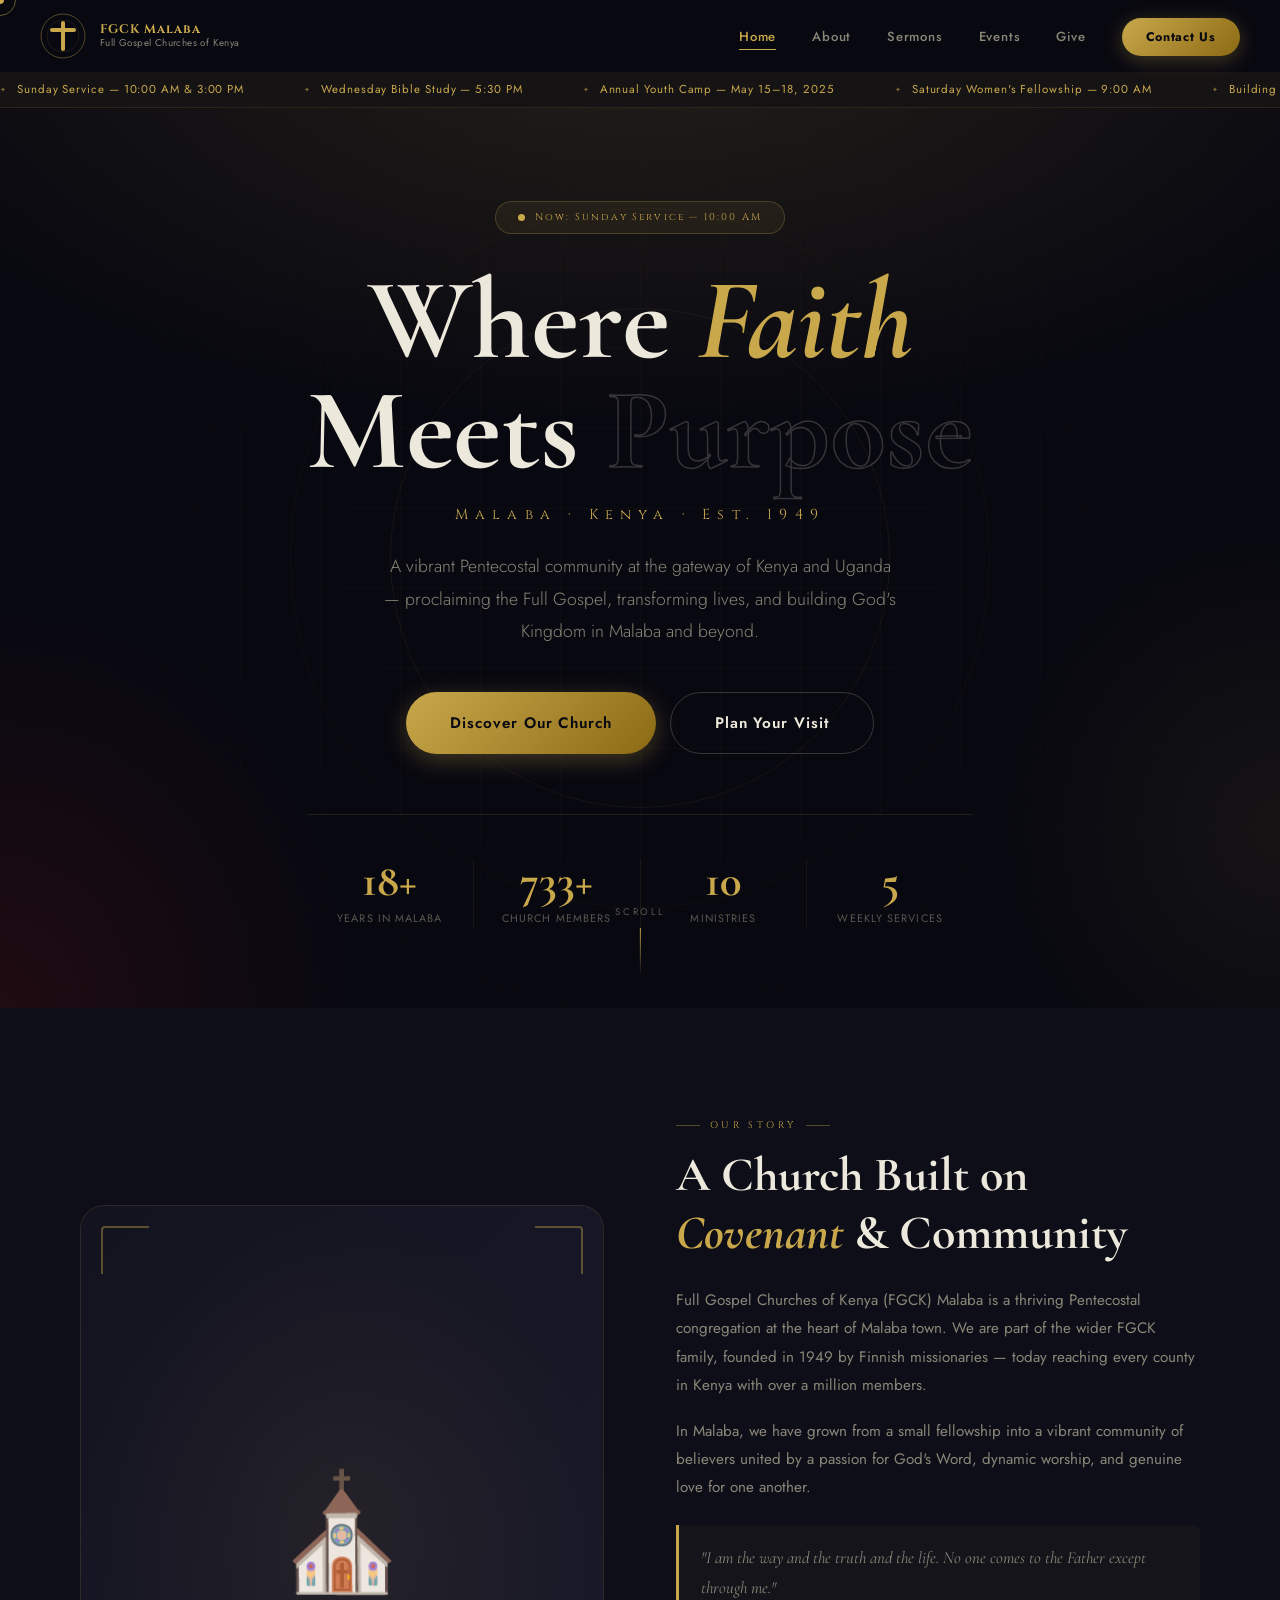
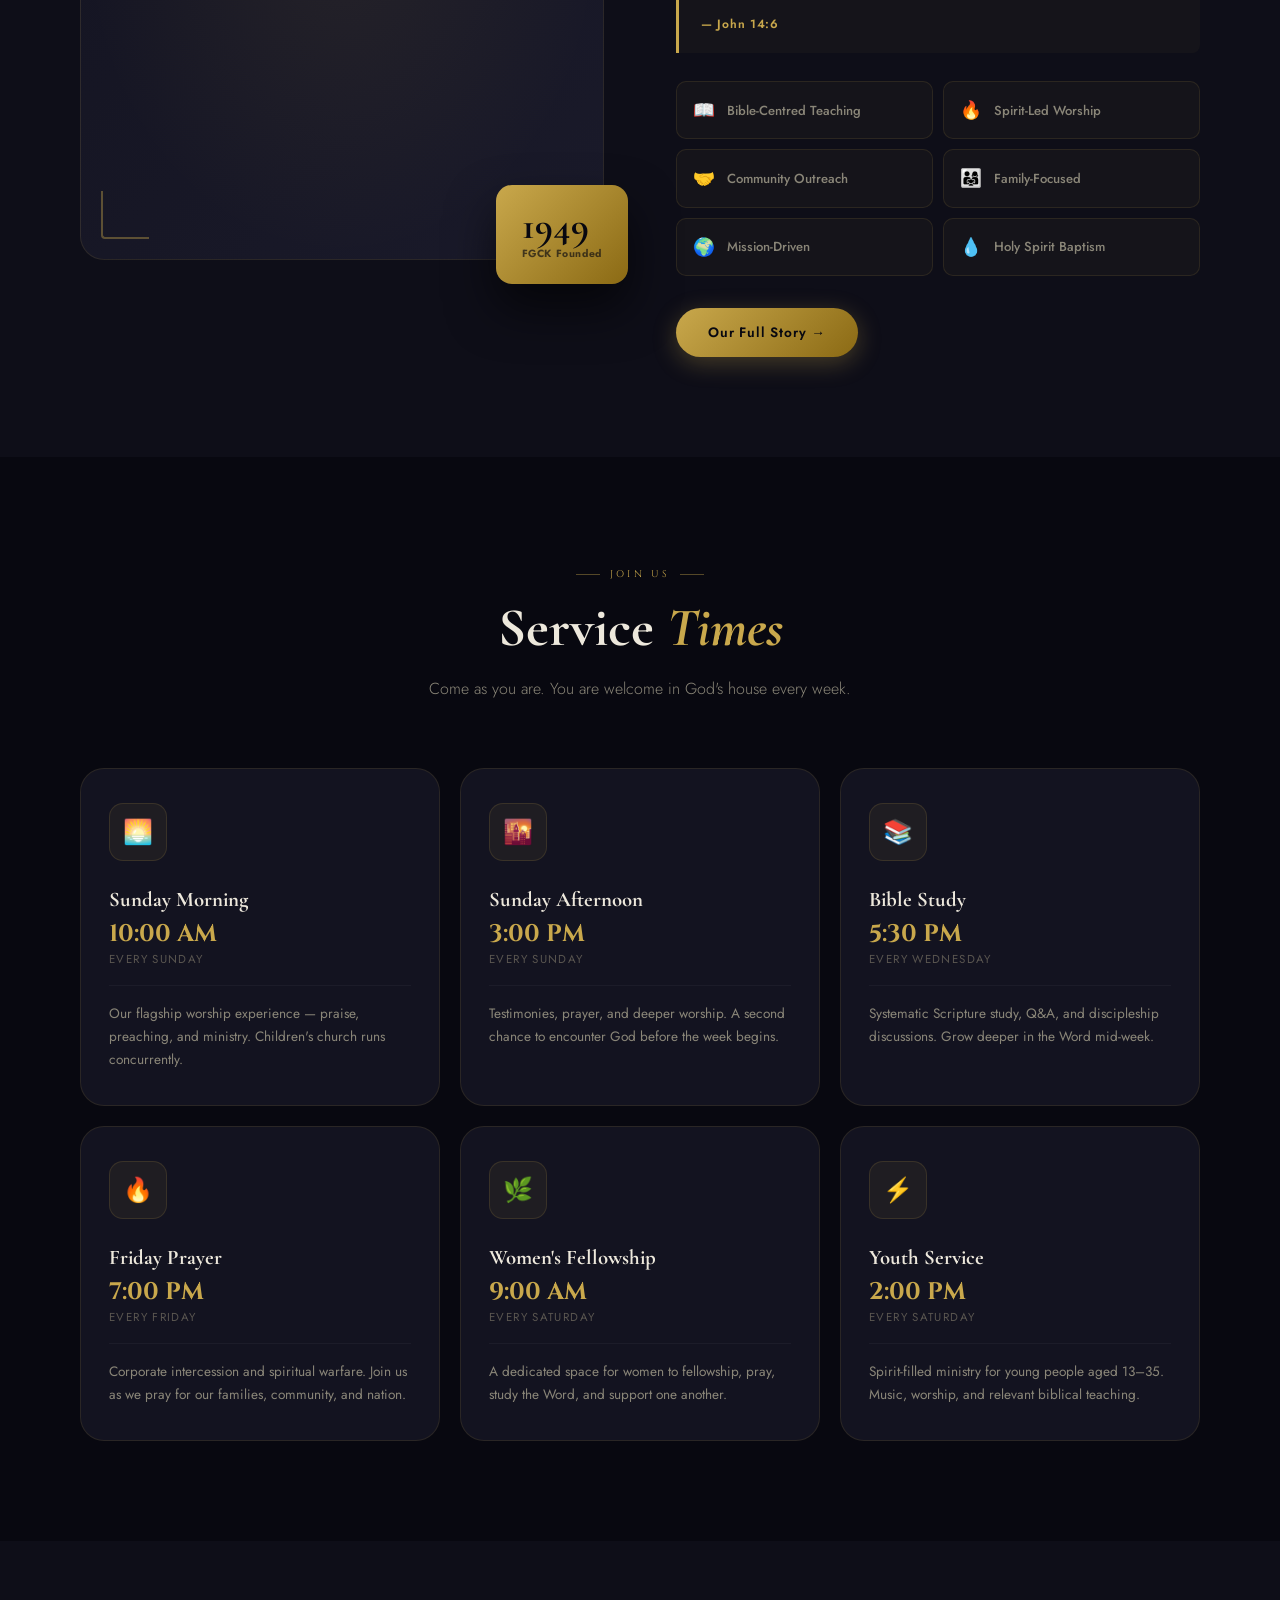
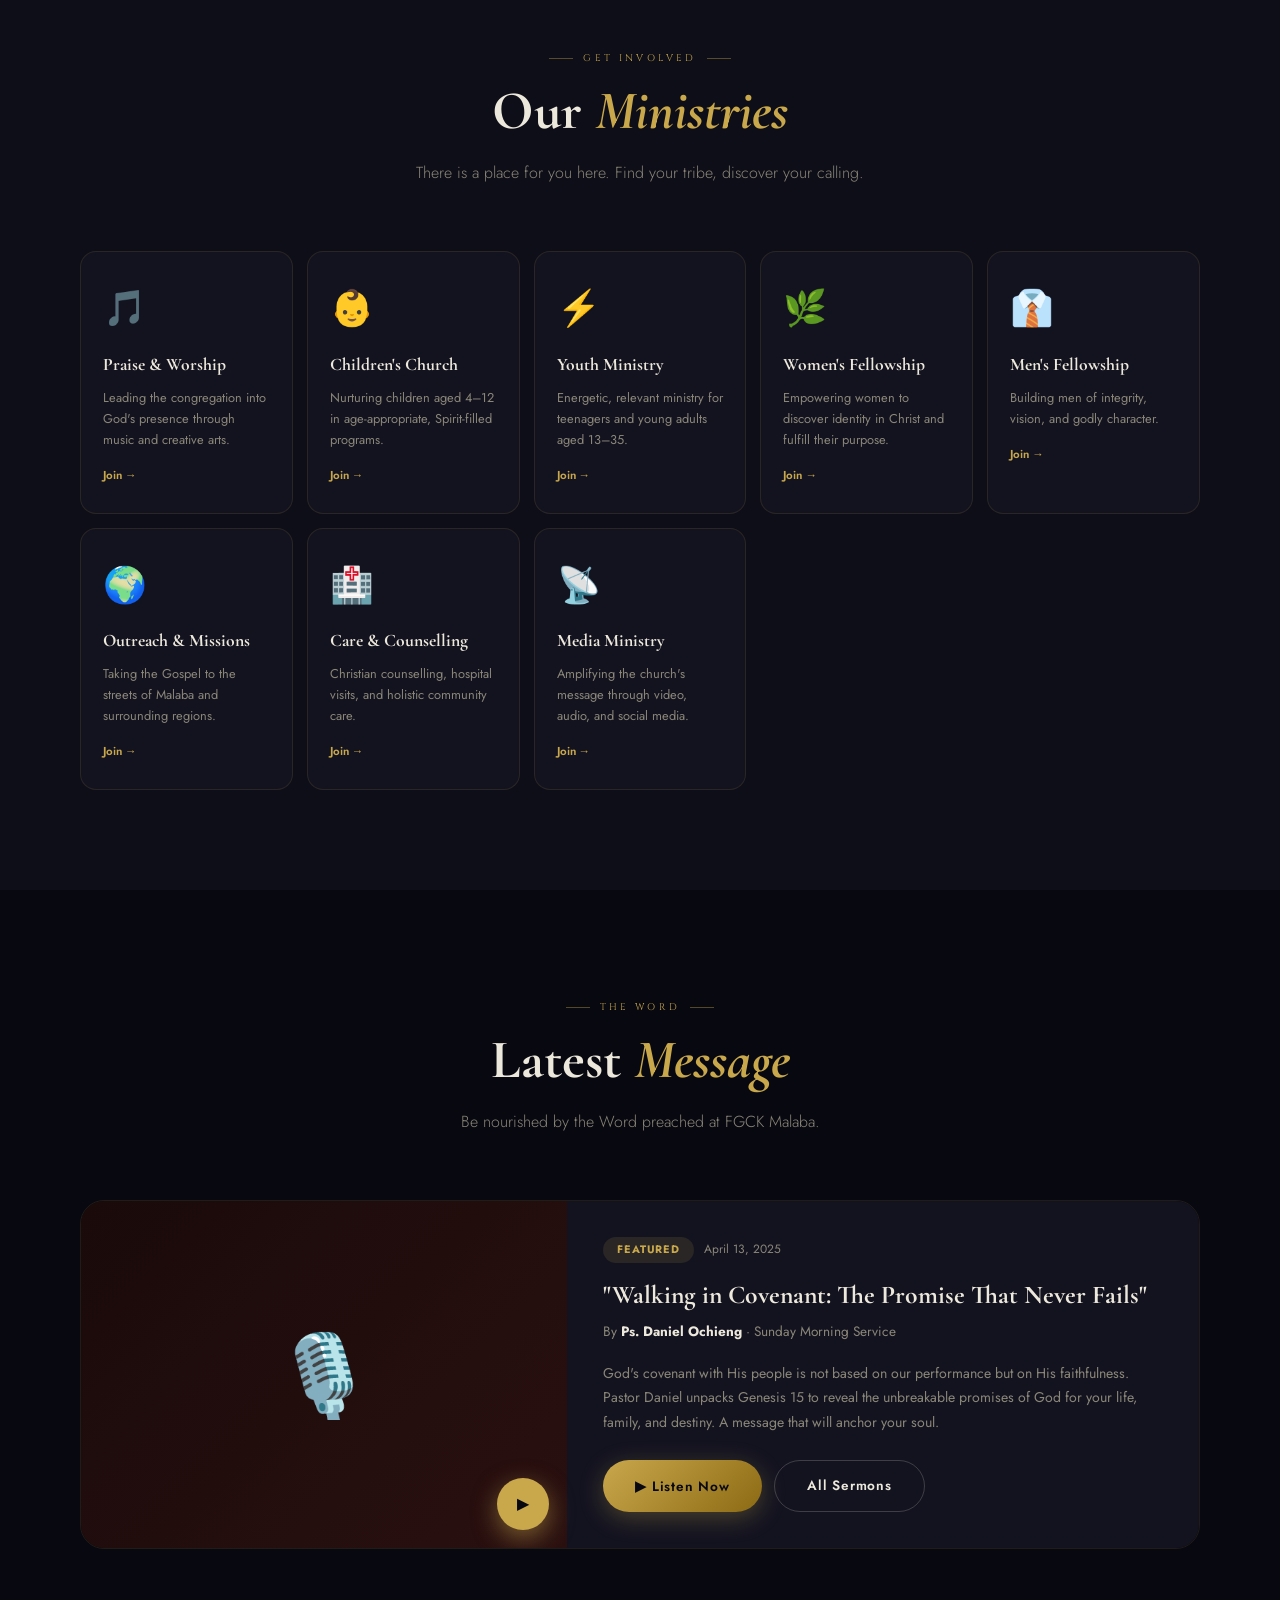
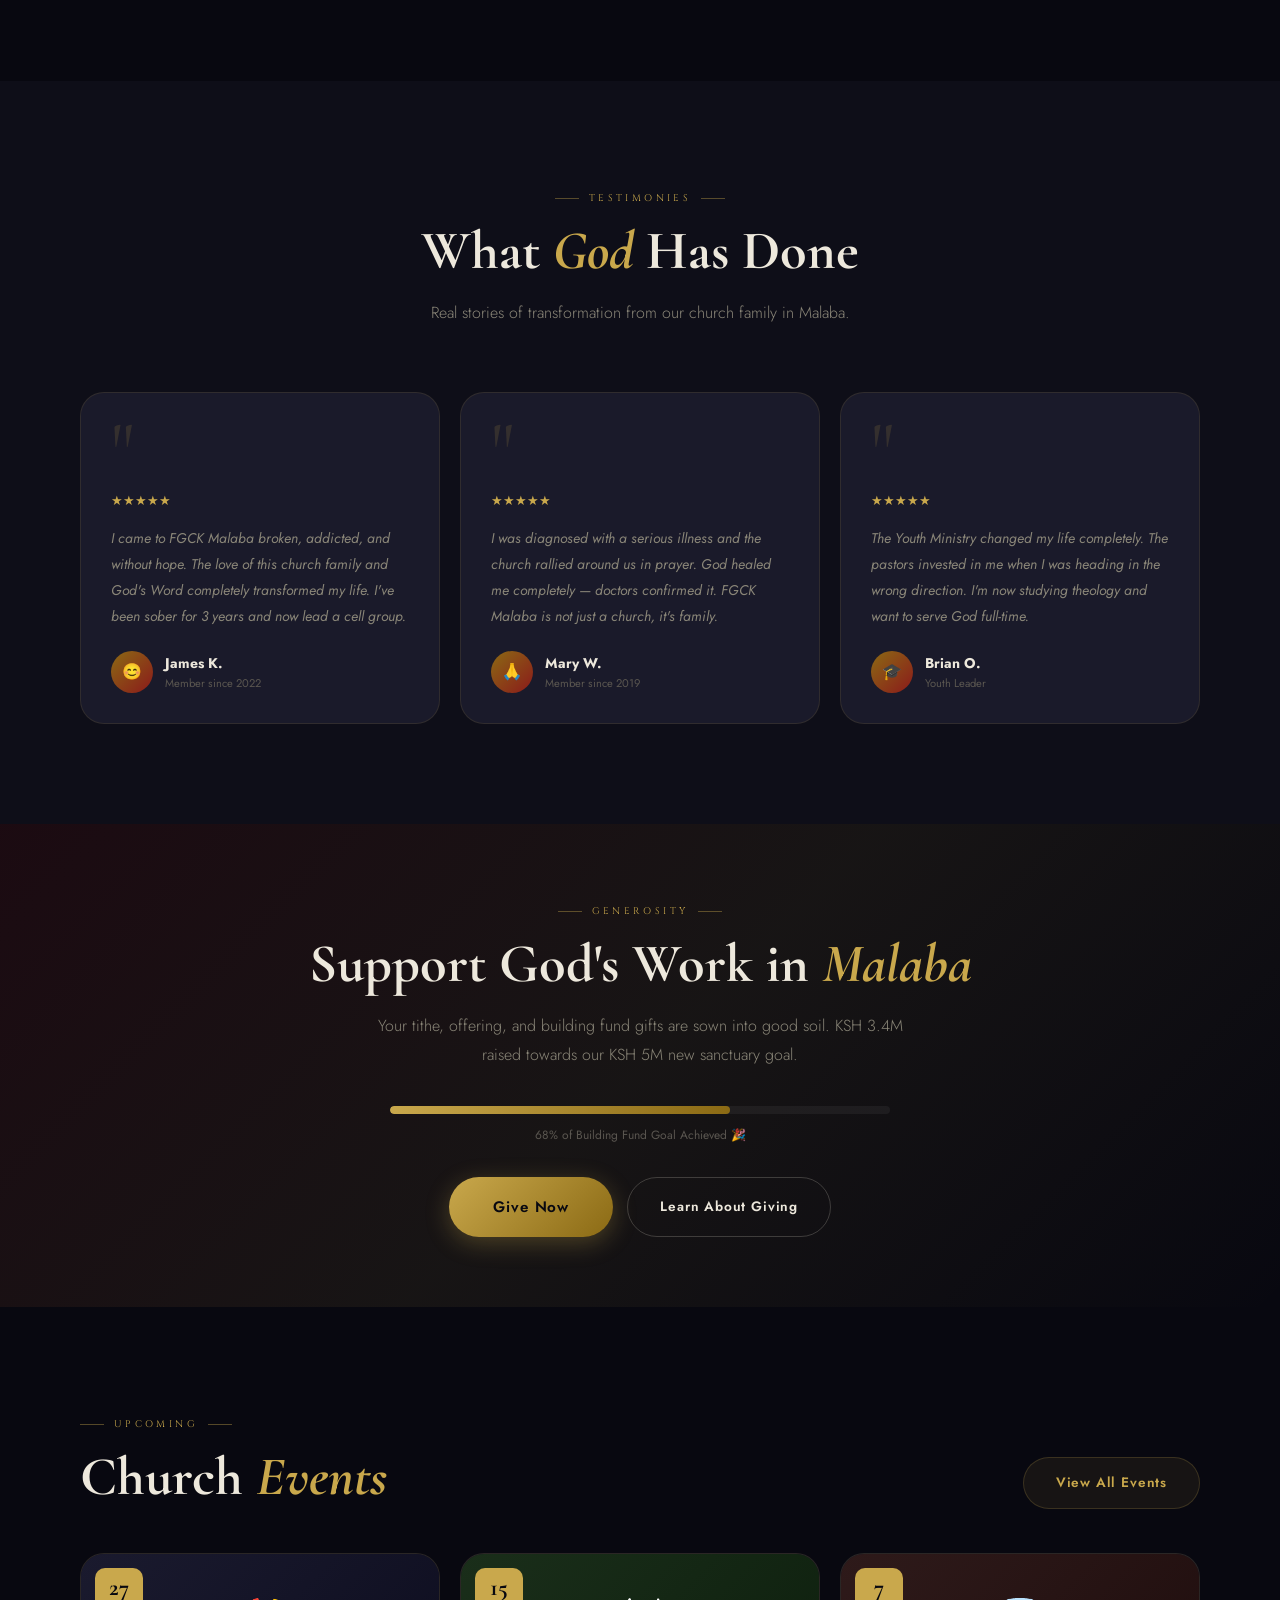
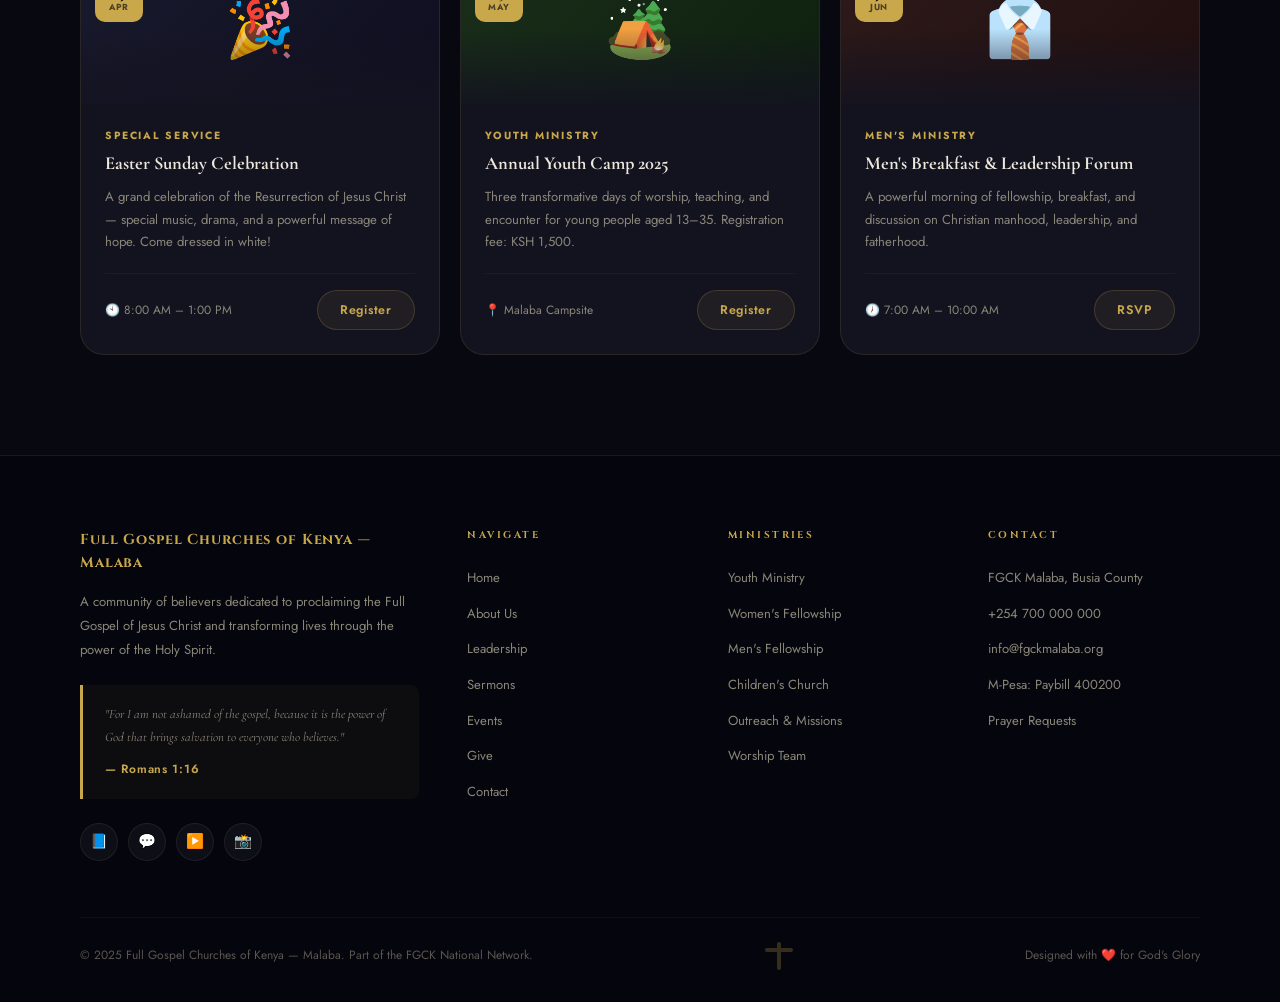
<file: index.html>
<!DOCTYPE html>
<html lang="en">
<head>
<meta charset="UTF-8">
<meta name="viewport" content="width=device-width,initial-scale=1">
<meta name="description" content="Full Gospel Churches of Kenya, Malaba — A vibrant Pentecostal church family at the gateway of Kenya and Uganda.">
<title>FGCK Malaba | Full Gospel Churches of Kenya</title>
<link rel="stylesheet" href="style.css">
</head>
<body>

<!-- PAGE LOADER -->
<div id="page-loader">
  <div class="loader-mark"><div class="loader-ring"></div></div>
  <span class="loader-label">FGCK MALABA</span>
</div>

<!-- CURSOR -->
<div class="cursor-dot"></div>
<div class="cursor-ring"></div>

<!-- NAVBAR -->
<nav class="site-nav" id="navbar">
  <a href="index.html" class="nav-logo">
    <div class="nav-logo-emblem">
      <svg viewBox="0 0 46 46" fill="none" xmlns="http://www.w3.org/2000/svg">
        <circle cx="23" cy="23" r="22" stroke="#C9A84C" stroke-width="1" opacity="0.4"/>
        <circle cx="23" cy="23" r="16" stroke="#C9A84C" stroke-width="0.5" opacity="0.25"/>
        <rect x="21" y="8" width="4" height="30" rx="2" fill="#C9A84C"/>
        <rect x="10" y="15" width="26" height="4" rx="2" fill="#C9A84C"/>
      </svg>
    </div>
    <div class="nav-logo-text">
      <div class="l1">FGCK Malaba</div>
      <div class="l2">Full Gospel Churches of Kenya</div>
    </div>
  </a>
  <ul class="nav-links">
    <li><a href="index.html" class="active">Home</a></li>
    <li><a href="about.html">About</a></li>
    <li><a href="sermons.html">Sermons</a></li>
    <li><a href="events.html">Events</a></li>
    <li><a href="give.html">Give</a></li>
    <li><a href="contact.html" class="nav-cta">Contact Us</a></li>
  </ul>
  <button class="nav-hamburger" aria-label="Open menu">
    <span></span><span></span><span></span>
  </button>
</nav>

<!-- MOBILE NAV -->
<nav class="mobile-nav">
  <a href="index.html">Home</a>
  <div class="mobile-nav-divider"></div>
  <a href="about.html">About Us</a>
  <a href="sermons.html">Sermons</a>
  <a href="events.html">Events</a>
  <a href="give.html">Give</a>
  <a href="contact.html">Contact</a>
</nav>

<!-- TICKER -->
<div class="ticker" style="margin-top:72px;">
  <div class="ticker-track">
    <span class="ticker-item">Sunday Service — 10:00 AM & 3:00 PM</span>
    <span class="ticker-item">Wednesday Bible Study — 5:30 PM</span>
    <span class="ticker-item">Annual Youth Camp — May 15–18, 2025</span>
    <span class="ticker-item">Saturday Women's Fellowship — 9:00 AM</span>
    <span class="ticker-item">Building Fund: KSH 3.4M of KSH 5M reached!</span>
    <span class="ticker-item">Sunday Service — 10:00 AM & 3:00 PM</span>
    <span class="ticker-item">Wednesday Bible Study — 5:30 PM</span>
    <span class="ticker-item">Annual Youth Camp — May 15–18, 2025</span>
    <span class="ticker-item">Saturday Women's Fellowship — 9:00 AM</span>
    <span class="ticker-item">Building Fund: KSH 3.4M of KSH 5M reached!</span>
  </div>
</div>

<!-- ═══════════════════════════════════════════════════════════
     HERO
     ═══════════════════════════════════════════════════════════ -->
<section class="home-hero">
  <div class="home-hero-bg"></div>
  <div class="home-hero-grid"></div>
  <div class="home-hero-particles" id="hero-particles"></div>
  <div class="home-hero-rings">
    <div class="h-ring" style="width:500px;height:500px;"></div>
    <div class="h-ring" style="width:700px;height:700px;opacity:0.5;"></div>
    <div class="h-ring" style="width:900px;height:900px;opacity:0.25;"></div>
  </div>
  <div class="home-hero-content">
    <div class="hero-badge"><div class="hero-live-dot"></div> Now: Sunday Service — 10:00 AM</div>
    <h1>
      Where <span class="line-gold">Faith</span><br>
      Meets <span class="line-outline">Purpose</span>
    </h1>
    <div class="hero-sub">Malaba · Kenya · Est. 1949</div>
    <p class="hero-desc">
      A vibrant Pentecostal community at the gateway of Kenya and Uganda — proclaiming the Full Gospel, transforming lives, and building God's Kingdom in Malaba and beyond.
    </p>
    <div class="hero-btns">
      <a href="about.html" class="btn btn-gold btn-lg">Discover Our Church</a>
      <a href="contact.html" class="btn btn-outline btn-lg">Plan Your Visit</a>
    </div>
    <div class="hero-stats" style="margin-top:60px;padding-top:44px;">
      <div class="hstat">
        <div class="hstat-n counter" data-target="20" data-suffix="+">0</div>
        <div class="hstat-l">Years in Malaba</div>
      </div>
      <div class="hstat">
        <div class="hstat-n counter" data-target="800" data-suffix="+">0</div>
        <div class="hstat-l">Church Members</div>
      </div>
      <div class="hstat">
        <div class="hstat-n counter" data-target="12">0</div>
        <div class="hstat-l">Ministries</div>
      </div>
      <div class="hstat">
        <div class="hstat-n counter" data-target="6">0</div>
        <div class="hstat-l">Weekly Services</div>
      </div>
    </div>
  </div>
  <div class="hero-scroll" onclick="document.querySelector('#home-about').scrollIntoView({behavior:'smooth'})">
    <span class="hero-scroll-label">Scroll</span>
    <div class="hero-scroll-bar"></div>
  </div>
</section>

<!-- ═══════════════════════════════════════════════════════════
     ABOUT SNIPPET
     ═══════════════════════════════════════════════════════════ -->
<section class="section section-dark" id="home-about">
  <div class="container">
    <div class="about-two-col">
      <div class="about-visual reveal left">
        <div class="about-frame">
          ⛪
          <div class="about-corner tl"></div>
          <div class="about-corner tr"></div>
          <div class="about-corner bl"></div>
          <div class="about-corner br"></div>
        </div>
        <div class="about-float-badge">
          <div class="afb-year">1949</div>
          <div class="afb-label">FGCK Founded</div>
        </div>
      </div>
      <div class="about-copy reveal right">
        <div class="stag">Our Story</div>
        <h2 class="stitle">A Church Built on <em>Covenant</em> & Community</h2>
        <p>Full Gospel Churches of Kenya (FGCK) Malaba is a thriving Pentecostal congregation at the heart of Malaba town. We are part of the wider FGCK family, founded in 1949 by Finnish missionaries — today reaching every county in Kenya with over a million members.</p>
        <p>In Malaba, we have grown from a small fellowship into a vibrant community of believers united by a passion for God's Word, dynamic worship, and genuine love for one another.</p>
        <div class="verse-block">"I am the way and the truth and the life. No one comes to the Father except through me." <cite>— John 14:6</cite></div>
        <div class="about-pillars">
          <div class="pillar"><span class="pillar-icon">📖</span>Bible-Centred Teaching</div>
          <div class="pillar"><span class="pillar-icon">🔥</span>Spirit-Led Worship</div>
          <div class="pillar"><span class="pillar-icon">🤝</span>Community Outreach</div>
          <div class="pillar"><span class="pillar-icon">👨‍👩‍👧</span>Family-Focused</div>
          <div class="pillar"><span class="pillar-icon">🌍</span>Mission-Driven</div>
          <div class="pillar"><span class="pillar-icon">💧</span>Holy Spirit Baptism</div>
        </div>
        <div style="margin-top:32px;">
          <a href="about.html" class="btn btn-gold">Our Full Story →</a>
        </div>
      </div>
    </div>
  </div>
</section>

<!-- ═══════════════════════════════════════════════════════════
     SERVICE TIMES
     ═══════════════════════════════════════════════════════════ -->
<section class="section section-deep">
  <div class="container">
    <div class="section-head center reveal">
      <div class="stag">Join Us</div>
      <h2 class="stitle">Service <em>Times</em></h2>
      <p class="sdesc">Come as you are. You are welcome in God's house every week.</p>
    </div>
    <div class="services-grid">
      <div class="svc-card reveal">
        <div class="svc-icon">🌅</div>
        <div class="svc-name">Sunday Morning</div>
        <div class="svc-time">10:00 AM</div>
        <div class="svc-day">Every Sunday</div>
        <div class="svc-desc">Our flagship worship experience — praise, preaching, and ministry. Children's church runs concurrently.</div>
      </div>
      <div class="svc-card reveal">
        <div class="svc-icon">🌇</div>
        <div class="svc-name">Sunday Afternoon</div>
        <div class="svc-time">3:00 PM</div>
        <div class="svc-day">Every Sunday</div>
        <div class="svc-desc">Testimonies, prayer, and deeper worship. A second chance to encounter God before the week begins.</div>
      </div>
      <div class="svc-card reveal">
        <div class="svc-icon">📚</div>
        <div class="svc-name">Bible Study</div>
        <div class="svc-time">5:30 PM</div>
        <div class="svc-day">Every Wednesday</div>
        <div class="svc-desc">Systematic Scripture study, Q&A, and discipleship discussions. Grow deeper in the Word mid-week.</div>
      </div>
      <div class="svc-card reveal">
        <div class="svc-icon">🔥</div>
        <div class="svc-name">Friday Prayer</div>
        <div class="svc-time">7:00 PM</div>
        <div class="svc-day">Every Friday</div>
        <div class="svc-desc">Corporate intercession and spiritual warfare. Join us as we pray for our families, community, and nation.</div>
      </div>
      <div class="svc-card reveal">
        <div class="svc-icon">🌿</div>
        <div class="svc-name">Women's Fellowship</div>
        <div class="svc-time">9:00 AM</div>
        <div class="svc-day">Every Saturday</div>
        <div class="svc-desc">A dedicated space for women to fellowship, pray, study the Word, and support one another.</div>
      </div>
      <div class="svc-card reveal">
        <div class="svc-icon">⚡</div>
        <div class="svc-name">Youth Service</div>
        <div class="svc-time">2:00 PM</div>
        <div class="svc-day">Every Saturday</div>
        <div class="svc-desc">Spirit-filled ministry for young people aged 13–35. Music, worship, and relevant biblical teaching.</div>
      </div>
    </div>
  </div>
</section>

<!-- ═══════════════════════════════════════════════════════════
     MINISTRIES OVERVIEW
     ═══════════════════════════════════════════════════════════ -->
<section class="section section-dark">
  <div class="container">
    <div class="section-head center reveal">
      <div class="stag">Get Involved</div>
      <h2 class="stitle">Our <em>Ministries</em></h2>
      <p class="sdesc">There is a place for you here. Find your tribe, discover your calling.</p>
    </div>
    <div class="min-grid">
      <div class="min-card reveal" style="--mc:#C9A84C"><span class="min-emoji">🎵</span><div class="min-name">Praise & Worship</div><div class="min-desc">Leading the congregation into God's presence through music and creative arts.</div><div class="min-cta">Join →</div></div>
      <div class="min-card reveal" style="--mc:#E87A7A"><span class="min-emoji">👶</span><div class="min-name">Children's Church</div><div class="min-desc">Nurturing children aged 4–12 in age-appropriate, Spirit-filled programs.</div><div class="min-cta">Join →</div></div>
      <div class="min-card reveal" style="--mc:#7AB8E8"><span class="min-emoji">⚡</span><div class="min-name">Youth Ministry</div><div class="min-desc">Energetic, relevant ministry for teenagers and young adults aged 13–35.</div><div class="min-cta">Join →</div></div>
      <div class="min-card reveal" style="--mc:#7AE87A"><span class="min-emoji">🌿</span><div class="min-name">Women's Fellowship</div><div class="min-desc">Empowering women to discover identity in Christ and fulfill their purpose.</div><div class="min-cta">Join →</div></div>
      <div class="min-card reveal" style="--mc:#8B6A14"><span class="min-emoji">👔</span><div class="min-name">Men's Fellowship</div><div class="min-desc">Building men of integrity, vision, and godly character.</div><div class="min-cta">Join →</div></div>
      <div class="min-card reveal" style="--mc:#E8A87A"><span class="min-emoji">🌍</span><div class="min-name">Outreach & Missions</div><div class="min-desc">Taking the Gospel to the streets of Malaba and surrounding regions.</div><div class="min-cta">Join →</div></div>
      <div class="min-card reveal" style="--mc:#C97AC9"><span class="min-emoji">🏥</span><div class="min-name">Care & Counselling</div><div class="min-desc">Christian counselling, hospital visits, and holistic community care.</div><div class="min-cta">Join →</div></div>
      <div class="min-card reveal" style="--mc:#7AC9C9"><span class="min-emoji">📡</span><div class="min-name">Media Ministry</div><div class="min-desc">Amplifying the church's message through video, audio, and social media.</div><div class="min-cta">Join →</div></div>
    </div>
  </div>
</section>

<!-- ═══════════════════════════════════════════════════════════
     LATEST SERMON
     ═══════════════════════════════════════════════════════════ -->
<section class="section section-deep">
  <div class="container">
    <div class="section-head center reveal">
      <div class="stag">The Word</div>
      <h2 class="stitle">Latest <em>Message</em></h2>
      <p class="sdesc">Be nourished by the Word preached at FGCK Malaba.</p>
    </div>
    <div class="sermon-featured-grid reveal">
      <div class="sf-thumb">🎙️<div class="sf-play">▶</div></div>
      <div class="sf-info">
        <div class="sf-meta"><span class="tag tag-gold">Featured</span><span style="font-size:0.75rem;color:var(--text-muted);">April 13, 2025</span></div>
        <div class="sf-title">"Walking in Covenant: The Promise That Never Fails"</div>
        <div class="sf-speaker">By <strong>Ps. Daniel Ochieng</strong> · Sunday Morning Service</div>
        <div class="sf-excerpt">God's covenant with His people is not based on our performance but on His faithfulness. Pastor Daniel unpacks Genesis 15 to reveal the unbreakable promises of God for your life, family, and destiny. A message that will anchor your soul.</div>
        <div style="display:flex;gap:12px;flex-wrap:wrap;">
          <button class="btn btn-gold" onclick="showModal('listenModal')">▶ Listen Now</button>
          <a href="sermons.html" class="btn btn-outline">All Sermons</a>
        </div>
      </div>
    </div>
  </div>
</section>

<!-- ═══════════════════════════════════════════════════════════
     TESTIMONIALS
     ═══════════════════════════════════════════════════════════ -->
<section class="section section-dark">
  <div class="container">
    <div class="section-head center reveal">
      <div class="stag">Testimonies</div>
      <h2 class="stitle">What <em>God</em> Has Done</h2>
      <p class="sdesc">Real stories of transformation from our church family in Malaba.</p>
    </div>
    <div class="testi-grid">
      <div class="testi-card reveal">
        <span class="testi-quote-mark">"</span>
        <div class="testi-stars">★★★★★</div>
        <div class="testi-text">I came to FGCK Malaba broken, addicted, and without hope. The love of this church family and God's Word completely transformed my life. I've been sober for 3 years and now lead a cell group.</div>
        <div class="testi-author">
          <div class="testi-avatar">😊</div>
          <div><div class="testi-name">James K.</div><div class="testi-role">Member since 2022</div></div>
        </div>
      </div>
      <div class="testi-card reveal">
        <span class="testi-quote-mark">"</span>
        <div class="testi-stars">★★★★★</div>
        <div class="testi-text">I was diagnosed with a serious illness and the church rallied around us in prayer. God healed me completely — doctors confirmed it. FGCK Malaba is not just a church, it's family.</div>
        <div class="testi-author">
          <div class="testi-avatar">🙏</div>
          <div><div class="testi-name">Mary W.</div><div class="testi-role">Member since 2019</div></div>
        </div>
      </div>
      <div class="testi-card reveal">
        <span class="testi-quote-mark">"</span>
        <div class="testi-stars">★★★★★</div>
        <div class="testi-text">The Youth Ministry changed my life completely. The pastors invested in me when I was heading in the wrong direction. I'm now studying theology and want to serve God full-time.</div>
        <div class="testi-author">
          <div class="testi-avatar">🎓</div>
          <div><div class="testi-name">Brian O.</div><div class="testi-role">Youth Leader</div></div>
        </div>
      </div>
    </div>
  </div>
</section>

<!-- ═══════════════════════════════════════════════════════════
     GIVE CTA STRIP
     ═══════════════════════════════════════════════════════════ -->
<section class="section-sm give-section" style="background:linear-gradient(135deg,rgba(139,26,26,0.15),rgba(201,168,76,0.08),rgba(8,8,16,0));padding-top:70px;padding-bottom:70px;">
  <div class="container" style="text-align:center;">
    <div class="stag reveal" style="justify-content:center;">Generosity</div>
    <h2 class="stitle reveal" style="margin-bottom:16px;">Support God's Work in <em>Malaba</em></h2>
    <p class="sdesc reveal" style="margin:0 auto 36px;">Your tithe, offering, and building fund gifts are sown into good soil. KSH 3.4M raised towards our KSH 5M new sanctuary goal.</p>
    <div class="progress-bg reveal" style="max-width:500px;margin:0 auto 12px;height:8px;">
      <div class="progress-fill"></div>
    </div>
    <p style="font-size:0.75rem;color:var(--text-dim);margin-bottom:32px;">68% of Building Fund Goal Achieved 🎉</p>
    <div class="reveal" style="display:flex;gap:14px;justify-content:center;flex-wrap:wrap;">
      <a href="give.html" class="btn btn-gold btn-lg">Give Now</a>
      <a href="give.html" class="btn btn-outline">Learn About Giving</a>
    </div>
  </div>
</section>

<!-- ═══════════════════════════════════════════════════════════
     UPCOMING EVENTS STRIP
     ═══════════════════════════════════════════════════════════ -->
<section class="section section-deep">
  <div class="container">
    <div style="display:flex;align-items:flex-end;justify-content:space-between;flex-wrap:wrap;gap:16px;margin-bottom:44px;" class="reveal">
      <div>
        <div class="stag">Upcoming</div>
        <h2 class="stitle" style="margin-bottom:0;">Church <em>Events</em></h2>
      </div>
      <a href="events.html" class="btn btn-ghost">View All Events</a>
    </div>
    <div class="events-grid">
      <div class="ev-card reveal">
        <div class="ev-banner" style="background:linear-gradient(135deg,#1a1a2e,#0e0e20);">🎉<div class="ev-date-pill"><div class="d">27</div><div class="m">Apr</div></div></div>
        <div class="ev-body">
          <div class="ev-cat">Special Service</div>
          <div class="ev-title">Easter Sunday Celebration</div>
          <div class="ev-desc">A grand celebration of the Resurrection of Jesus Christ — special music, drama, and a powerful message of hope. Come dressed in white!</div>
          <div class="ev-footer"><div class="ev-time">🕙 8:00 AM – 1:00 PM</div><button class="btn btn-ghost btn-sm" onclick="showModal('eventModal')">Register</button></div>
        </div>
      </div>
      <div class="ev-card reveal">
        <div class="ev-banner" style="background:linear-gradient(135deg,#1a2e1a,#0e200e);">🏕️<div class="ev-date-pill"><div class="d">15</div><div class="m">May</div></div></div>
        <div class="ev-body">
          <div class="ev-cat">Youth Ministry</div>
          <div class="ev-title">Annual Youth Camp 2025</div>
          <div class="ev-desc">Three transformative days of worship, teaching, and encounter for young people aged 13–35. Registration fee: KSH 1,500.</div>
          <div class="ev-footer"><div class="ev-time">📍 Malaba Campsite</div><button class="btn btn-ghost btn-sm" onclick="showModal('eventModal')">Register</button></div>
        </div>
      </div>
      <div class="ev-card reveal">
        <div class="ev-banner" style="background:linear-gradient(135deg,#2e1a1a,#200e0e);">👔<div class="ev-date-pill"><div class="d">7</div><div class="m">Jun</div></div></div>
        <div class="ev-body">
          <div class="ev-cat">Men's Ministry</div>
          <div class="ev-title">Men's Breakfast & Leadership Forum</div>
          <div class="ev-desc">A powerful morning of fellowship, breakfast, and discussion on Christian manhood, leadership, and fatherhood.</div>
          <div class="ev-footer"><div class="ev-time">🕖 7:00 AM – 10:00 AM</div><button class="btn btn-ghost btn-sm" onclick="showModal('eventModal')">RSVP</button></div>
        </div>
      </div>
    </div>
  </div>
</section>

<!-- FOOTER -->
<footer class="site-footer">
  <div class="footer-inner">
    <div class="footer-brand">
      <h3>Full Gospel Churches of Kenya — Malaba</h3>
      <p>A community of believers dedicated to proclaiming the Full Gospel of Jesus Christ and transforming lives through the power of the Holy Spirit.</p>
      <div class="verse-block" style="font-size:0.8rem;">"For I am not ashamed of the gospel, because it is the power of God that brings salvation to everyone who believes." <cite>— Romans 1:16</cite></div>
      <div class="footer-socials">
        <div class="footer-social" title="Facebook">📘</div>
        <div class="footer-social" title="WhatsApp">💬</div>
        <div class="footer-social" title="YouTube">▶️</div>
        <div class="footer-social" title="Instagram">📸</div>
      </div>
    </div>
    <div class="footer-col">
      <h4>Navigate</h4>
      <ul>
        <li><a href="index.html">Home</a></li>
        <li><a href="about.html">About Us</a></li>
        <li><a href="about.html#leadership">Leadership</a></li>
        <li><a href="sermons.html">Sermons</a></li>
        <li><a href="events.html">Events</a></li>
        <li><a href="give.html">Give</a></li>
        <li><a href="contact.html">Contact</a></li>
      </ul>
    </div>
    <div class="footer-col">
      <h4>Ministries</h4>
      <ul>
        <li><a href="about.html#ministries">Youth Ministry</a></li>
        <li><a href="about.html#ministries">Women's Fellowship</a></li>
        <li><a href="about.html#ministries">Men's Fellowship</a></li>
        <li><a href="about.html#ministries">Children's Church</a></li>
        <li><a href="about.html#ministries">Outreach & Missions</a></li>
        <li><a href="about.html#ministries">Worship Team</a></li>
      </ul>
    </div>
    <div class="footer-col">
      <h4>Contact</h4>
      <ul>
        <li><a href="#">FGCK Malaba, Busia County</a></li>
        <li><a href="tel:+254700000000">+254 700 000 000</a></li>
        <li><a href="mailto:info@fgckmalaba.org">info@fgckmalaba.org</a></li>
        <li><a href="#">M-Pesa: Paybill 400200</a></li>
        <li><a href="contact.html">Prayer Requests</a></li>
      </ul>
    </div>
  </div>
  <div class="footer-bar">
    <p>© 2025 Full Gospel Churches of Kenya — Malaba. Part of the FGCK National Network.</p>
    <div class="footer-cross"></div>
    <p>Designed with ❤️ for God's Glory</p>
  </div>
</footer>

<button id="btt" aria-label="Back to top">↑</button>

<!-- MODALS -->
<div class="overlay" id="listenModal">
  <div class="modal">
    <button class="modal-x" onclick="hideModal('listenModal')">✕</button>
    <div class="modal-icon">🎙️</div>
    <h3>Sermon Player</h3>
    <p>To access our full sermon library with audio and video, visit our YouTube channel or subscribe to our podcast. We post every Sunday message within 24 hours.</p>
    <button class="btn btn-gold btn-block" onclick="hideModal('listenModal')">Got it — Amen!</button>
  </div>
</div>
<div class="overlay" id="eventModal">
  <div class="modal">
    <button class="modal-x" onclick="hideModal('eventModal')">✕</button>
    <div class="modal-icon">🎉</div>
    <h3>Registration Received</h3>
    <p>Thank you for your interest! Our events team will reach out via WhatsApp to confirm your registration. You can also call us on <strong style="color:var(--gold)">+254 700 000 000</strong>.</p>
    <button class="btn btn-gold btn-block" onclick="hideModal('eventModal')">Wonderful — Close</button>
  </div>
</div>

<script src="main.js"></script>
</body>
</html>
</file>
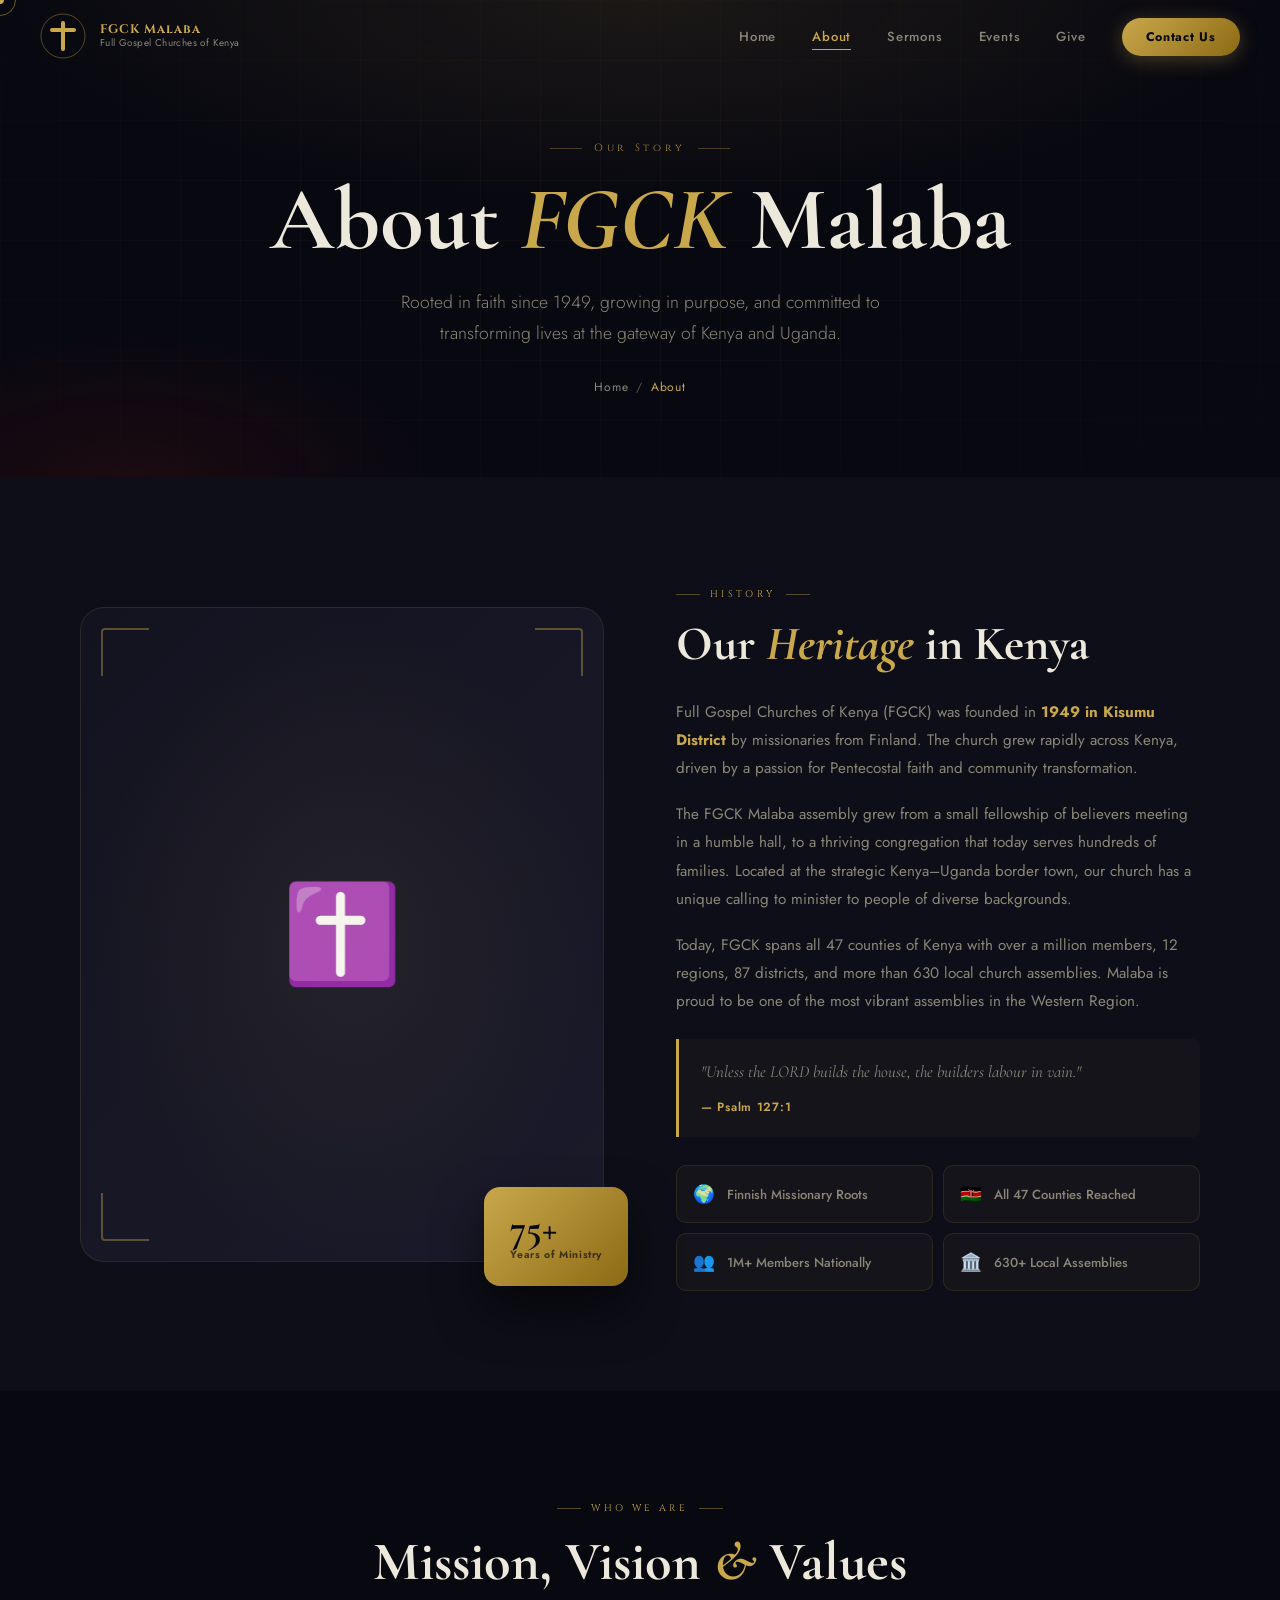
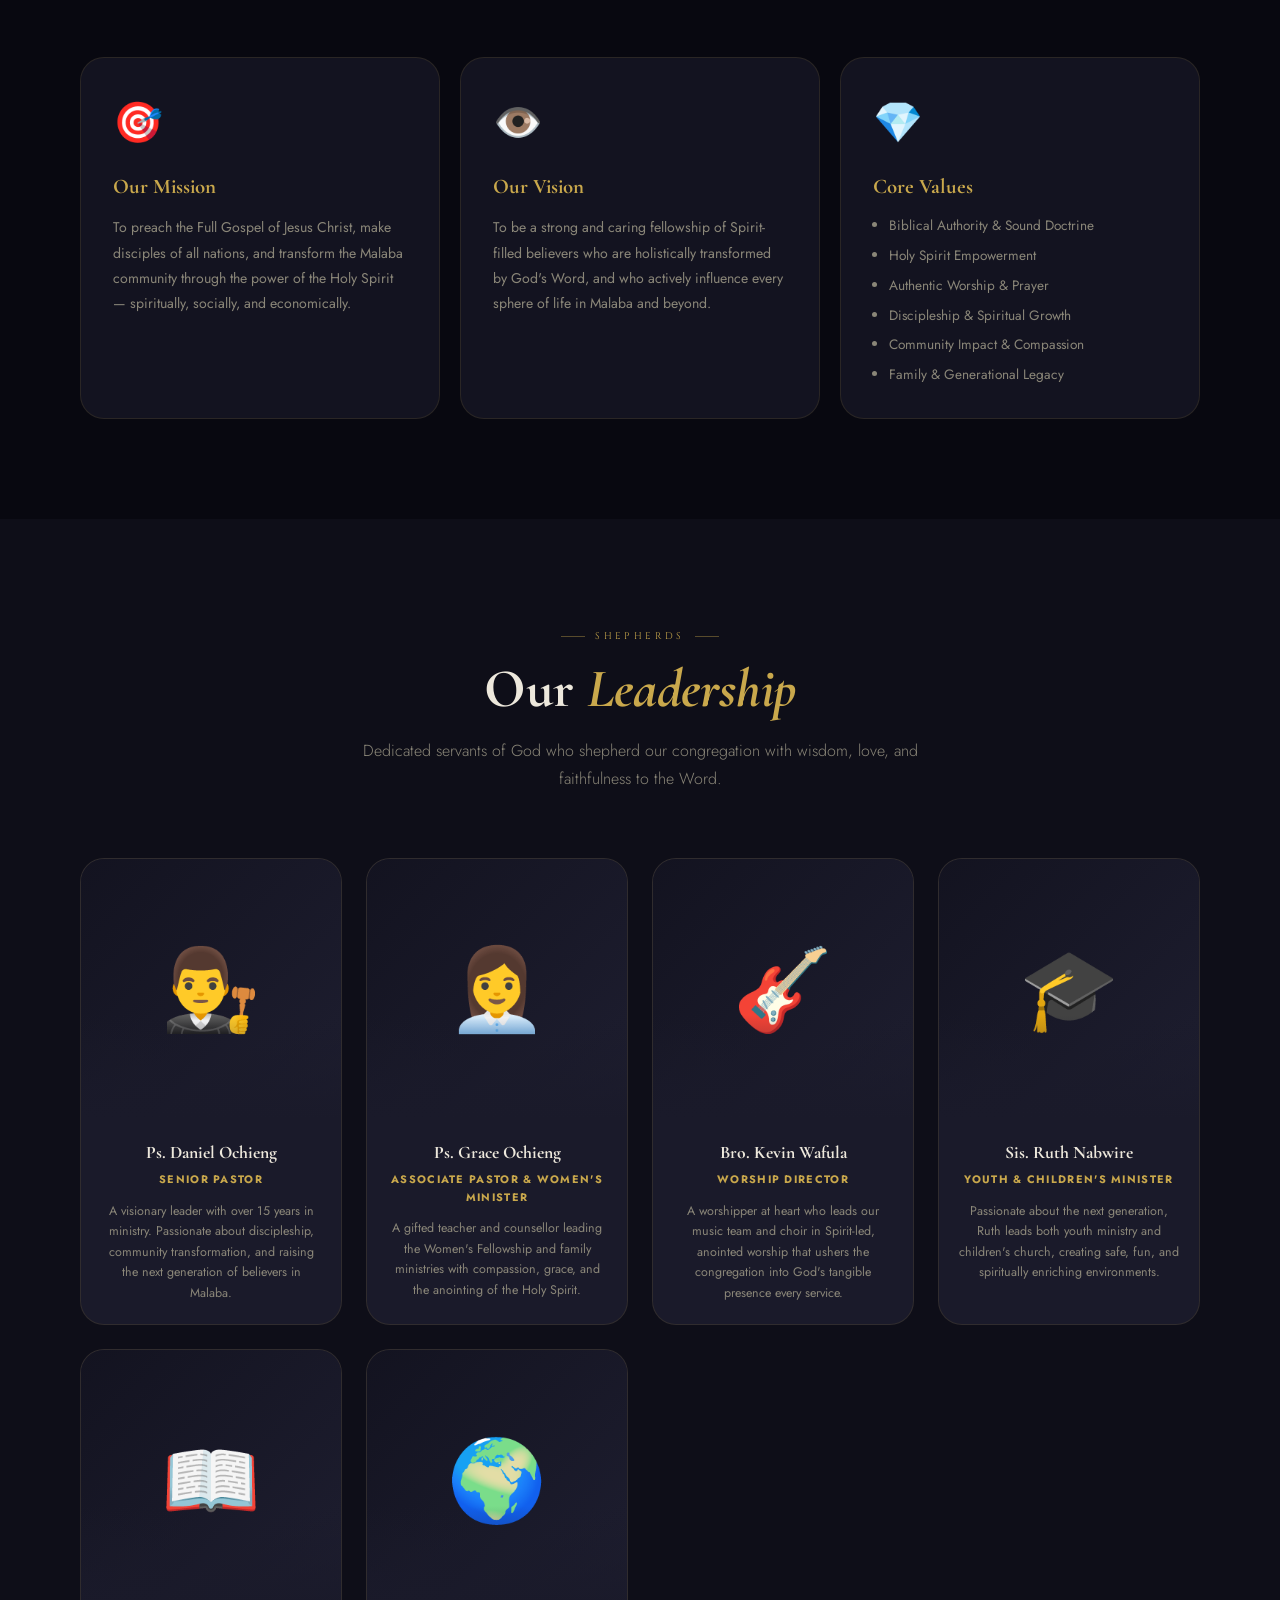
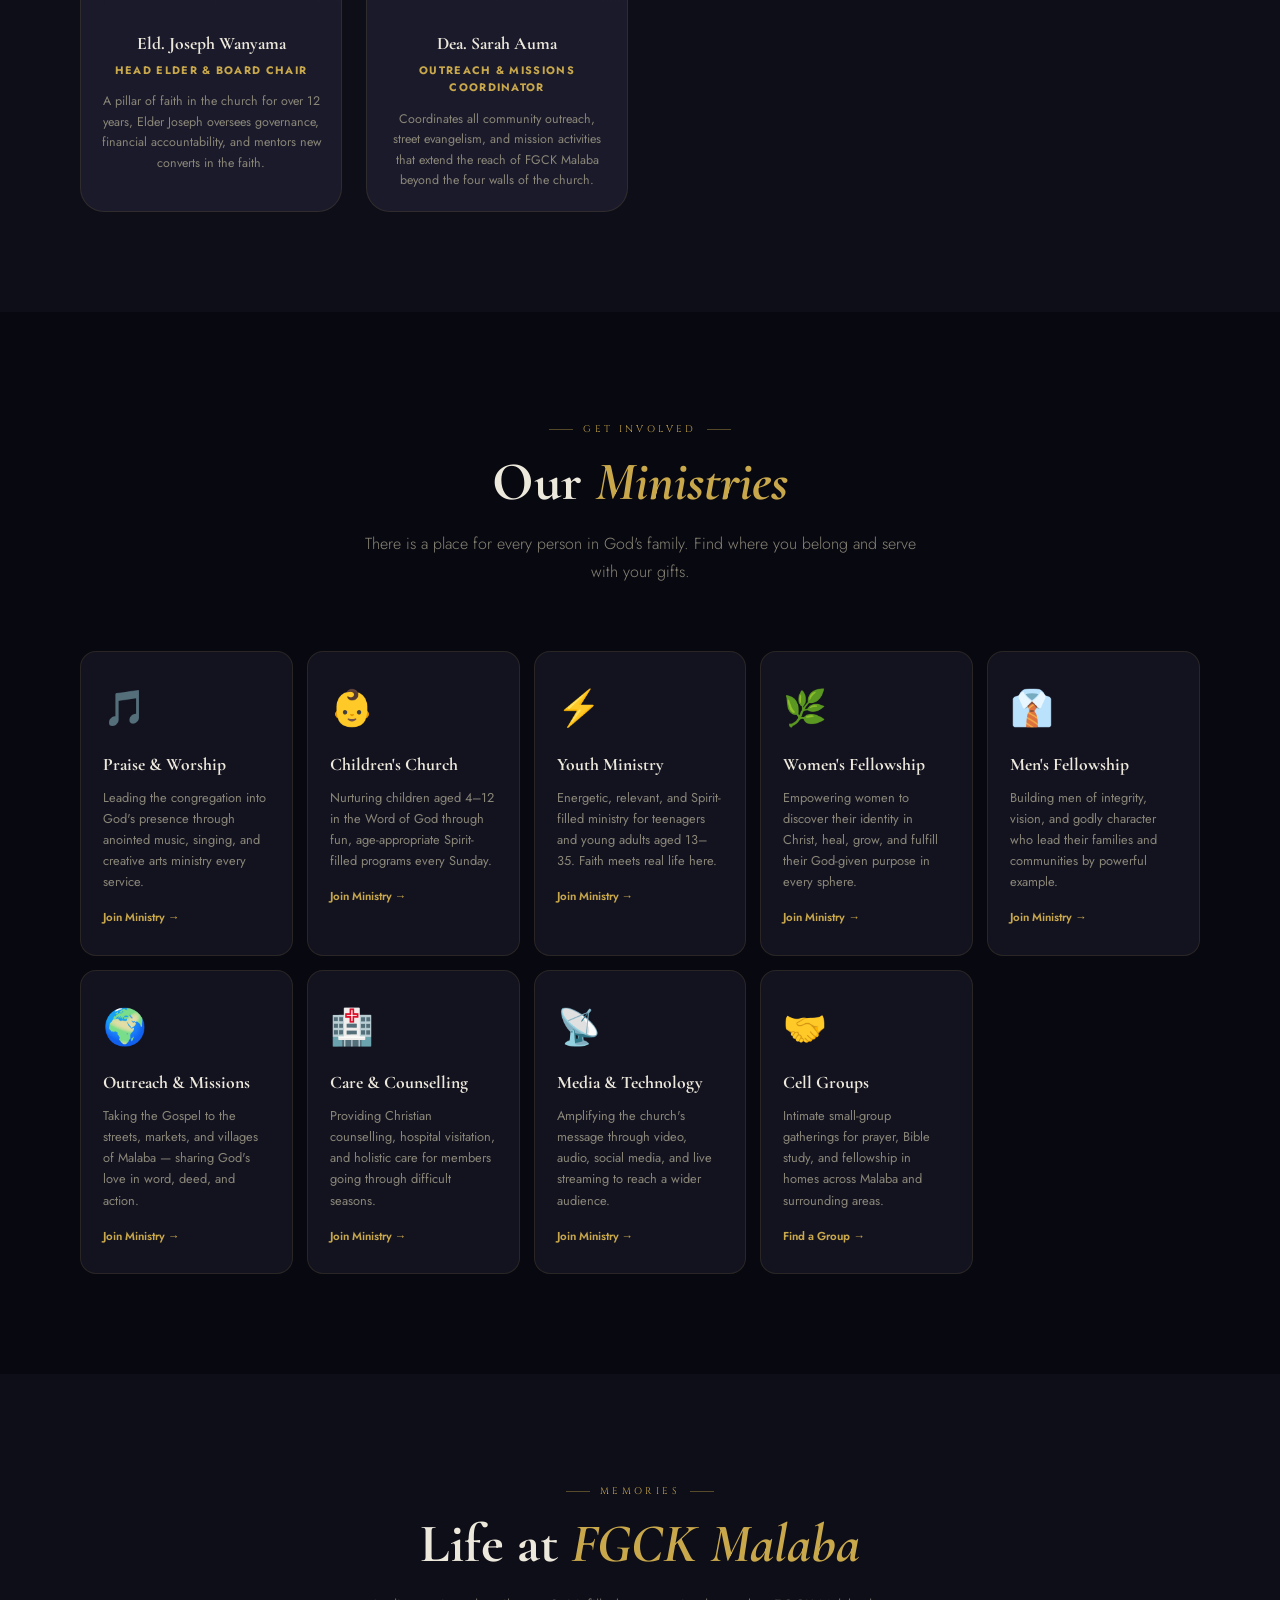
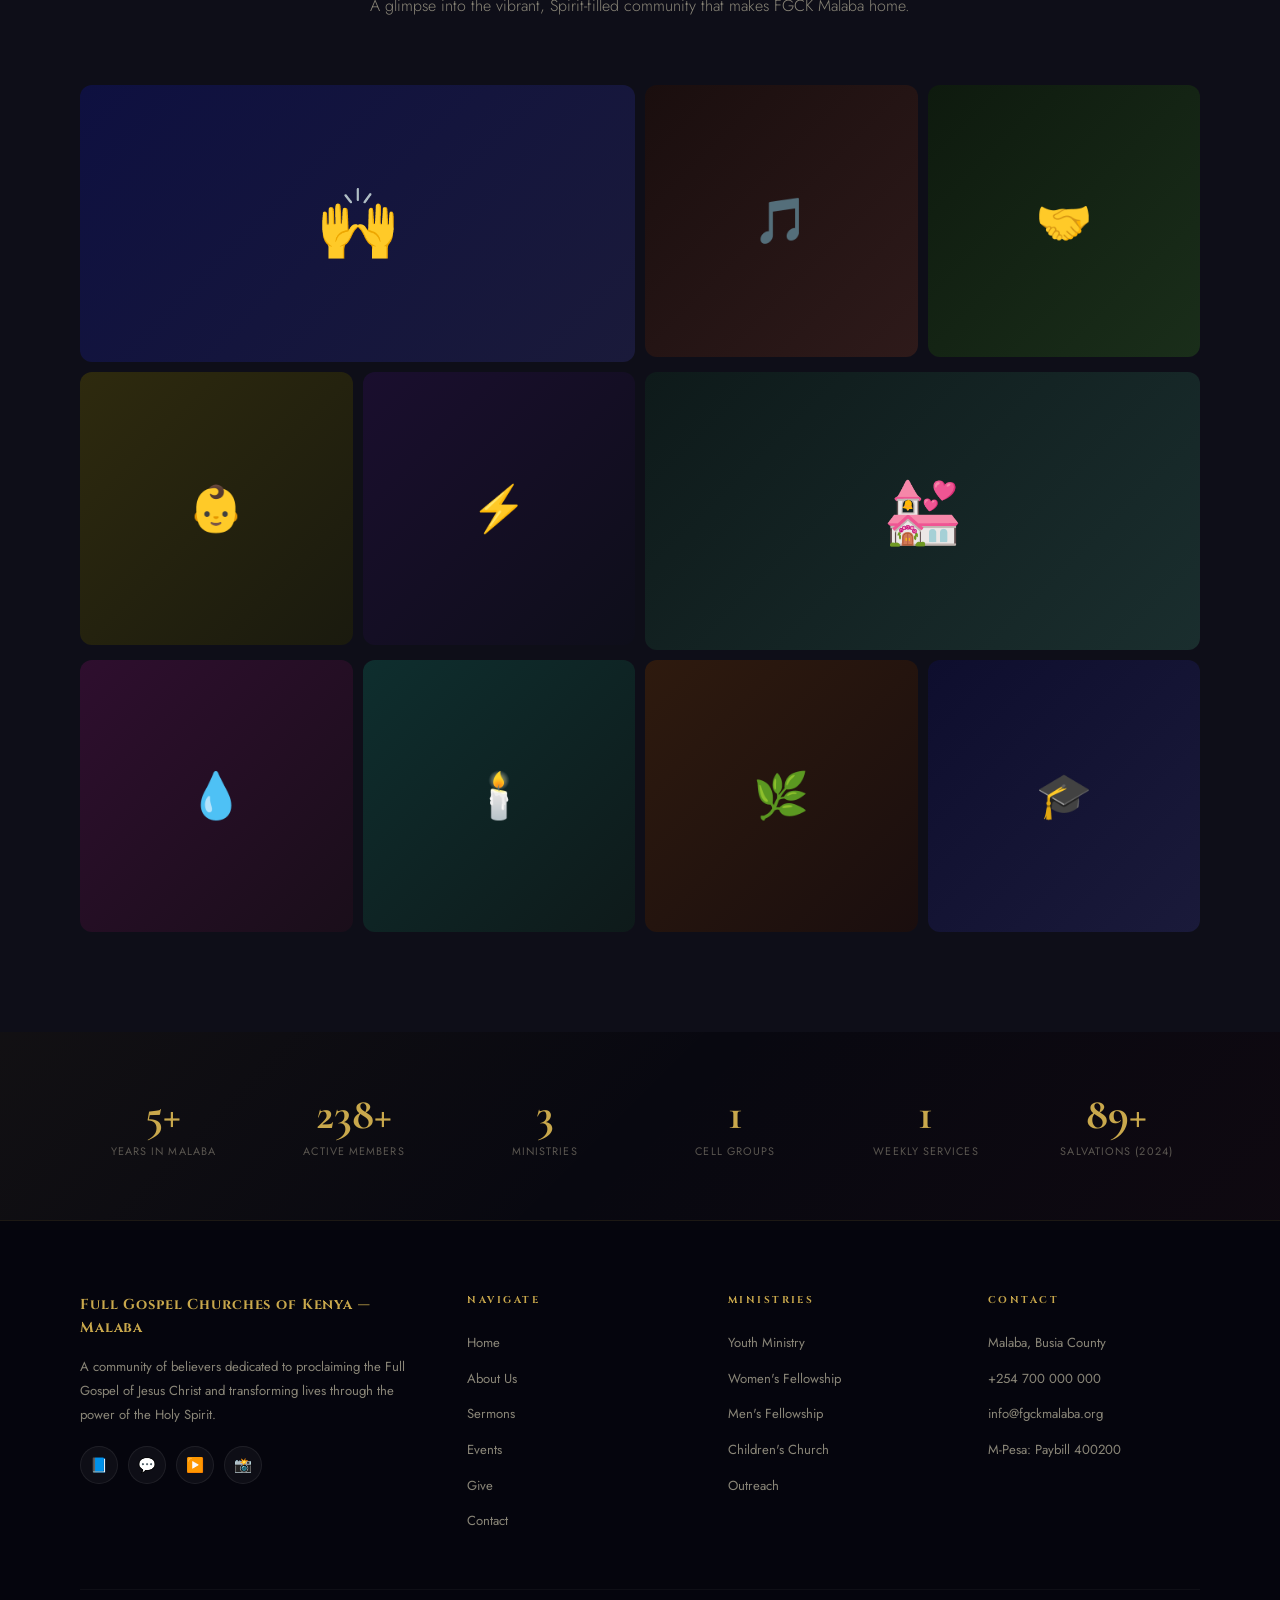
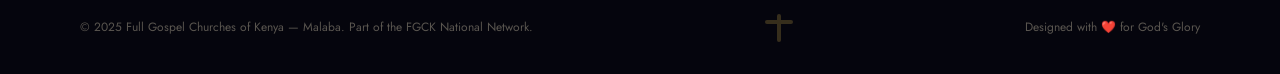
<file: about.html>
<!DOCTYPE html>
<html lang="en">
<head>
<meta charset="UTF-8">
<meta name="viewport" content="width=device-width,initial-scale=1">
<meta name="description" content="Learn about FGCK Malaba — our history, leadership team, ministries, and gallery of church life.">
<title>About Us | FGCK Malaba</title>
<link rel="stylesheet" href="style.css">
</head>
<body>
<div id="page-loader"><div class="loader-mark"><div class="loader-ring"></div></div><span class="loader-label">ABOUT</span></div>
<div class="cursor-dot"></div><div class="cursor-ring"></div>

<!-- NAVBAR -->
<nav class="site-nav" id="navbar">
  <a href="index.html" class="nav-logo">
    <div class="nav-logo-emblem">
      <svg viewBox="0 0 46 46" fill="none"><circle cx="23" cy="23" r="22" stroke="#C9A84C" stroke-width="1" opacity="0.4"/><rect x="21" y="8" width="4" height="30" rx="2" fill="#C9A84C"/><rect x="10" y="15" width="26" height="4" rx="2" fill="#C9A84C"/></svg>
    </div>
    <div class="nav-logo-text"><div class="l1">FGCK Malaba</div><div class="l2">Full Gospel Churches of Kenya</div></div>
  </a>
  <ul class="nav-links">
    <li><a href="index.html">Home</a></li>
    <li><a href="about.html" class="active">About</a></li>
    <li><a href="sermons.html">Sermons</a></li>
    <li><a href="events.html">Events</a></li>
    <li><a href="give.html">Give</a></li>
    <li><a href="contact.html" class="nav-cta">Contact Us</a></li>
  </ul>
  <button class="nav-hamburger" aria-label="Open menu"><span></span><span></span><span></span></button>
</nav>
<nav class="mobile-nav">
  <a href="index.html">Home</a><div class="mobile-nav-divider"></div>
  <a href="about.html">About Us</a><a href="sermons.html">Sermons</a>
  <a href="events.html">Events</a><a href="give.html">Give</a><a href="contact.html">Contact</a>
</nav>

<!-- PAGE HERO -->
<div class="page-hero">
  <div class="page-hero-bg"></div>
  <div class="page-hero-grid"></div>
  <div class="page-hero-content">
    <div class="page-hero-eyebrow">Our Story</div>
    <h1>About <em>FGCK</em> Malaba</h1>
    <p>Rooted in faith since 1949, growing in purpose, and committed to transforming lives at the gateway of Kenya and Uganda.</p>
    <div class="breadcrumb"><a href="index.html">Home</a><span class="sep">/</span><span class="current">About</span></div>
  </div>
</div>

<!-- ═══ HISTORY ══════════════════════════════════════════════ -->
<section class="section section-dark" id="history">
  <div class="container">
    <div class="about-two-col">
      <div class="about-visual reveal left">
        <div class="about-frame" style="font-size:6rem;">✝️
          <div class="about-corner tl"></div><div class="about-corner tr"></div>
          <div class="about-corner bl"></div><div class="about-corner br"></div>
        </div>
        <div class="about-float-badge"><div class="afb-year">75+</div><div class="afb-label">Years of Ministry</div></div>
      </div>
      <div class="about-copy reveal right">
        <div class="stag">History</div>
        <h2 class="stitle">Our <em>Heritage</em> in Kenya</h2>
        <p>Full Gospel Churches of Kenya (FGCK) was founded in <strong style="color:var(--gold)">1949 in Kisumu District</strong> by missionaries from Finland. The church grew rapidly across Kenya, driven by a passion for Pentecostal faith and community transformation.</p>
        <p>The FGCK Malaba assembly grew from a small fellowship of believers meeting in a humble hall, to a thriving congregation that today serves hundreds of families. Located at the strategic Kenya–Uganda border town, our church has a unique calling to minister to people of diverse backgrounds.</p>
        <p>Today, FGCK spans all 47 counties of Kenya with over a million members, 12 regions, 87 districts, and more than 630 local church assemblies. Malaba is proud to be one of the most vibrant assemblies in the Western Region.</p>
        <div class="verse-block">"Unless the LORD builds the house, the builders labour in vain." <cite>— Psalm 127:1</cite></div>
        <div class="about-pillars">
          <div class="pillar"><span class="pillar-icon">🌍</span>Finnish Missionary Roots</div>
          <div class="pillar"><span class="pillar-icon">🇰🇪</span>All 47 Counties Reached</div>
          <div class="pillar"><span class="pillar-icon">👥</span>1M+ Members Nationally</div>
          <div class="pillar"><span class="pillar-icon">🏛️</span>630+ Local Assemblies</div>
        </div>
      </div>
    </div>
  </div>
</section>

<!-- ═══ MISSION / VISION / VALUES ════════════════════════════ -->
<section class="section section-deep">
  <div class="container">
    <div class="section-head center reveal">
      <div class="stag">Who We Are</div>
      <h2 class="stitle">Mission, Vision <em>&</em> Values</h2>
    </div>
    <div style="display:grid;grid-template-columns:repeat(auto-fit,minmax(280px,1fr));gap:20px;">
      <div class="card card-pad reveal">
        <div style="font-size:2.5rem;margin-bottom:16px;">🎯</div>
        <h3 style="font-family:'Cormorant Garamond',serif;font-size:1.3rem;margin-bottom:12px;color:var(--gold);">Our Mission</h3>
        <p style="font-size:0.88rem;color:var(--text-muted);line-height:1.8;">To preach the Full Gospel of Jesus Christ, make disciples of all nations, and transform the Malaba community through the power of the Holy Spirit — spiritually, socially, and economically.</p>
      </div>
      <div class="card card-pad reveal">
        <div style="font-size:2.5rem;margin-bottom:16px;">👁️</div>
        <h3 style="font-family:'Cormorant Garamond',serif;font-size:1.3rem;margin-bottom:12px;color:var(--gold);">Our Vision</h3>
        <p style="font-size:0.88rem;color:var(--text-muted);line-height:1.8;">To be a strong and caring fellowship of Spirit-filled believers who are holistically transformed by God's Word, and who actively influence every sphere of life in Malaba and beyond.</p>
      </div>
      <div class="card card-pad reveal">
        <div style="font-size:2.5rem;margin-bottom:16px;">💎</div>
        <h3 style="font-family:'Cormorant Garamond',serif;font-size:1.3rem;margin-bottom:12px;color:var(--gold);">Core Values</h3>
        <ul style="font-size:0.85rem;color:var(--text-muted);display:grid;gap:8px;padding-left:16px;list-style:disc;">
          <li>Biblical Authority & Sound Doctrine</li>
          <li>Holy Spirit Empowerment</li>
          <li>Authentic Worship & Prayer</li>
          <li>Discipleship & Spiritual Growth</li>
          <li>Community Impact & Compassion</li>
          <li>Family & Generational Legacy</li>
        </ul>
      </div>
    </div>
  </div>
</section>

<!-- ═══ LEADERSHIP ════════════════════════════════════════════ -->
<section class="section section-dark" id="leadership">
  <div class="container">
    <div class="section-head center reveal">
      <div class="stag">Shepherds</div>
      <h2 class="stitle">Our <em>Leadership</em></h2>
      <p class="sdesc">Dedicated servants of God who shepherd our congregation with wisdom, love, and faithfulness to the Word.</p>
    </div>
    <div class="leaders-grid">
      <div class="leader-card reveal">
        <div class="leader-img">👨‍⚖️</div>
        <div class="leader-body">
          <div class="leader-name">Ps. Daniel Ochieng</div>
          <div class="leader-role">Senior Pastor</div>
          <div class="leader-bio">A visionary leader with over 15 years in ministry. Passionate about discipleship, community transformation, and raising the next generation of believers in Malaba.</div>
        </div>
      </div>
      <div class="leader-card reveal">
        <div class="leader-img">👩‍💼</div>
        <div class="leader-body">
          <div class="leader-name">Ps. Grace Ochieng</div>
          <div class="leader-role">Associate Pastor & Women's Minister</div>
          <div class="leader-bio">A gifted teacher and counsellor leading the Women's Fellowship and family ministries with compassion, grace, and the anointing of the Holy Spirit.</div>
        </div>
      </div>
      <div class="leader-card reveal">
        <div class="leader-img">🎸</div>
        <div class="leader-body">
          <div class="leader-name">Bro. Kevin Wafula</div>
          <div class="leader-role">Worship Director</div>
          <div class="leader-bio">A worshipper at heart who leads our music team and choir in Spirit-led, anointed worship that ushers the congregation into God's tangible presence every service.</div>
        </div>
      </div>
      <div class="leader-card reveal">
        <div class="leader-img">🎓</div>
        <div class="leader-body">
          <div class="leader-name">Sis. Ruth Nabwire</div>
          <div class="leader-role">Youth & Children's Minister</div>
          <div class="leader-bio">Passionate about the next generation, Ruth leads both youth ministry and children's church, creating safe, fun, and spiritually enriching environments.</div>
        </div>
      </div>
      <div class="leader-card reveal">
        <div class="leader-img">📖</div>
        <div class="leader-body">
          <div class="leader-name">Eld. Joseph Wanyama</div>
          <div class="leader-role">Head Elder & Board Chair</div>
          <div class="leader-bio">A pillar of faith in the church for over 12 years, Elder Joseph oversees governance, financial accountability, and mentors new converts in the faith.</div>
        </div>
      </div>
      <div class="leader-card reveal">
        <div class="leader-img">🌍</div>
        <div class="leader-body">
          <div class="leader-name">Dea. Sarah Auma</div>
          <div class="leader-role">Outreach & Missions Coordinator</div>
          <div class="leader-bio">Coordinates all community outreach, street evangelism, and mission activities that extend the reach of FGCK Malaba beyond the four walls of the church.</div>
        </div>
      </div>
    </div>
  </div>
</section>

<!-- ═══ MINISTRIES ════════════════════════════════════════════ -->
<section class="section section-deep" id="ministries">
  <div class="container">
    <div class="section-head center reveal">
      <div class="stag">Get Involved</div>
      <h2 class="stitle">Our <em>Ministries</em></h2>
      <p class="sdesc">There is a place for every person in God's family. Find where you belong and serve with your gifts.</p>
    </div>
    <div class="min-grid">
      <div class="min-card reveal" style="--mc:#C9A84C"><span class="min-emoji">🎵</span><div class="min-name">Praise & Worship</div><div class="min-desc">Leading the congregation into God's presence through anointed music, singing, and creative arts ministry every service.</div><div class="min-cta">Join Ministry →</div></div>
      <div class="min-card reveal" style="--mc:#E87A7A"><span class="min-emoji">👶</span><div class="min-name">Children's Church</div><div class="min-desc">Nurturing children aged 4–12 in the Word of God through fun, age-appropriate Spirit-filled programs every Sunday.</div><div class="min-cta">Join Ministry →</div></div>
      <div class="min-card reveal" style="--mc:#7AB8E8"><span class="min-emoji">⚡</span><div class="min-name">Youth Ministry</div><div class="min-desc">Energetic, relevant, and Spirit-filled ministry for teenagers and young adults aged 13–35. Faith meets real life here.</div><div class="min-cta">Join Ministry →</div></div>
      <div class="min-card reveal" style="--mc:#7AE87A"><span class="min-emoji">🌿</span><div class="min-name">Women's Fellowship</div><div class="min-desc">Empowering women to discover their identity in Christ, heal, grow, and fulfill their God-given purpose in every sphere.</div><div class="min-cta">Join Ministry →</div></div>
      <div class="min-card reveal" style="--mc:#8B6A14"><span class="min-emoji">👔</span><div class="min-name">Men's Fellowship</div><div class="min-desc">Building men of integrity, vision, and godly character who lead their families and communities by powerful example.</div><div class="min-cta">Join Ministry →</div></div>
      <div class="min-card reveal" style="--mc:#E8A87A"><span class="min-emoji">🌍</span><div class="min-name">Outreach & Missions</div><div class="min-desc">Taking the Gospel to the streets, markets, and villages of Malaba — sharing God's love in word, deed, and action.</div><div class="min-cta">Join Ministry →</div></div>
      <div class="min-card reveal" style="--mc:#C97AC9"><span class="min-emoji">🏥</span><div class="min-name">Care & Counselling</div><div class="min-desc">Providing Christian counselling, hospital visitation, and holistic care for members going through difficult seasons.</div><div class="min-cta">Join Ministry →</div></div>
      <div class="min-card reveal" style="--mc:#7AC9C9"><span class="min-emoji">📡</span><div class="min-name">Media & Technology</div><div class="min-desc">Amplifying the church's message through video, audio, social media, and live streaming to reach a wider audience.</div><div class="min-cta">Join Ministry →</div></div>
      <div class="min-card reveal" style="--mc:#E8E87A"><span class="min-emoji">🤝</span><div class="min-name">Cell Groups</div><div class="min-desc">Intimate small-group gatherings for prayer, Bible study, and fellowship in homes across Malaba and surrounding areas.</div><div class="min-cta">Find a Group →</div></div>
    </div>
  </div>
</section>

<!-- ═══ GALLERY ════════════════════════════════════════════════ -->
<section class="section section-dark" id="gallery">
  <div class="container">
    <div class="section-head center reveal">
      <div class="stag">Memories</div>
      <h2 class="stitle">Life at <em>FGCK Malaba</em></h2>
      <p class="sdesc">A glimpse into the vibrant, Spirit-filled community that makes FGCK Malaba home.</p>
    </div>
    <div class="gallery-grid reveal">
      <div class="gal-item wide" style="background:linear-gradient(135deg,#0e1040,#1a1a3a);"><span>🙌</span><div class="gal-overlay">Sunday Morning Worship</div></div>
      <div class="gal-item" style="background:linear-gradient(135deg,#1a0e0e,#2e1a1a);"><span>🎵</span><div class="gal-overlay">Worship Team</div></div>
      <div class="gal-item" style="background:linear-gradient(135deg,#0e1a0e,#1a2e1a);"><span>🤝</span><div class="gal-overlay">Community Outreach</div></div>
      <div class="gal-item" style="background:linear-gradient(135deg,#2e2a0e,#1a1a0e);"><span>👶</span><div class="gal-overlay">Children's Church</div></div>
      <div class="gal-item" style="background:linear-gradient(135deg,#1a0e2e,#0e0e1a);"><span>⚡</span><div class="gal-overlay">Youth Camp 2024</div></div>
      <div class="gal-item wide" style="background:linear-gradient(135deg,#0e1a1a,#1a2e2e);"><span>💒</span><div class="gal-overlay">Church Anniversary Service</div></div>
      <div class="gal-item" style="background:linear-gradient(135deg,#2e0e2e,#1a0e1a);"><span>💧</span><div class="gal-overlay">Baptism Service</div></div>
      <div class="gal-item" style="background:linear-gradient(135deg,#0e2e2e,#0e1a1a);"><span>🕯️</span><div class="gal-overlay">Night of Prayer</div></div>
      <div class="gal-item" style="background:linear-gradient(135deg,#2e1a0e,#1a0e0e);"><span>🌿</span><div class="gal-overlay">Women's Fellowship Day</div></div>
      <div class="gal-item" style="background:linear-gradient(135deg,#0e0e2e,#1a1a3a);"><span>🎓</span><div class="gal-overlay">Bible Study Class</div></div>
    </div>
  </div>
</section>

<!-- ═══ STATS ══════════════════════════════════════════════════ -->
<section class="section-sm section-deep" style="background:linear-gradient(135deg,rgba(201,168,76,0.05),transparent,rgba(139,26,26,0.05));">
  <div class="container">
    <div style="display:grid;grid-template-columns:repeat(auto-fit,minmax(160px,1fr));gap:24px;text-align:center;" class="reveal">
      <div><div class="hstat-n counter" data-target="20" data-suffix="+">0+</div><div class="hstat-l" style="margin-top:6px;">Years in Malaba</div></div>
      <div><div class="hstat-n counter" data-target="800" data-suffix="+">0</div><div class="hstat-l" style="margin-top:6px;">Active Members</div></div>
      <div><div class="hstat-n counter" data-target="12">0</div><div class="hstat-l" style="margin-top:6px;">Ministries</div></div>
      <div><div class="hstat-n counter" data-target="5">0</div><div class="hstat-l" style="margin-top:6px;">Cell Groups</div></div>
      <div><div class="hstat-n counter" data-target="6">0</div><div class="hstat-l" style="margin-top:6px;">Weekly Services</div></div>
      <div><div class="hstat-n counter" data-target="300" data-suffix="+">0</div><div class="hstat-l" style="margin-top:6px;">Salvations (2024)</div></div>
    </div>
  </div>
</section>

<!-- FOOTER -->
<footer class="site-footer">
  <div class="footer-inner">
    <div class="footer-brand"><h3>Full Gospel Churches of Kenya — Malaba</h3><p>A community of believers dedicated to proclaiming the Full Gospel of Jesus Christ and transforming lives through the power of the Holy Spirit.</p><div class="footer-socials"><div class="footer-social">📘</div><div class="footer-social">💬</div><div class="footer-social">▶️</div><div class="footer-social">📸</div></div></div>
    <div class="footer-col"><h4>Navigate</h4><ul><li><a href="index.html">Home</a></li><li><a href="about.html">About Us</a></li><li><a href="sermons.html">Sermons</a></li><li><a href="events.html">Events</a></li><li><a href="give.html">Give</a></li><li><a href="contact.html">Contact</a></li></ul></div>
    <div class="footer-col"><h4>Ministries</h4><ul><li><a href="#ministries">Youth Ministry</a></li><li><a href="#ministries">Women's Fellowship</a></li><li><a href="#ministries">Men's Fellowship</a></li><li><a href="#ministries">Children's Church</a></li><li><a href="#ministries">Outreach</a></li></ul></div>
    <div class="footer-col"><h4>Contact</h4><ul><li><a href="#">Malaba, Busia County</a></li><li><a href="tel:+254700000000">+254 700 000 000</a></li><li><a href="mailto:info@fgckmalaba.org">info@fgckmalaba.org</a></li><li><a href="give.html">M-Pesa: Paybill 400200</a></li></ul></div>
  </div>
  <div class="footer-bar"><p>© 2025 Full Gospel Churches of Kenya — Malaba. Part of the FGCK National Network.</p><div class="footer-cross"></div><p>Designed with ❤️ for God's Glory</p></div>
</footer>
<button id="btt" aria-label="Back to top">↑</button>
<script src="main.js"></script>
</body>
</html>
</file>
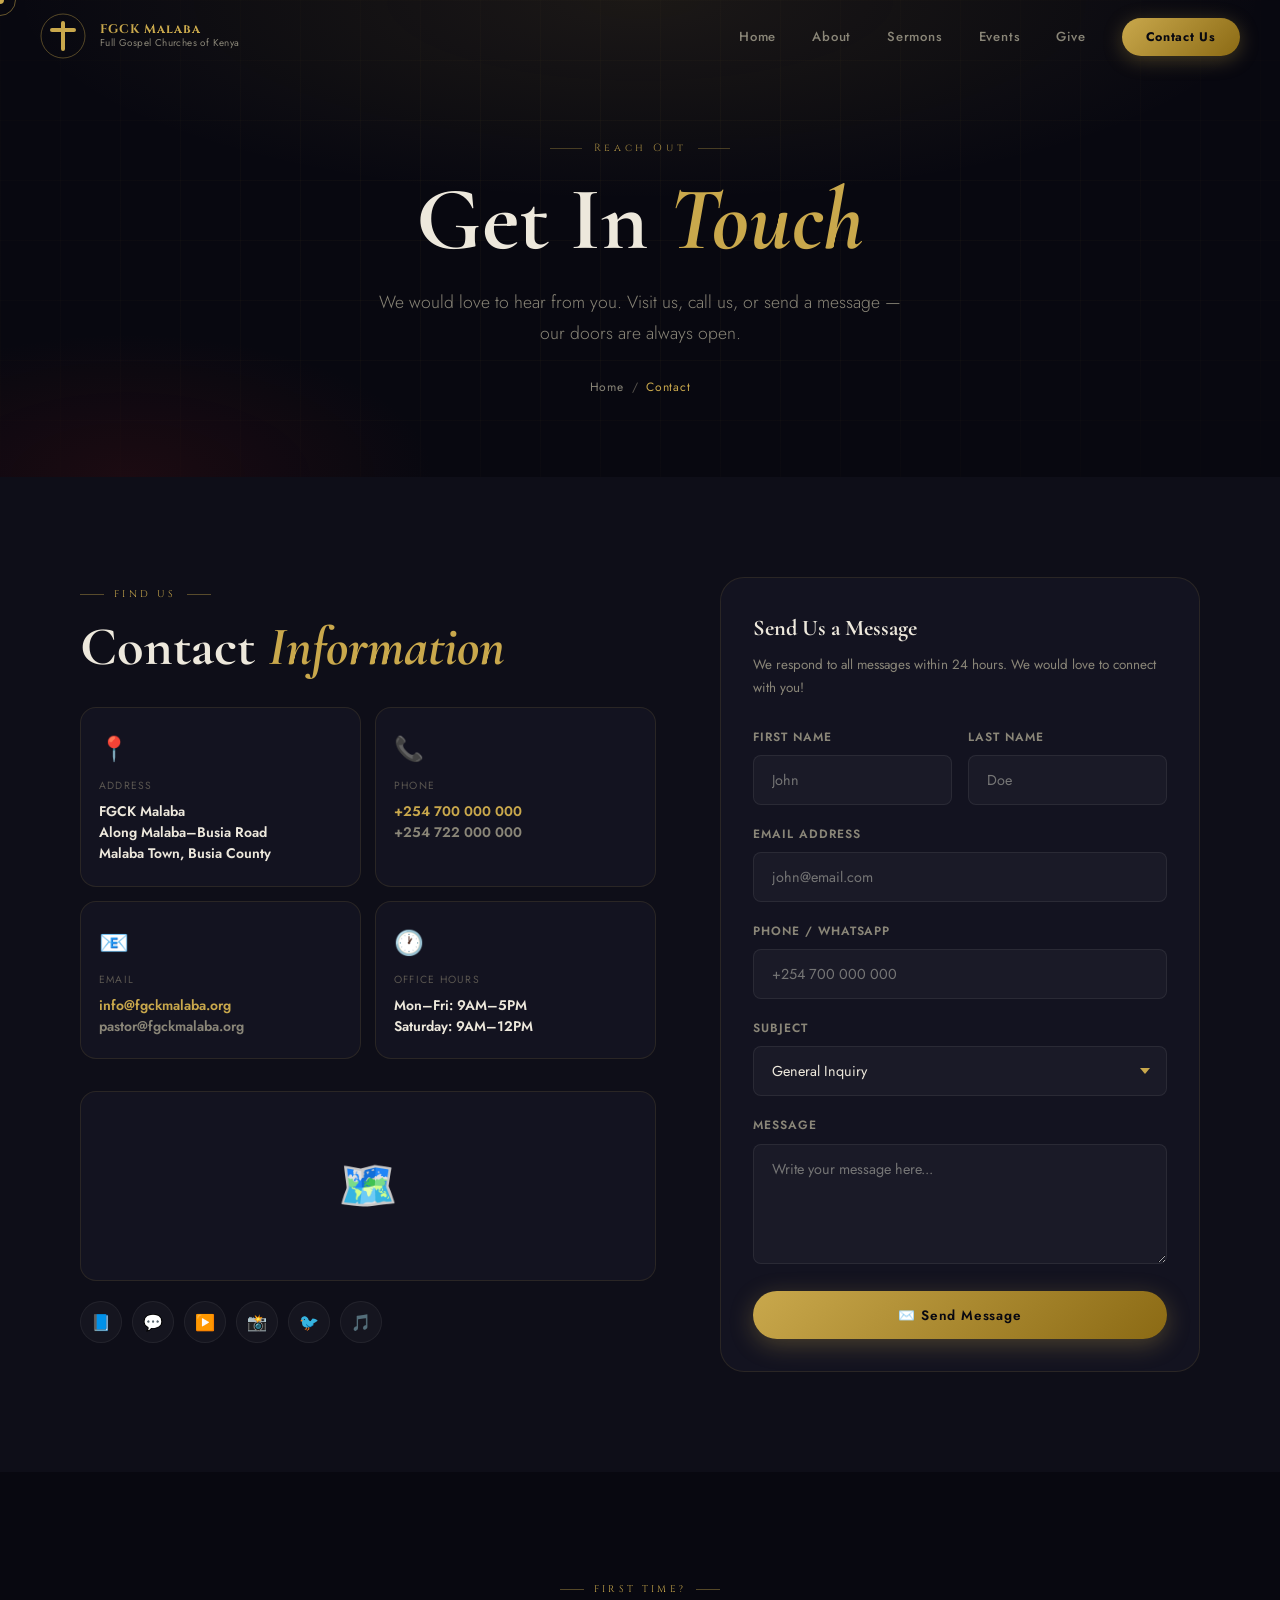
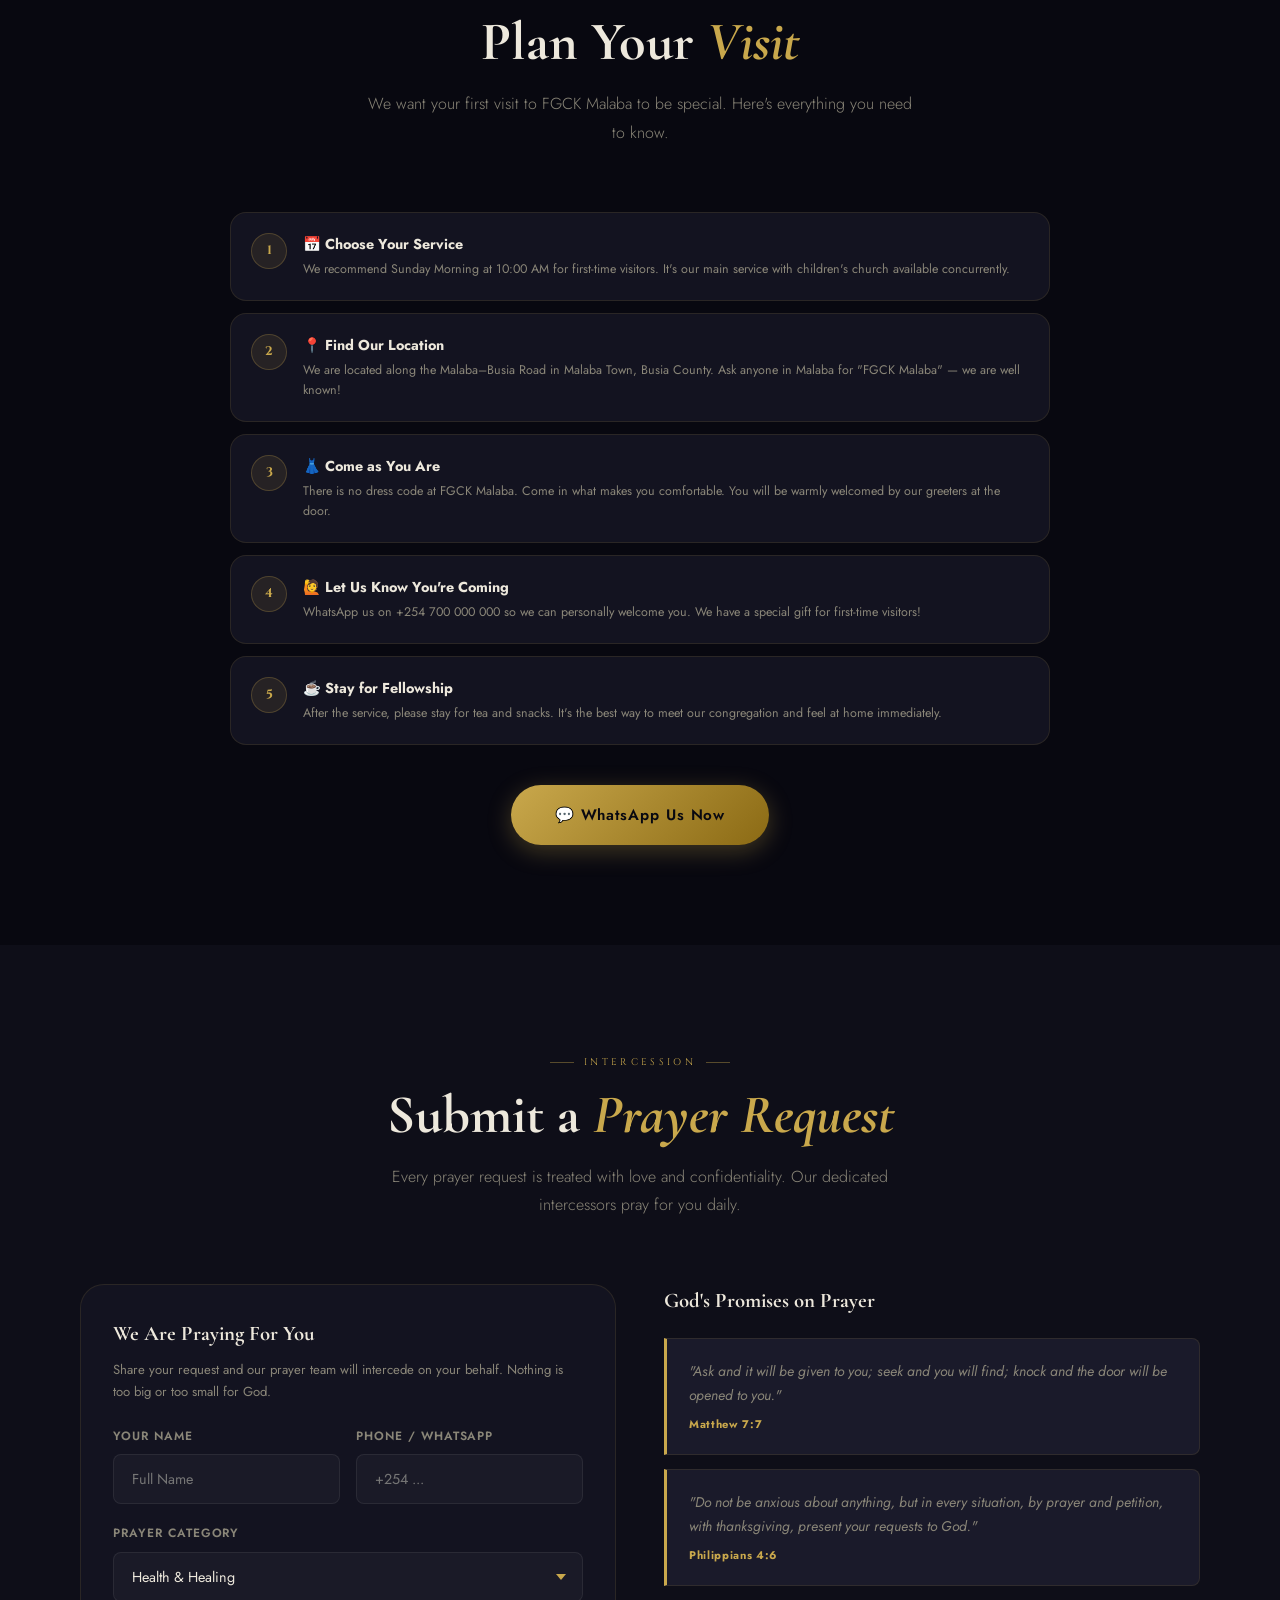
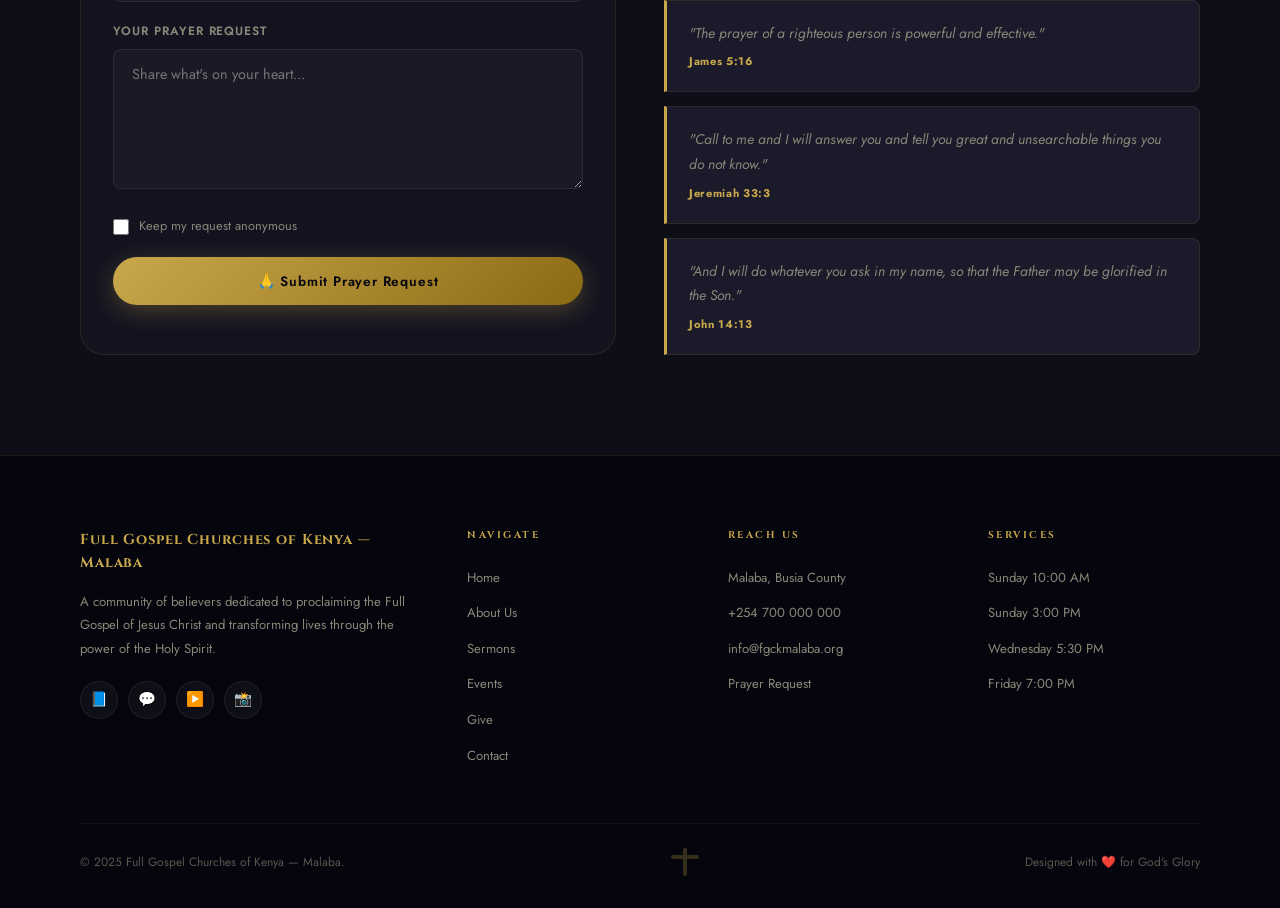
<file: contact.html>
<!DOCTYPE html>
<html lang="en">
<head>
<meta charset="UTF-8">
<meta name="viewport" content="width=device-width,initial-scale=1">
<meta name="description" content="Contact FGCK Malaba — find us, call us, submit a prayer request, or plan your visit.">
<title>Contact Us | FGCK Malaba</title>
<link rel="stylesheet" href="style.css">
<style>
.prayer-wrapper { display:grid; grid-template-columns:1fr 1fr; gap:48px; }
@media(max-width:760px){ .prayer-wrapper{ grid-template-columns:1fr; } }
.visit-steps { display:grid; gap:12px; }
.visit-step {
  display:flex; align-items:flex-start; gap:16px;
  background:var(--card); border:1px solid var(--border);
  border-radius:var(--radius); padding:20px;
  transition:all 0.3s;
}
.visit-step:hover { border-color:var(--border-h); }
.step-num {
  width:36px; height:36px; flex-shrink:0;
  background:rgba(201,168,76,0.1); border:1px solid rgba(201,168,76,0.25);
  border-radius:50%; display:flex; align-items:center; justify-content:center;
  font-family:'Cinzel',serif; font-size:0.78rem; color:var(--gold); font-weight:700;
}
.step-title { font-size:0.9rem; font-weight:700; margin-bottom:4px; }
.step-desc { font-size:0.78rem; color:var(--text-muted); line-height:1.6; }
</style>
</head>
<body>
<div id="page-loader"><div class="loader-mark"><div class="loader-ring"></div></div><span class="loader-label">CONTACT</span></div>
<div class="cursor-dot"></div><div class="cursor-ring"></div>

<nav class="site-nav" id="navbar">
  <a href="index.html" class="nav-logo"><div class="nav-logo-emblem"><svg viewBox="0 0 46 46" fill="none"><circle cx="23" cy="23" r="22" stroke="#C9A84C" stroke-width="1" opacity="0.4"/><rect x="21" y="8" width="4" height="30" rx="2" fill="#C9A84C"/><rect x="10" y="15" width="26" height="4" rx="2" fill="#C9A84C"/></svg></div><div class="nav-logo-text"><div class="l1">FGCK Malaba</div><div class="l2">Full Gospel Churches of Kenya</div></div></a>
  <ul class="nav-links"><li><a href="index.html">Home</a></li><li><a href="about.html">About</a></li><li><a href="sermons.html">Sermons</a></li><li><a href="events.html">Events</a></li><li><a href="give.html">Give</a></li><li><a href="contact.html" class="nav-cta active">Contact Us</a></li></ul>
  <button class="nav-hamburger" aria-label="Open menu"><span></span><span></span><span></span></button>
</nav>
<nav class="mobile-nav"><a href="index.html">Home</a><div class="mobile-nav-divider"></div><a href="about.html">About Us</a><a href="sermons.html">Sermons</a><a href="events.html">Events</a><a href="give.html">Give</a><a href="contact.html">Contact</a></nav>

<div class="page-hero">
  <div class="page-hero-bg"></div><div class="page-hero-grid"></div>
  <div class="page-hero-content">
    <div class="page-hero-eyebrow">Reach Out</div>
    <h1>Get In <em>Touch</em></h1>
    <p>We would love to hear from you. Visit us, call us, or send a message — our doors are always open.</p>
    <div class="breadcrumb"><a href="index.html">Home</a><span class="sep">/</span><span class="current">Contact</span></div>
  </div>
</div>

<!-- CONTACT INFO + FORM -->
<section class="section section-dark">
  <div class="container">
    <div class="contact-grid">
      <div class="reveal left">
        <div class="stag">Find Us</div>
        <h2 class="stitle" style="margin-bottom:28px;">Contact <em>Information</em></h2>
        <div class="cinfo-grid">
          <div class="cinfo-card"><div class="cinfo-icon">📍</div><div class="cinfo-lbl">Address</div><div class="cinfo-val">FGCK Malaba<br>Along Malaba–Busia Road<br>Malaba Town, Busia County</div></div>
          <div class="cinfo-card"><div class="cinfo-icon">📞</div><div class="cinfo-lbl">Phone</div><div class="cinfo-val"><a href="tel:+254700000000" style="color:var(--gold);">+254 700 000 000</a><br><a href="tel:+254722000000" style="color:var(--text-muted);">+254 722 000 000</a></div></div>
          <div class="cinfo-card"><div class="cinfo-icon">📧</div><div class="cinfo-lbl">Email</div><div class="cinfo-val"><a href="mailto:info@fgckmalaba.org" style="color:var(--gold);">info@fgckmalaba.org</a><br><a href="mailto:pastor@fgckmalaba.org" style="color:var(--text-muted);">pastor@fgckmalaba.org</a></div></div>
          <div class="cinfo-card"><div class="cinfo-icon">🕐</div><div class="cinfo-lbl">Office Hours</div><div class="cinfo-val">Mon–Fri: 9AM–5PM<br>Saturday: 9AM–12PM</div></div>
        </div>
        <div class="map-box" onclick="window.open('https://maps.google.com/?q=Malaba,Busia,Kenya','_blank')">
          🗺️
          <div class="map-overlay"><span class="btn btn-gold btn-sm">Open in Google Maps →</span></div>
        </div>
        <div class="socials" style="margin-top:20px;">
          <div class="social-btn" title="Facebook" onclick="window.open('#','_blank')">📘</div>
          <div class="social-btn" title="WhatsApp" onclick="window.open('https://wa.me/254700000000','_blank')">💬</div>
          <div class="social-btn" title="YouTube">▶️</div>
          <div class="social-btn" title="Instagram">📸</div>
          <div class="social-btn" title="Twitter/X">🐦</div>
          <div class="social-btn" title="TikTok">🎵</div>
        </div>
      </div>

      <div class="reveal right">
        <div class="card card-pad">
          <h3 style="font-family:'Cormorant Garamond',serif;font-size:1.4rem;margin-bottom:8px;">Send Us a Message</h3>
          <p style="font-size:0.84rem;color:var(--text-muted);margin-bottom:28px;line-height:1.7;">We respond to all messages within 24 hours. We would love to connect with you!</p>
          <div class="field-row">
            <div class="field"><label>First Name</label><input type="text" placeholder="John"></div>
            <div class="field"><label>Last Name</label><input type="text" placeholder="Doe"></div>
          </div>
          <div class="field"><label>Email Address</label><input type="email" placeholder="john@email.com"></div>
          <div class="field"><label>Phone / WhatsApp</label><input type="tel" placeholder="+254 700 000 000"></div>
          <div class="field">
            <label>Subject</label>
            <select>
              <option>General Inquiry</option>
              <option>I'm a First-Time Visitor</option>
              <option>Ministry Partnership</option>
              <option>Counselling Request</option>
              <option>Event Information</option>
              <option>Media Request</option>
              <option>Other</option>
            </select>
          </div>
          <div class="field"><label>Message</label><textarea placeholder="Write your message here..."></textarea></div>
          <button class="btn btn-gold btn-block" data-form-submit="contactModal">✉️ Send Message</button>
        </div>
      </div>
    </div>
  </div>
</section>

<!-- PLAN YOUR VISIT -->
<section class="section section-deep">
  <div class="container-sm">
    <div class="section-head center reveal">
      <div class="stag">First Time?</div>
      <h2 class="stitle">Plan Your <em>Visit</em></h2>
      <p class="sdesc">We want your first visit to FGCK Malaba to be special. Here's everything you need to know.</p>
    </div>
    <div class="visit-steps">
      <div class="visit-step reveal"><div class="step-num">1</div><div><div class="step-title">📅 Choose Your Service</div><div class="step-desc">We recommend Sunday Morning at 10:00 AM for first-time visitors. It's our main service with children's church available concurrently.</div></div></div>
      <div class="visit-step reveal"><div class="step-num">2</div><div><div class="step-title">📍 Find Our Location</div><div class="step-desc">We are located along the Malaba–Busia Road in Malaba Town, Busia County. Ask anyone in Malaba for "FGCK Malaba" — we are well known!</div></div></div>
      <div class="visit-step reveal"><div class="step-num">3</div><div><div class="step-title">👗 Come as You Are</div><div class="step-desc">There is no dress code at FGCK Malaba. Come in what makes you comfortable. You will be warmly welcomed by our greeters at the door.</div></div></div>
      <div class="visit-step reveal"><div class="step-num">4</div><div><div class="step-title">🙋 Let Us Know You're Coming</div><div class="step-desc">WhatsApp us on +254 700 000 000 so we can personally welcome you. We have a special gift for first-time visitors!</div></div></div>
      <div class="visit-step reveal"><div class="step-num">5</div><div><div class="step-title">☕ Stay for Fellowship</div><div class="step-desc">After the service, please stay for tea and snacks. It's the best way to meet our congregation and feel at home immediately.</div></div></div>
    </div>
    <div style="text-align:center;margin-top:40px;" class="reveal">
      <a href="https://wa.me/254700000000" class="btn btn-gold btn-lg" target="_blank">💬 WhatsApp Us Now</a>
    </div>
  </div>
</section>

<!-- PRAYER REQUESTS -->
<section class="section section-dark" id="prayer">
  <div class="container">
    <div class="section-head center reveal">
      <div class="stag">Intercession</div>
      <h2 class="stitle">Submit a <em>Prayer Request</em></h2>
      <p class="sdesc">Every prayer request is treated with love and confidentiality. Our dedicated intercessors pray for you daily.</p>
    </div>
    <div class="prayer-wrapper">
      <div class="card card-pad reveal">
        <h3 style="font-family:'Cormorant Garamond',serif;font-size:1.3rem;margin-bottom:8px;">We Are Praying For You</h3>
        <p style="font-size:0.82rem;color:var(--text-muted);margin-bottom:24px;line-height:1.7;">Share your request and our prayer team will intercede on your behalf. Nothing is too big or too small for God.</p>
        <div class="field-row">
          <div class="field"><label>Your Name</label><input type="text" placeholder="Full Name"></div>
          <div class="field"><label>Phone / WhatsApp</label><input type="tel" placeholder="+254 ..."></div>
        </div>
        <div class="field">
          <label>Prayer Category</label>
          <select>
            <option>Health & Healing</option>
            <option>Marriage & Family</option>
            <option>Finances & Provision</option>
            <option>Salvation of a Loved One</option>
            <option>Career & Education</option>
            <option>Spiritual Breakthrough</option>
            <option>Deliverance & Freedom</option>
            <option>Other</option>
          </select>
        </div>
        <div class="field"><label>Your Prayer Request</label><textarea placeholder="Share what's on your heart..." style="min-height:140px;"></textarea></div>
        <div style="display:flex;align-items:center;gap:10px;margin-bottom:20px;">
          <input type="checkbox" id="anon" style="width:16px;height:16px;accent-color:var(--gold);">
          <label for="anon" style="font-size:0.8rem;color:var(--text-muted);cursor:pointer;">Keep my request anonymous</label>
        </div>
        <button class="btn btn-gold btn-block" data-form-submit="prayerModal">🙏 Submit Prayer Request</button>
      </div>

      <div class="reveal right">
        <h3 style="font-family:'Cormorant Garamond',serif;font-size:1.3rem;margin-bottom:20px;">God's Promises on Prayer</h3>
        <div class="promise-grid">
          <div class="promise-card"><div class="promise-text">"Ask and it will be given to you; seek and you will find; knock and the door will be opened to you."</div><div class="promise-ref">Matthew 7:7</div></div>
          <div class="promise-card"><div class="promise-text">"Do not be anxious about anything, but in every situation, by prayer and petition, with thanksgiving, present your requests to God."</div><div class="promise-ref">Philippians 4:6</div></div>
          <div class="promise-card"><div class="promise-text">"The prayer of a righteous person is powerful and effective."</div><div class="promise-ref">James 5:16</div></div>
          <div class="promise-card"><div class="promise-text">"Call to me and I will answer you and tell you great and unsearchable things you do not know."</div><div class="promise-ref">Jeremiah 33:3</div></div>
          <div class="promise-card"><div class="promise-text">"And I will do whatever you ask in my name, so that the Father may be glorified in the Son."</div><div class="promise-ref">John 14:13</div></div>
        </div>
      </div>
    </div>
  </div>
</section>

<footer class="site-footer">
  <div class="footer-inner">
    <div class="footer-brand"><h3>Full Gospel Churches of Kenya — Malaba</h3><p>A community of believers dedicated to proclaiming the Full Gospel of Jesus Christ and transforming lives through the power of the Holy Spirit.</p><div class="footer-socials"><div class="footer-social">📘</div><div class="footer-social">💬</div><div class="footer-social">▶️</div><div class="footer-social">📸</div></div></div>
    <div class="footer-col"><h4>Navigate</h4><ul><li><a href="index.html">Home</a></li><li><a href="about.html">About Us</a></li><li><a href="sermons.html">Sermons</a></li><li><a href="events.html">Events</a></li><li><a href="give.html">Give</a></li><li><a href="contact.html">Contact</a></li></ul></div>
    <div class="footer-col"><h4>Reach Us</h4><ul><li><a href="#">Malaba, Busia County</a></li><li><a href="tel:+254700000000">+254 700 000 000</a></li><li><a href="mailto:info@fgckmalaba.org">info@fgckmalaba.org</a></li><li><a href="#prayer">Prayer Request</a></li></ul></div>
    <div class="footer-col"><h4>Services</h4><ul><li><a href="#">Sunday 10:00 AM</a></li><li><a href="#">Sunday 3:00 PM</a></li><li><a href="#">Wednesday 5:30 PM</a></li><li><a href="#">Friday 7:00 PM</a></li></ul></div>
  </div>
  <div class="footer-bar"><p>© 2025 Full Gospel Churches of Kenya — Malaba.</p><div class="footer-cross"></div><p>Designed with ❤️ for God's Glory</p></div>
</footer>
<button id="btt" aria-label="Back to top">↑</button>

<!-- MODALS -->
<div class="overlay" id="contactModal"><div class="modal"><button class="modal-x" onclick="hideModal('contactModal')">✕</button><div class="modal-icon">✉️</div><h3>Message Sent!</h3><p>Thank you for reaching out to FGCK Malaba. We have received your message and will respond within 24 hours. God bless you abundantly!</p><button class="btn btn-gold btn-block" onclick="hideModal('contactModal')">Close</button></div></div>
<div class="overlay" id="prayerModal"><div class="modal"><button class="modal-x" onclick="hideModal('prayerModal')">✕</button><div class="modal-icon">🙏</div><h3>Prayer Request Received!</h3><p>Your request has been sent to our intercession team. We are standing in faith with you, believing God for your breakthrough. <strong style="color:var(--gold)">"Nothing is impossible with God."</strong></p><button class="btn btn-gold btn-block" onclick="hideModal('prayerModal')">Thank You — Amen!</button></div></div>

<script src="main.js"></script>
</body>
</html>
</file>
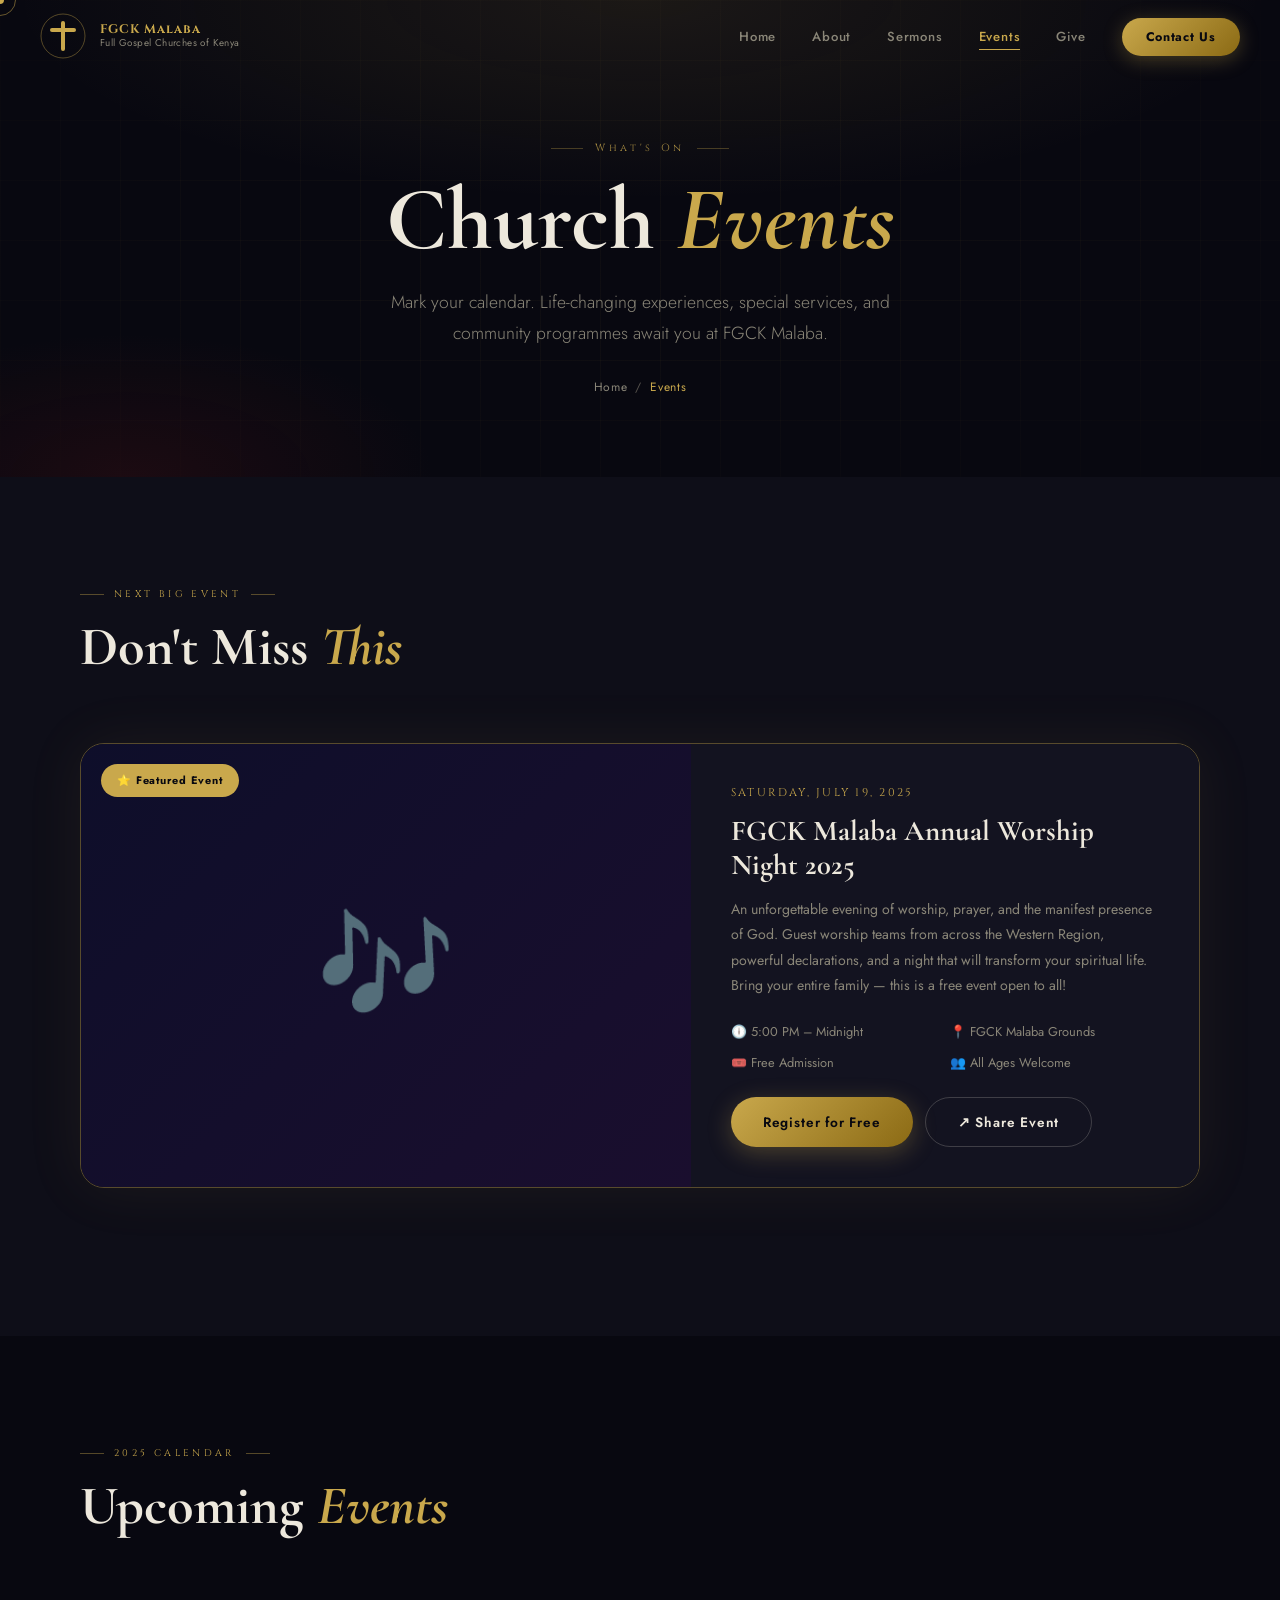
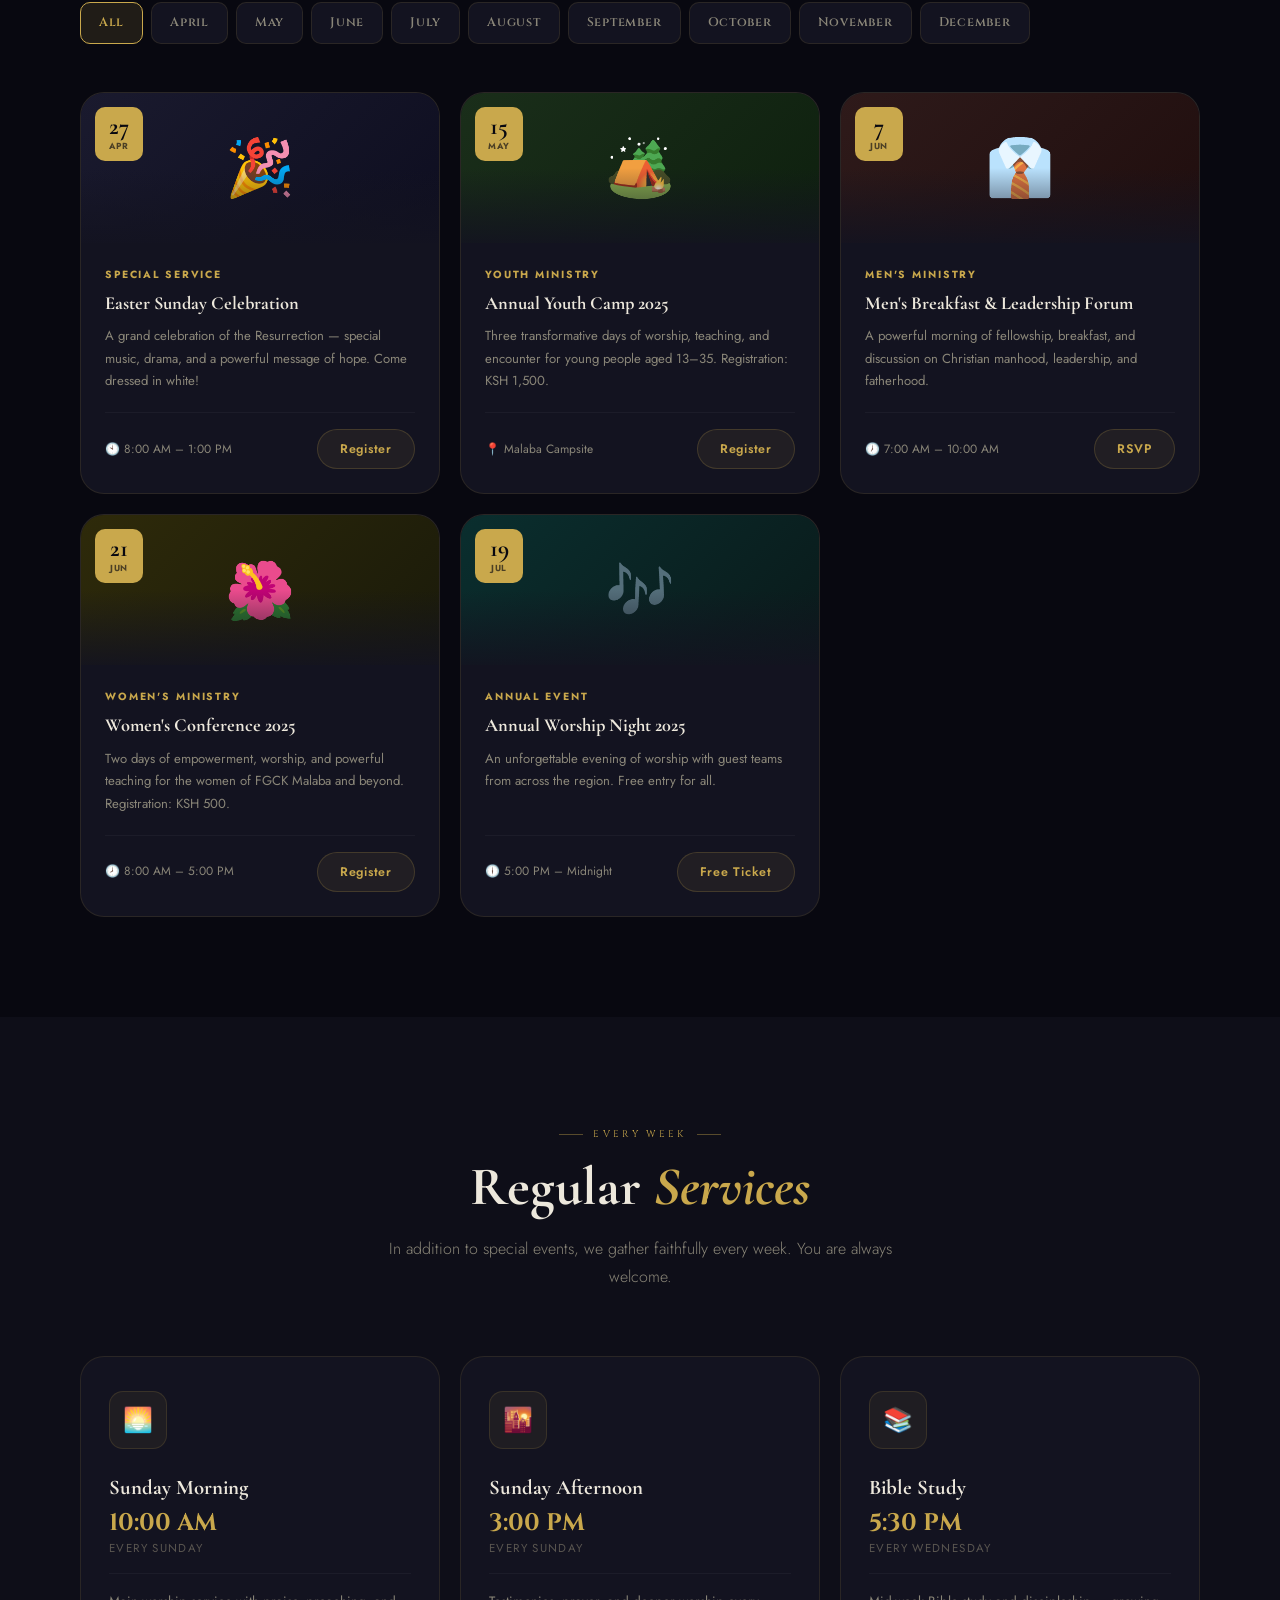
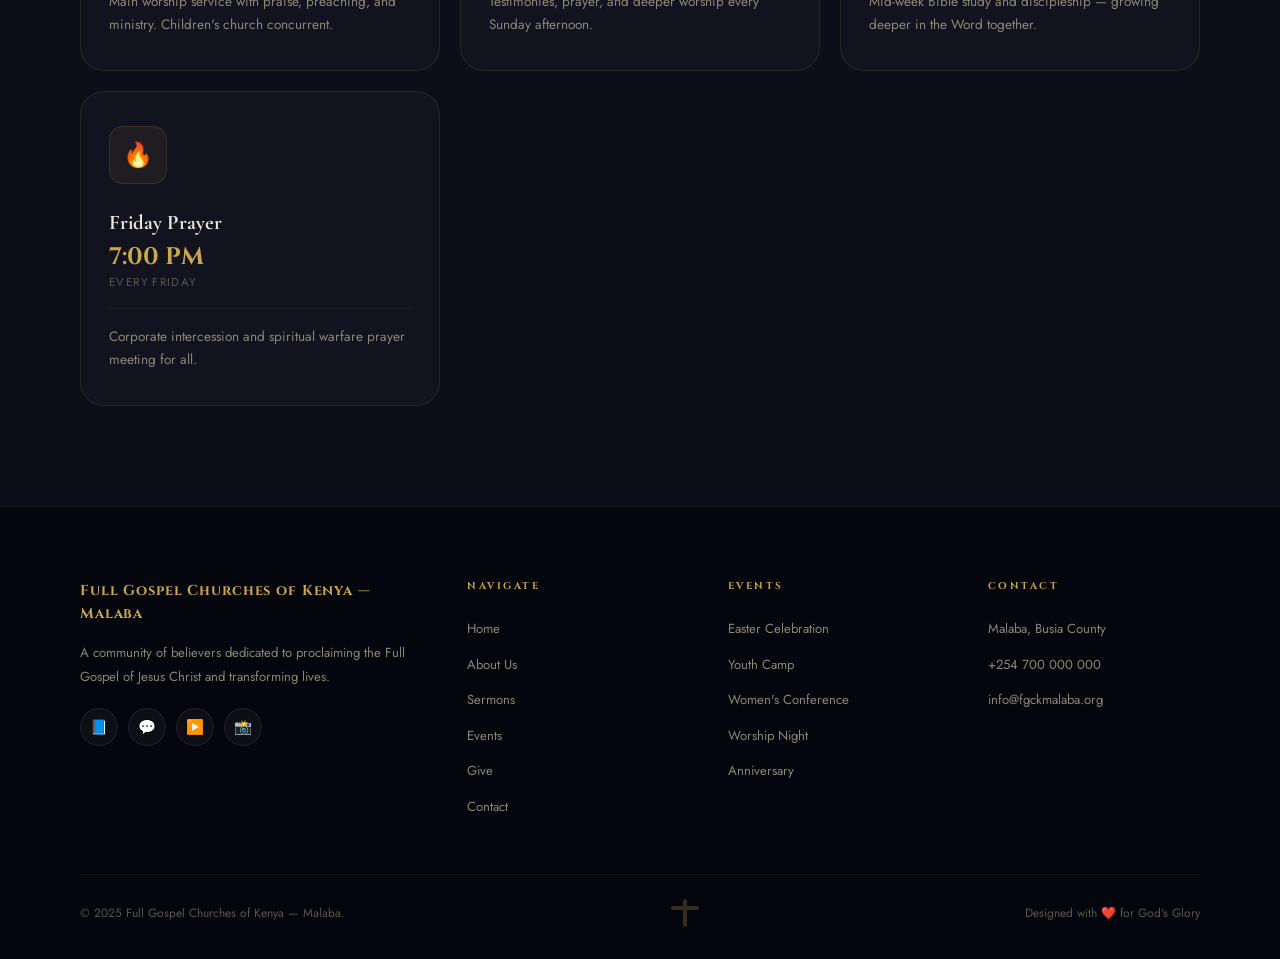
<file: events.html>
<!DOCTYPE html>
<html lang="en">
<head>
<meta charset="UTF-8">
<meta name="viewport" content="width=device-width,initial-scale=1">
<meta name="description" content="Church events, camps, special services, and upcoming programmes at FGCK Malaba.">
<title>Events | FGCK Malaba</title>
<link rel="stylesheet" href="style.css">
<style>
.calendar-strip {
  display:flex; gap:8px; overflow-x:auto;
  padding-bottom:4px; margin-bottom:44px;
  scrollbar-width:none;
}
.calendar-strip::-webkit-scrollbar { display:none; }
.cal-month {
  flex-shrink:0;
  background:var(--card); border:1px solid var(--border);
  border-radius:10px; padding:10px 18px;
  font-size:0.78rem; font-weight:600;
  color:var(--text-muted); cursor:pointer;
  transition:all 0.3s; white-space:nowrap;
  font-family:'Cinzel',serif; letter-spacing:0.06em;
}
.cal-month.active,
.cal-month:hover { background:rgba(201,168,76,0.12); border-color:var(--gold); color:var(--gold); }
.event-featured {
  display:grid; grid-template-columns:1.2fr 1fr;
  gap:0; border-radius:var(--radius-lg); overflow:hidden;
  border:1px solid var(--border-h);
  margin-bottom:48px;
  box-shadow:0 0 60px rgba(201,168,76,0.08);
}
.ef-visual {
  background:linear-gradient(135deg,#0e0e2a,#1a0e2e);
  display:flex; align-items:center; justify-content:center;
  font-size:7rem; min-height:280px; position:relative;
}
.ef-visual .ef-tag {
  position:absolute; top:20px; left:20px;
  background:var(--gold); color:var(--deep);
  padding:8px 16px; border-radius:50px;
  font-size:0.68rem; font-weight:700; letter-spacing:0.08em;
}
.ef-info { background:var(--card); padding:40px; display:flex; flex-direction:column; justify-content:center; }
.ef-date { font-family:'Cinzel',serif; font-size:0.7rem; letter-spacing:0.2em; color:var(--gold); margin-bottom:12px; }
.ef-title { font-family:'Cormorant Garamond',serif; font-size:1.8rem; font-weight:700; line-height:1.2; margin-bottom:14px; }
.ef-desc { font-size:0.88rem; color:var(--text-muted); line-height:1.8; margin-bottom:24px; flex:1; }
.ef-details { display:grid; grid-template-columns:1fr 1fr; gap:10px; margin-bottom:24px; }
.ef-detail { display:flex; align-items:center; gap:8px; font-size:0.8rem; color:var(--text-muted); }
</style>
</head>
<body>
<div id="page-loader"><div class="loader-mark"><div class="loader-ring"></div></div><span class="loader-label">EVENTS</span></div>
<div class="cursor-dot"></div><div class="cursor-ring"></div>

<nav class="site-nav" id="navbar">
  <a href="index.html" class="nav-logo"><div class="nav-logo-emblem"><svg viewBox="0 0 46 46" fill="none"><circle cx="23" cy="23" r="22" stroke="#C9A84C" stroke-width="1" opacity="0.4"/><rect x="21" y="8" width="4" height="30" rx="2" fill="#C9A84C"/><rect x="10" y="15" width="26" height="4" rx="2" fill="#C9A84C"/></svg></div><div class="nav-logo-text"><div class="l1">FGCK Malaba</div><div class="l2">Full Gospel Churches of Kenya</div></div></a>
  <ul class="nav-links"><li><a href="index.html">Home</a></li><li><a href="about.html">About</a></li><li><a href="sermons.html">Sermons</a></li><li><a href="events.html" class="active">Events</a></li><li><a href="give.html">Give</a></li><li><a href="contact.html" class="nav-cta">Contact Us</a></li></ul>
  <button class="nav-hamburger" aria-label="Open menu"><span></span><span></span><span></span></button>
</nav>
<nav class="mobile-nav"><a href="index.html">Home</a><div class="mobile-nav-divider"></div><a href="about.html">About Us</a><a href="sermons.html">Sermons</a><a href="events.html">Events</a><a href="give.html">Give</a><a href="contact.html">Contact</a></nav>

<div class="page-hero">
  <div class="page-hero-bg"></div><div class="page-hero-grid"></div>
  <div class="page-hero-content">
    <div class="page-hero-eyebrow">What's On</div>
    <h1>Church <em>Events</em></h1>
    <p>Mark your calendar. Life-changing experiences, special services, and community programmes await you at FGCK Malaba.</p>
    <div class="breadcrumb"><a href="index.html">Home</a><span class="sep">/</span><span class="current">Events</span></div>
  </div>
</div>

<!-- FEATURED EVENT -->
<section class="section section-dark">
  <div class="container">
    <div class="section-head reveal"><div class="stag">Next Big Event</div><h2 class="stitle">Don't Miss <em>This</em></h2></div>
    <div class="event-featured reveal">
      <div class="ef-visual">🎶<div class="ef-tag">⭐ Featured Event</div></div>
      <div class="ef-info">
        <div class="ef-date">SATURDAY, JULY 19, 2025</div>
        <div class="ef-title">FGCK Malaba Annual Worship Night 2025</div>
        <div class="ef-desc">An unforgettable evening of worship, prayer, and the manifest presence of God. Guest worship teams from across the Western Region, powerful declarations, and a night that will transform your spiritual life. Bring your entire family — this is a free event open to all!</div>
        <div class="ef-details">
          <div class="ef-detail">🕕 5:00 PM – Midnight</div>
          <div class="ef-detail">📍 FGCK Malaba Grounds</div>
          <div class="ef-detail">🎟️ Free Admission</div>
          <div class="ef-detail">👥 All Ages Welcome</div>
        </div>
        <div style="display:flex;gap:12px;flex-wrap:wrap;">
          <button class="btn btn-gold" onclick="showModal('regModal')">Register for Free</button>
          <button class="btn btn-outline" onclick="showModal('shareEventModal')">↗ Share Event</button>
        </div>
      </div>
    </div>
  </div>
</section>

<!-- CALENDAR STRIP + ALL EVENTS -->
<section class="section section-deep">
  <div class="container">
    <div class="section-head reveal"><div class="stag">2025 Calendar</div><h2 class="stitle">Upcoming <em>Events</em></h2></div>
    <div class="calendar-strip reveal">
      <div class="cal-month active">All</div>
      <div class="cal-month">April</div>
      <div class="cal-month">May</div>
      <div class="cal-month">June</div>
      <div class="cal-month">July</div>
      <div class="cal-month">August</div>
      <div class="cal-month">September</div>
      <div class="cal-month">October</div>
      <div class="cal-month">November</div>
      <div class="cal-month">December</div>
    </div>
    <div class="events-grid">
      <div class="ev-card reveal">
        <div class="ev-banner" style="background:linear-gradient(135deg,#1a1a2e,#0e0e20);">🎉<div class="ev-date-pill"><div class="d">27</div><div class="m">Apr</div></div></div>
        <div class="ev-body"><div class="ev-cat">Special Service</div><div class="ev-title">Easter Sunday Celebration</div><div class="ev-desc">A grand celebration of the Resurrection — special music, drama, and a powerful message of hope. Come dressed in white!</div><div class="ev-footer"><div class="ev-time">🕙 8:00 AM – 1:00 PM</div><button class="btn btn-ghost btn-sm" onclick="showModal('regModal')">Register</button></div></div>
      </div>
      <div class="ev-card reveal">
        <div class="ev-banner" style="background:linear-gradient(135deg,#1a2e1a,#0e200e);">🏕️<div class="ev-date-pill"><div class="d">15</div><div class="m">May</div></div></div>
        <div class="ev-body"><div class="ev-cat">Youth Ministry</div><div class="ev-title">Annual Youth Camp 2025</div><div class="ev-desc">Three transformative days of worship, teaching, and encounter for young people aged 13–35. Registration: KSH 1,500.</div><div class="ev-footer"><div class="ev-time">📍 Malaba Campsite</div><button class="btn btn-ghost btn-sm" onclick="showModal('regModal')">Register</button></div></div>
      </div>
      <div class="ev-card reveal">
        <div class="ev-banner" style="background:linear-gradient(135deg,#2e1a1a,#200e0e);">👔<div class="ev-date-pill"><div class="d">7</div><div class="m">Jun</div></div></div>
        <div class="ev-body"><div class="ev-cat">Men's Ministry</div><div class="ev-title">Men's Breakfast & Leadership Forum</div><div class="ev-desc">A powerful morning of fellowship, breakfast, and discussion on Christian manhood, leadership, and fatherhood.</div><div class="ev-footer"><div class="ev-time">🕖 7:00 AM – 10:00 AM</div><button class="btn btn-ghost btn-sm" onclick="showModal('regModal')">RSVP</button></div></div>
      </div>
      <div class="ev-card reveal">
        <div class="ev-banner" style="background:linear-gradient(135deg,#2e2a0a,#1a1a0a);">🌺<div class="ev-date-pill"><div class="d">21</div><div class="m">Jun</div></div></div>
        <div class="ev-body"><div class="ev-cat">Women's Ministry</div><div class="ev-title">Women's Conference 2025</div><div class="ev-desc">Two days of empowerment, worship, and powerful teaching for the women of FGCK Malaba and beyond. Registration: KSH 500.</div><div class="ev-footer"><div class="ev-time">🕗 8:00 AM – 5:00 PM</div><button class="btn btn-ghost btn-sm" onclick="showModal('regModal')">Register</button></div></div>
      </div>
      <div class="ev-card reveal">
        <div class="ev-banner" style="background:linear-gradient(135deg,#0a2e2e,#0a1a1a);">🎶<div class="ev-date-pill"><div class="d">19</div><div class="m">Jul</div></div></div>
        <div class="ev-body"><div class="ev-cat">Annual Event</div><div class="ev-title">Annual Worship Night 2025</div><div class="ev-desc">An unforgettable evening of worship with guest teams from across the region. Free entry for all.</div><div class="ev-footer"><div class="ev-time">🕕 5:00 PM – Midnight</div><button class="btn btn-ghost btn-sm" onclick="showModal('regModal')">Free Ticket</button></div></div>
      </div>
      <div class="ev-card reveal">
        <div class="ev-banner" style="background:linear-gradient(135deg,#1a0a2e,#0e0a1a);">📖<div class="ev-date-pill"><div class="d">9</div><div class="m">Aug</div></div></div>
        <div class="ev-body"><div class="ev-cat">Church Anniversary</div><div class="ev-title">FGCK Malaba Anniversary Sunday</div><div class="ev-desc">Celebrating God's faithfulness in Malaba with a grand thanksgiving service, testimonies, and a family celebration lunch.</div><div class="ev-footer"><div class="ev-time">🕙 10:00 AM – All Day</div><button class="btn btn-ghost btn-sm" onclick="showModal('regModal')">RSVP</button></div></div>
      </div>
    </div>
  </div>
</section>

<!-- WEEKLY SERVICES REMINDER -->
<section class="section section-dark">
  <div class="container">
    <div class="section-head center reveal"><div class="stag">Every Week</div><h2 class="stitle">Regular <em>Services</em></h2><p class="sdesc">In addition to special events, we gather faithfully every week. You are always welcome.</p></div>
    <div class="services-grid">
      <div class="svc-card reveal"><div class="svc-icon">🌅</div><div class="svc-name">Sunday Morning</div><div class="svc-time">10:00 AM</div><div class="svc-day">Every Sunday</div><div class="svc-desc">Main worship service with praise, preaching, and ministry. Children's church concurrent.</div></div>
      <div class="svc-card reveal"><div class="svc-icon">🌇</div><div class="svc-name">Sunday Afternoon</div><div class="svc-time">3:00 PM</div><div class="svc-day">Every Sunday</div><div class="svc-desc">Testimonies, prayer, and deeper worship every Sunday afternoon.</div></div>
      <div class="svc-card reveal"><div class="svc-icon">📚</div><div class="svc-name">Bible Study</div><div class="svc-time">5:30 PM</div><div class="svc-day">Every Wednesday</div><div class="svc-desc">Mid-week Bible study and discipleship — growing deeper in the Word together.</div></div>
      <div class="svc-card reveal"><div class="svc-icon">🔥</div><div class="svc-name">Friday Prayer</div><div class="svc-time">7:00 PM</div><div class="svc-day">Every Friday</div><div class="svc-desc">Corporate intercession and spiritual warfare prayer meeting for all.</div></div>
    </div>
  </div>
</section>

<footer class="site-footer">
  <div class="footer-inner">
    <div class="footer-brand"><h3>Full Gospel Churches of Kenya — Malaba</h3><p>A community of believers dedicated to proclaiming the Full Gospel of Jesus Christ and transforming lives.</p><div class="footer-socials"><div class="footer-social">📘</div><div class="footer-social">💬</div><div class="footer-social">▶️</div><div class="footer-social">📸</div></div></div>
    <div class="footer-col"><h4>Navigate</h4><ul><li><a href="index.html">Home</a></li><li><a href="about.html">About Us</a></li><li><a href="sermons.html">Sermons</a></li><li><a href="events.html">Events</a></li><li><a href="give.html">Give</a></li><li><a href="contact.html">Contact</a></li></ul></div>
    <div class="footer-col"><h4>Events</h4><ul><li><a href="#">Easter Celebration</a></li><li><a href="#">Youth Camp</a></li><li><a href="#">Women's Conference</a></li><li><a href="#">Worship Night</a></li><li><a href="#">Anniversary</a></li></ul></div>
    <div class="footer-col"><h4>Contact</h4><ul><li><a href="#">Malaba, Busia County</a></li><li><a href="tel:+254700000000">+254 700 000 000</a></li><li><a href="mailto:info@fgckmalaba.org">info@fgckmalaba.org</a></li></ul></div>
  </div>
  <div class="footer-bar"><p>© 2025 Full Gospel Churches of Kenya — Malaba.</p><div class="footer-cross"></div><p>Designed with ❤️ for God's Glory</p></div>
</footer>
<button id="btt" aria-label="Back to top">↑</button>

<div class="overlay" id="regModal"><div class="modal"><button class="modal-x" onclick="hideModal('regModal')">✕</button><div class="modal-icon">🎉</div><h3>Registration Received!</h3><p>Thank you! Our events team will contact you on WhatsApp within 24 hours to confirm. You can also call <strong style="color:var(--gold)">+254 700 000 000</strong>.</p><button class="btn btn-gold btn-block" onclick="hideModal('regModal')">Wonderful — Close</button></div></div>
<div class="overlay" id="shareEventModal"><div class="modal"><button class="modal-x" onclick="hideModal('shareEventModal')">✕</button><div class="modal-icon">↗️</div><h3>Share This Event</h3><p>Invite your friends and family on WhatsApp, Facebook, and Instagram. Everyone is welcome at FGCK Malaba!</p><button class="btn btn-gold btn-block" onclick="hideModal('shareEventModal')">Close</button></div></div>

<script src="main.js"></script>
<script>
  document.querySelectorAll('.cal-month').forEach(btn => {
    btn.addEventListener('click', () => {
      document.querySelectorAll('.cal-month').forEach(b => b.classList.remove('active'));
      btn.classList.add('active');
    });
  });
</script>
</body>
</html>
</file>
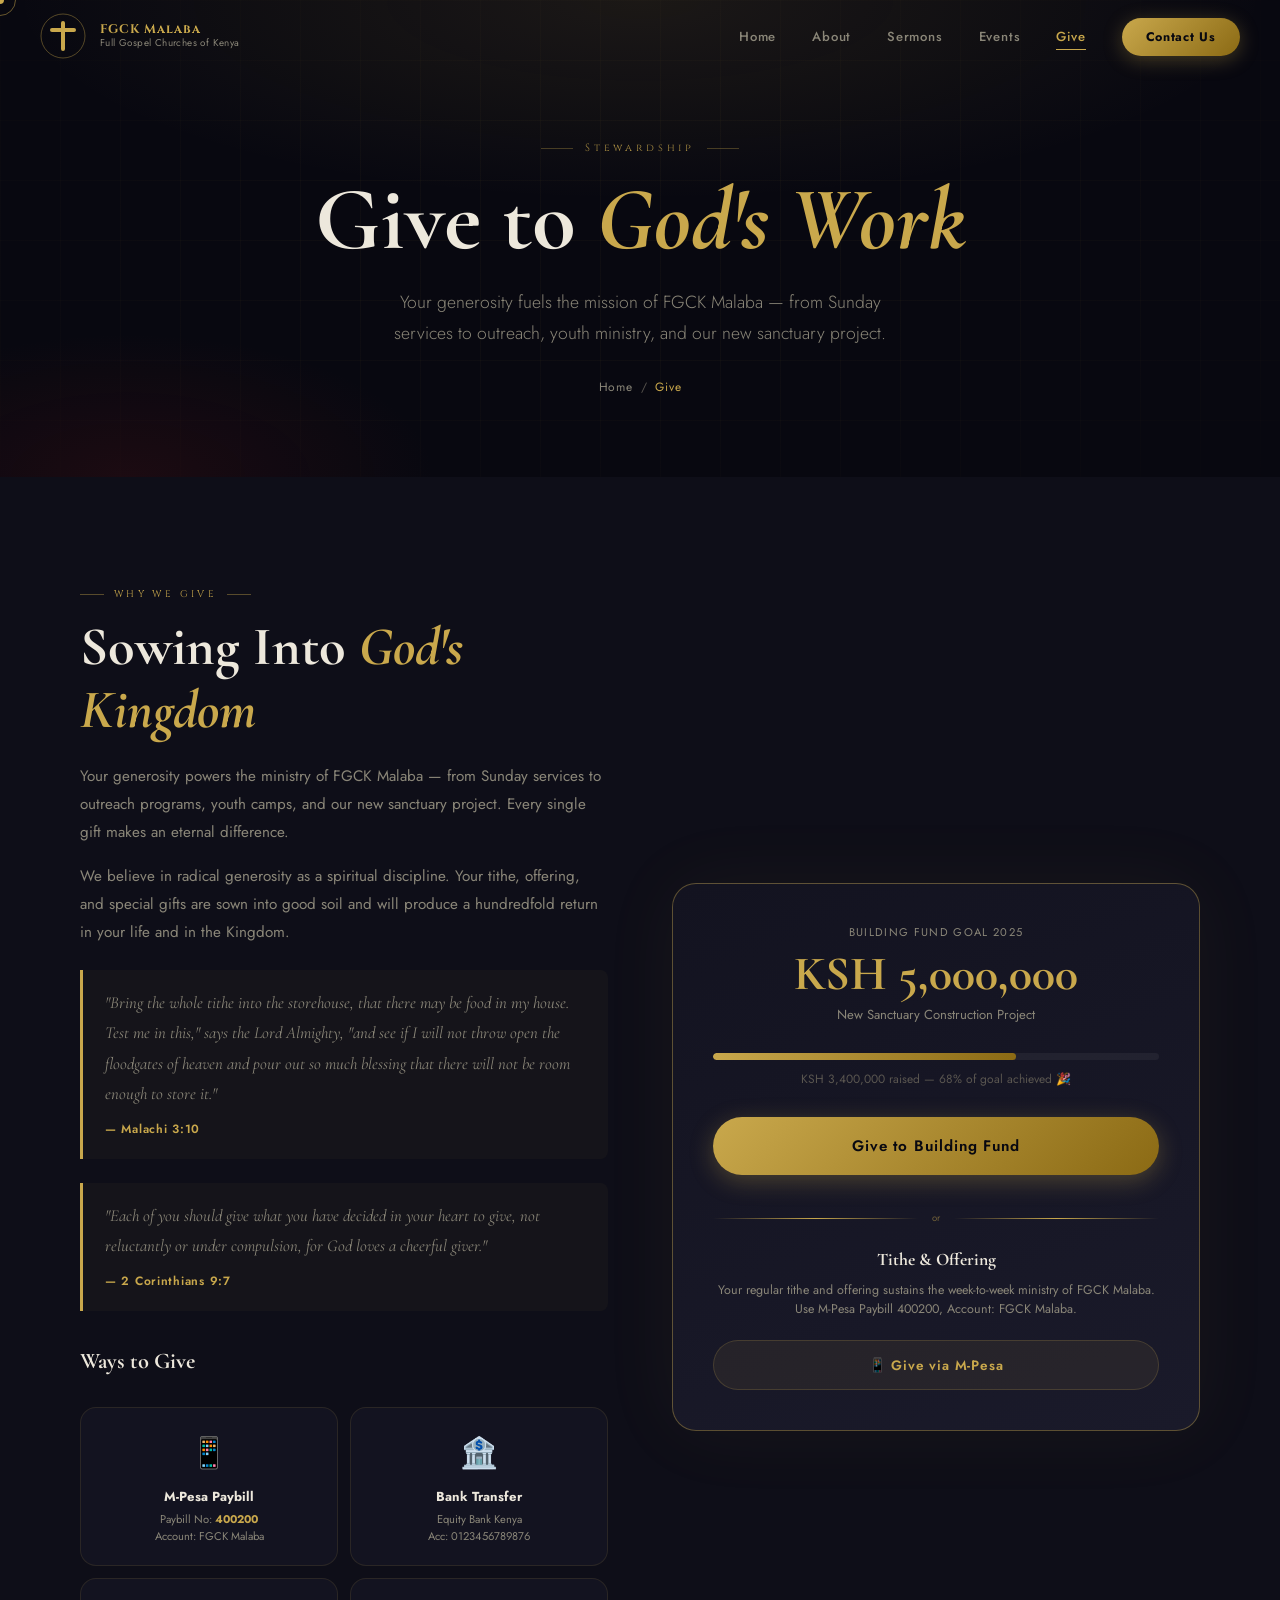
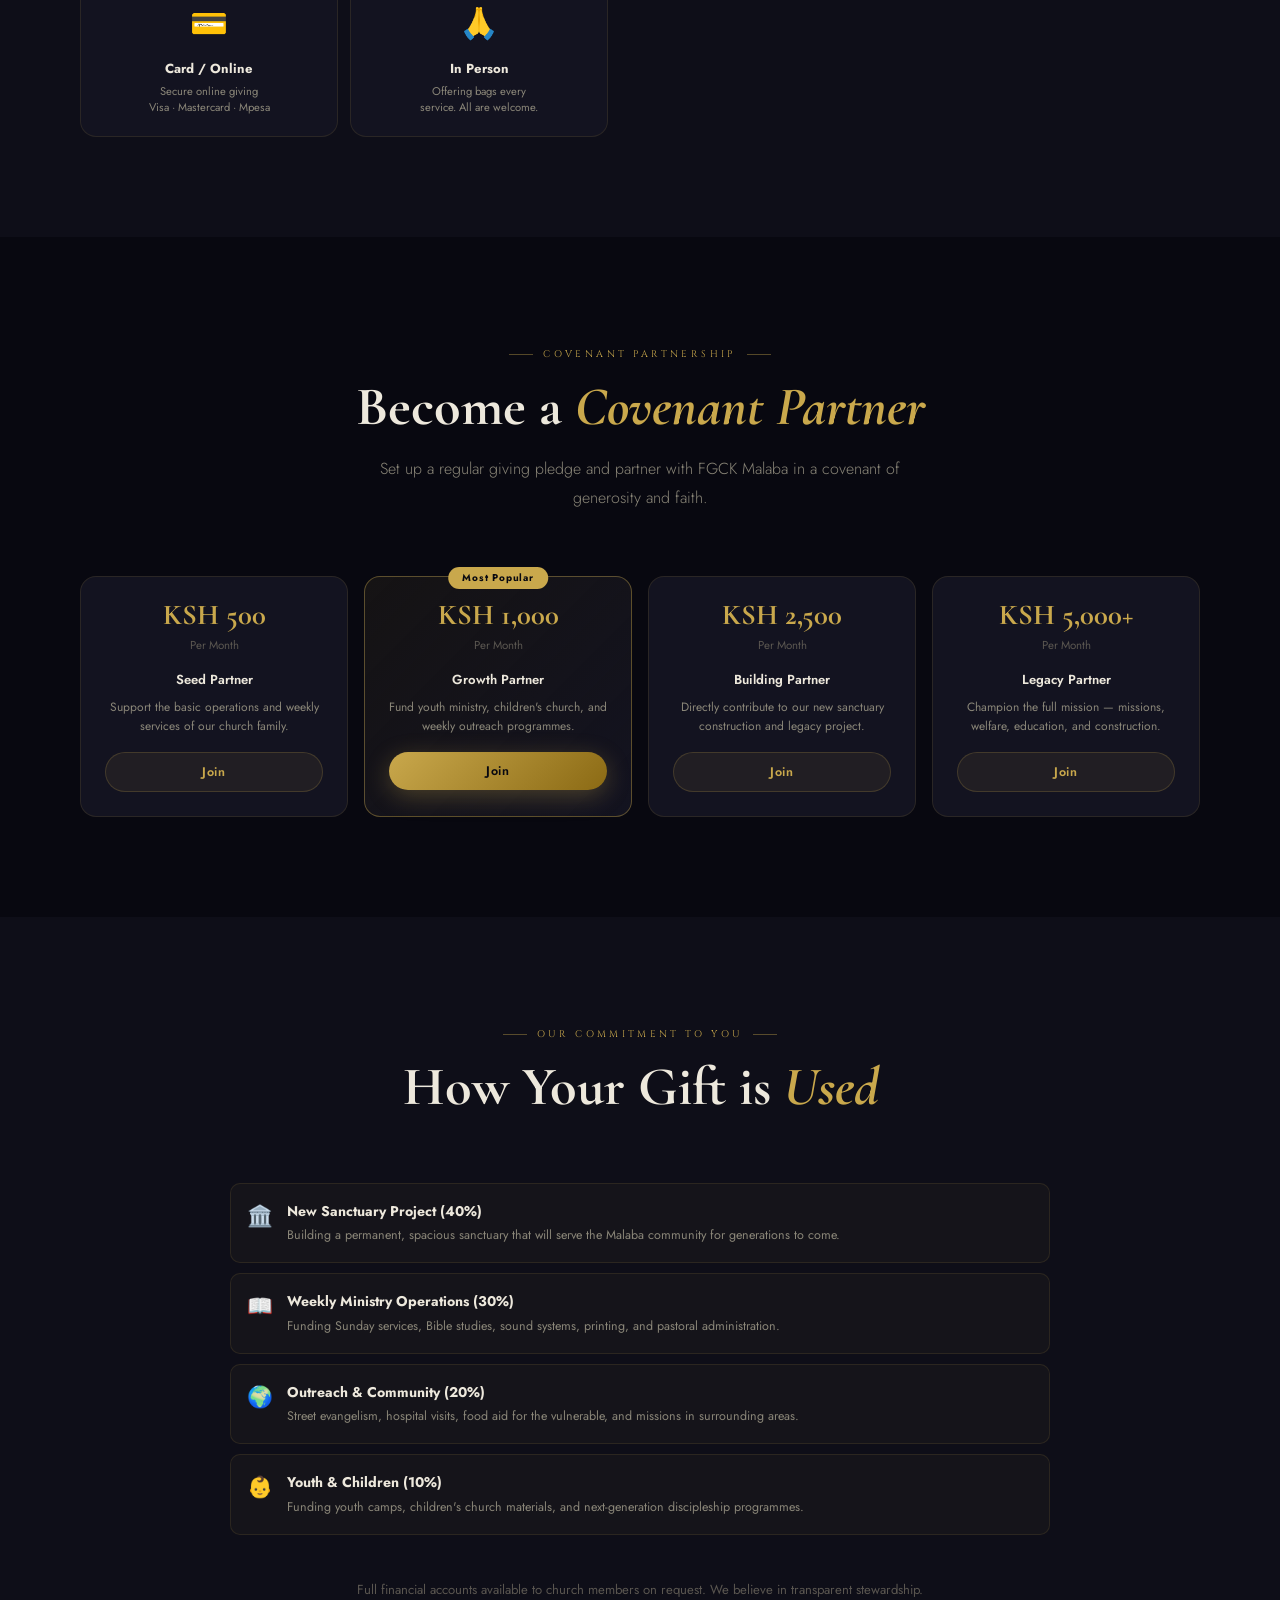
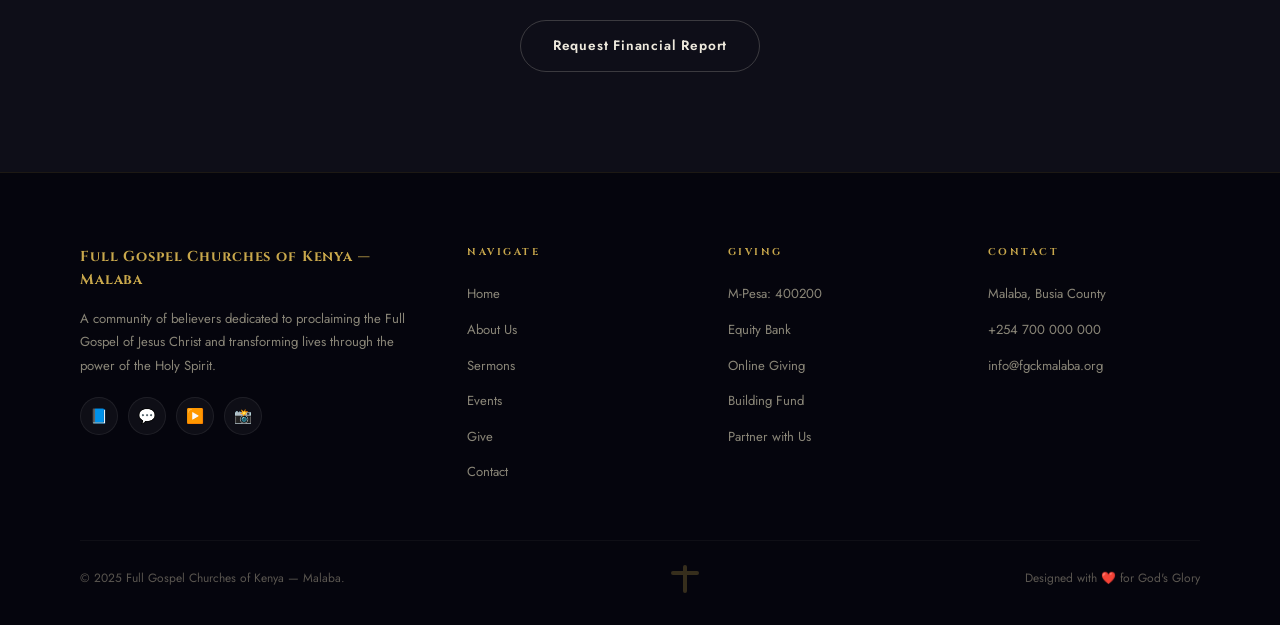
<file: give.html>
<!DOCTYPE html>
<html lang="en">
<head>
<meta charset="UTF-8">
<meta name="viewport" content="width=device-width,initial-scale=1">
<meta name="description" content="Support the work of God at FGCK Malaba through your tithes, offerings, and building fund contributions.">
<title>Give | FGCK Malaba</title>
<link rel="stylesheet" href="style.css">
<style>
.give-tier-grid { display:grid; grid-template-columns:repeat(auto-fit,minmax(200px,1fr)); gap:16px; margin-top:32px; }
.tier-card {
  background:var(--card); border:1px solid var(--border);
  border-radius:var(--radius); padding:24px;
  text-align:center; cursor:pointer; transition:all 0.3s;
  position:relative;
}
.tier-card:hover, .tier-card.popular { border-color:var(--border-h); }
.tier-card.popular { background:linear-gradient(135deg,rgba(201,168,76,0.07),var(--card)); }
.tier-badge {
  position:absolute; top:-10px; left:50%; transform:translateX(-50%);
  background:var(--gold); color:var(--deep);
  padding:3px 14px; border-radius:50px;
  font-size:0.62rem; font-weight:700; letter-spacing:0.08em; white-space:nowrap;
}
.tier-amount { font-family:'Cormorant Garamond',serif; font-size:1.8rem; font-weight:700; color:var(--gold); line-height:1; margin-bottom:6px; }
.tier-freq { font-size:0.72rem; color:var(--text-dim); margin-bottom:14px; }
.tier-label { font-size:0.82rem; font-weight:600; margin-bottom:8px; }
.tier-desc { font-size:0.75rem; color:var(--text-muted); line-height:1.6; }
.partner-perks { display:grid; gap:10px; margin-top:24px; }
.perk {
  display:flex; align-items:flex-start; gap:14px;
  background:rgba(201,168,76,0.04); border:1px solid var(--border);
  border-radius:10px; padding:16px;
}
.perk-icon { font-size:1.3rem; flex-shrink:0; }
.perk-title { font-size:0.88rem; font-weight:700; margin-bottom:4px; }
.perk-desc { font-size:0.78rem; color:var(--text-muted); line-height:1.6; }
</style>
</head>
<body>
<div id="page-loader"><div class="loader-mark"><div class="loader-ring"></div></div><span class="loader-label">GIVE</span></div>
<div class="cursor-dot"></div><div class="cursor-ring"></div>

<nav class="site-nav" id="navbar">
  <a href="index.html" class="nav-logo"><div class="nav-logo-emblem"><svg viewBox="0 0 46 46" fill="none"><circle cx="23" cy="23" r="22" stroke="#C9A84C" stroke-width="1" opacity="0.4"/><rect x="21" y="8" width="4" height="30" rx="2" fill="#C9A84C"/><rect x="10" y="15" width="26" height="4" rx="2" fill="#C9A84C"/></svg></div><div class="nav-logo-text"><div class="l1">FGCK Malaba</div><div class="l2">Full Gospel Churches of Kenya</div></div></a>
  <ul class="nav-links"><li><a href="index.html">Home</a></li><li><a href="about.html">About</a></li><li><a href="sermons.html">Sermons</a></li><li><a href="events.html">Events</a></li><li><a href="give.html" class="active">Give</a></li><li><a href="contact.html" class="nav-cta">Contact Us</a></li></ul>
  <button class="nav-hamburger" aria-label="Open menu"><span></span><span></span><span></span></button>
</nav>
<nav class="mobile-nav"><a href="index.html">Home</a><div class="mobile-nav-divider"></div><a href="about.html">About Us</a><a href="sermons.html">Sermons</a><a href="events.html">Events</a><a href="give.html">Give</a><a href="contact.html">Contact</a></nav>

<div class="page-hero">
  <div class="page-hero-bg"></div><div class="page-hero-grid"></div>
  <div class="page-hero-content">
    <div class="page-hero-eyebrow">Stewardship</div>
    <h1>Give to <em>God's Work</em></h1>
    <p>Your generosity fuels the mission of FGCK Malaba — from Sunday services to outreach, youth ministry, and our new sanctuary project.</p>
    <div class="breadcrumb"><a href="index.html">Home</a><span class="sep">/</span><span class="current">Give</span></div>
  </div>
</div>

<!-- GIVE SECTION -->
<section class="section section-dark give-section">
  <div class="container">
    <div class="give-grid">
      <div class="reveal left">
        <div class="stag">Why We Give</div>
        <h2 class="stitle" style="margin-bottom:20px;">Sowing Into <em>God's Kingdom</em></h2>
        <p style="font-size:0.95rem;color:var(--text-muted);line-height:1.85;margin-bottom:16px;">Your generosity powers the ministry of FGCK Malaba — from Sunday services to outreach programs, youth camps, and our new sanctuary project. Every single gift makes an eternal difference.</p>
        <p style="font-size:0.95rem;color:var(--text-muted);line-height:1.85;margin-bottom:16px;">We believe in radical generosity as a spiritual discipline. Your tithe, offering, and special gifts are sown into good soil and will produce a hundredfold return in your life and in the Kingdom.</p>
        <div class="verse-block">"Bring the whole tithe into the storehouse, that there may be food in my house. Test me in this," says the Lord Almighty, "and see if I will not throw open the floodgates of heaven and pour out so much blessing that there will not be room enough to store it." <cite>— Malachi 3:10</cite></div>
        <div class="verse-block" style="margin-top:12px;">"Each of you should give what you have decided in your heart to give, not reluctantly or under compulsion, for God loves a cheerful giver." <cite>— 2 Corinthians 9:7</cite></div>

        <h3 style="font-family:'Cormorant Garamond',serif;font-size:1.4rem;margin:32px 0 16px;">Ways to Give</h3>
        <div class="give-methods">
          <div class="give-method" onclick="showModal('mpesaModal')"><div class="gm-icon">📱</div><div class="gm-name">M-Pesa Paybill</div><div class="gm-detail">Paybill No: <strong style="color:var(--gold)">400200</strong><br>Account: FGCK Malaba</div></div>
          <div class="give-method" onclick="showModal('bankModal')"><div class="gm-icon">🏦</div><div class="gm-name">Bank Transfer</div><div class="gm-detail">Equity Bank Kenya<br>Acc: 0123456789876</div></div>
          <div class="give-method" onclick="showModal('onlineModal')"><div class="gm-icon">💳</div><div class="gm-name">Card / Online</div><div class="gm-detail">Secure online giving<br>Visa · Mastercard · Mpesa</div></div>
          <div class="give-method"><div class="gm-icon">🙏</div><div class="gm-name">In Person</div><div class="gm-detail">Offering bags every<br>service. All are welcome.</div></div>
        </div>
      </div>

      <div class="reveal right">
        <div class="give-card">
          <div class="give-card-label">Building Fund Goal 2025</div>
          <div class="give-card-amount">KSH 5,000,000</div>
          <div class="give-card-sub">New Sanctuary Construction Project</div>
          <div class="progress-bg"><div class="progress-fill"></div></div>
          <div class="progress-note">KSH 3,400,000 raised — 68% of goal achieved 🎉</div>
          <button class="btn btn-gold btn-block btn-lg" onclick="showModal('giveNowModal')" style="margin-bottom:16px;">Give to Building Fund</button>
          <div class="gold-rule" style="margin:20px 0;"><span>or</span></div>
          <h4 style="font-family:'Cormorant Garamond',serif;font-size:1.1rem;margin-bottom:6px;text-align:center;">Tithe & Offering</h4>
          <p style="font-size:0.78rem;color:var(--text-muted);text-align:center;margin-bottom:20px;line-height:1.6;">Your regular tithe and offering sustains the week-to-week ministry of FGCK Malaba. Use M-Pesa Paybill 400200, Account: FGCK Malaba.</p>
          <button class="btn btn-ghost btn-block" onclick="showModal('mpesaModal')">📱 Give via M-Pesa</button>
        </div>
      </div>
    </div>
  </div>
</section>

<!-- GIVING TIERS -->
<section class="section section-deep">
  <div class="container">
    <div class="section-head center reveal"><div class="stag">Covenant Partnership</div><h2 class="stitle">Become a <em>Covenant Partner</em></h2><p class="sdesc">Set up a regular giving pledge and partner with FGCK Malaba in a covenant of generosity and faith.</p></div>
    <div class="give-tier-grid">
      <div class="tier-card reveal">
        <div class="tier-amount">KSH 500</div>
        <div class="tier-freq">Per Month</div>
        <div class="tier-label">Seed Partner</div>
        <div class="tier-desc">Support the basic operations and weekly services of our church family.</div>
        <button class="btn btn-ghost btn-block btn-sm" style="margin-top:16px;" onclick="showModal('partnerModal')">Join</button>
      </div>
      <div class="tier-card popular reveal">
        <div class="tier-badge">Most Popular</div>
        <div class="tier-amount">KSH 1,000</div>
        <div class="tier-freq">Per Month</div>
        <div class="tier-label">Growth Partner</div>
        <div class="tier-desc">Fund youth ministry, children's church, and weekly outreach programmes.</div>
        <button class="btn btn-gold btn-block btn-sm" style="margin-top:16px;" onclick="showModal('partnerModal')">Join</button>
      </div>
      <div class="tier-card reveal">
        <div class="tier-amount">KSH 2,500</div>
        <div class="tier-freq">Per Month</div>
        <div class="tier-label">Building Partner</div>
        <div class="tier-desc">Directly contribute to our new sanctuary construction and legacy project.</div>
        <button class="btn btn-ghost btn-block btn-sm" style="margin-top:16px;" onclick="showModal('partnerModal')">Join</button>
      </div>
      <div class="tier-card reveal">
        <div class="tier-amount">KSH 5,000+</div>
        <div class="tier-freq">Per Month</div>
        <div class="tier-label">Legacy Partner</div>
        <div class="tier-desc">Champion the full mission — missions, welfare, education, and construction.</div>
        <button class="btn btn-ghost btn-block btn-sm" style="margin-top:16px;" onclick="showModal('partnerModal')">Join</button>
      </div>
    </div>
  </div>
</section>

<!-- PARTNER PERKS -->
<section class="section section-dark">
  <div class="container-sm">
    <div class="section-head center reveal"><div class="stag">Our Commitment to You</div><h2 class="stitle">How Your Gift is <em>Used</em></h2></div>
    <div class="partner-perks">
      <div class="perk reveal"><div class="perk-icon">🏛️</div><div><div class="perk-title">New Sanctuary Project (40%)</div><div class="perk-desc">Building a permanent, spacious sanctuary that will serve the Malaba community for generations to come.</div></div></div>
      <div class="perk reveal"><div class="perk-icon">📖</div><div><div class="perk-title">Weekly Ministry Operations (30%)</div><div class="perk-desc">Funding Sunday services, Bible studies, sound systems, printing, and pastoral administration.</div></div></div>
      <div class="perk reveal"><div class="perk-icon">🌍</div><div><div class="perk-title">Outreach & Community (20%)</div><div class="perk-desc">Street evangelism, hospital visits, food aid for the vulnerable, and missions in surrounding areas.</div></div></div>
      <div class="perk reveal"><div class="perk-icon">👶</div><div><div class="perk-title">Youth & Children (10%)</div><div class="perk-desc">Funding youth camps, children's church materials, and next-generation discipleship programmes.</div></div></div>
    </div>
    <div style="text-align:center;margin-top:44px;" class="reveal">
      <p style="font-size:0.82rem;color:var(--text-dim);margin-bottom:20px;">Full financial accounts available to church members on request. We believe in transparent stewardship.</p>
      <a href="contact.html" class="btn btn-outline">Request Financial Report</a>
    </div>
  </div>
</section>

<footer class="site-footer">
  <div class="footer-inner">
    <div class="footer-brand"><h3>Full Gospel Churches of Kenya — Malaba</h3><p>A community of believers dedicated to proclaiming the Full Gospel of Jesus Christ and transforming lives through the power of the Holy Spirit.</p><div class="footer-socials"><div class="footer-social">📘</div><div class="footer-social">💬</div><div class="footer-social">▶️</div><div class="footer-social">📸</div></div></div>
    <div class="footer-col"><h4>Navigate</h4><ul><li><a href="index.html">Home</a></li><li><a href="about.html">About Us</a></li><li><a href="sermons.html">Sermons</a></li><li><a href="events.html">Events</a></li><li><a href="give.html">Give</a></li><li><a href="contact.html">Contact</a></li></ul></div>
    <div class="footer-col"><h4>Giving</h4><ul><li><a href="#">M-Pesa: 400200</a></li><li><a href="#">Equity Bank</a></li><li><a href="#">Online Giving</a></li><li><a href="#">Building Fund</a></li><li><a href="#">Partner with Us</a></li></ul></div>
    <div class="footer-col"><h4>Contact</h4><ul><li><a href="#">Malaba, Busia County</a></li><li><a href="tel:+254700000000">+254 700 000 000</a></li><li><a href="mailto:info@fgckmalaba.org">info@fgckmalaba.org</a></li></ul></div>
  </div>
  <div class="footer-bar"><p>© 2025 Full Gospel Churches of Kenya — Malaba.</p><div class="footer-cross"></div><p>Designed with ❤️ for God's Glory</p></div>
</footer>
<button id="btt" aria-label="Back to top">↑</button>

<!-- MODALS -->
<div class="overlay" id="mpesaModal"><div class="modal"><button class="modal-x" onclick="hideModal('mpesaModal')">✕</button><div class="modal-icon">📱</div><h3>Give via M-Pesa</h3><p>Go to M-Pesa → Lipa Na M-Pesa → Pay Bill<br><br>Business No: <strong style="color:var(--gold);font-size:1.3rem;">400200</strong><br>Account No: <strong style="color:var(--gold);">FGCK Malaba</strong><br><br>For tithes, type: TITHE in account<br>For building fund: BUILDING in account</p><button class="btn btn-gold btn-block" onclick="hideModal('mpesaModal')">Done — God Bless You!</button></div></div>
<div class="overlay" id="bankModal"><div class="modal"><button class="modal-x" onclick="hideModal('bankModal')">✕</button><div class="modal-icon">🏦</div><h3>Bank Transfer Details</h3><p>Bank: <strong style="color:var(--gold)">Equity Bank Kenya</strong><br>Account Name: Full Gospel Churches of Kenya – Malaba<br>Account Number: <strong style="color:var(--gold)">0123456789876</strong><br>Branch: Malaba<br>Swift: EQBLKENA</p><button class="btn btn-gold btn-block" onclick="hideModal('bankModal')">Done — God Bless You!</button></div></div>
<div class="overlay" id="onlineModal"><div class="modal"><button class="modal-x" onclick="hideModal('onlineModal')">✕</button><div class="modal-icon">💳</div><h3>Online Giving</h3><p>Secure online card giving is coming soon. In the meantime, please use M-Pesa Paybill <strong style="color:var(--gold)">400200</strong> — it's quick, safe, and instant!</p><button class="btn btn-gold btn-block" onclick="hideModal('onlineModal')">Close</button></div></div>
<div class="overlay" id="giveNowModal"><div class="modal"><button class="modal-x" onclick="hideModal('giveNowModal')">✕</button><div class="modal-icon">🙏</div><h3>Thank You for Your Gift!</h3><p>For the Building Fund, use M-Pesa Paybill <strong style="color:var(--gold)">400200</strong>, Account: <strong style="color:var(--gold)">BUILDING</strong>. Every shilling brings us closer to our new sanctuary. May God multiply your seed!</p><button class="btn btn-gold btn-block" onclick="hideModal('giveNowModal')">Amen — Close</button></div></div>
<div class="overlay" id="partnerModal"><div class="modal"><button class="modal-x" onclick="hideModal('partnerModal')">✕</button><div class="modal-icon">🤝</div><h3>Become a Covenant Partner</h3><p>Thank you for your heart of generosity! To set up a recurring giving pledge, contact our stewardship team on <strong style="color:var(--gold)">+254 700 000 000</strong> and we will guide you through the process.</p><button class="btn btn-gold btn-block" onclick="hideModal('partnerModal')">God Bless You!</button></div></div>

<script src="main.js"></script>
</body>
</html>
</file>
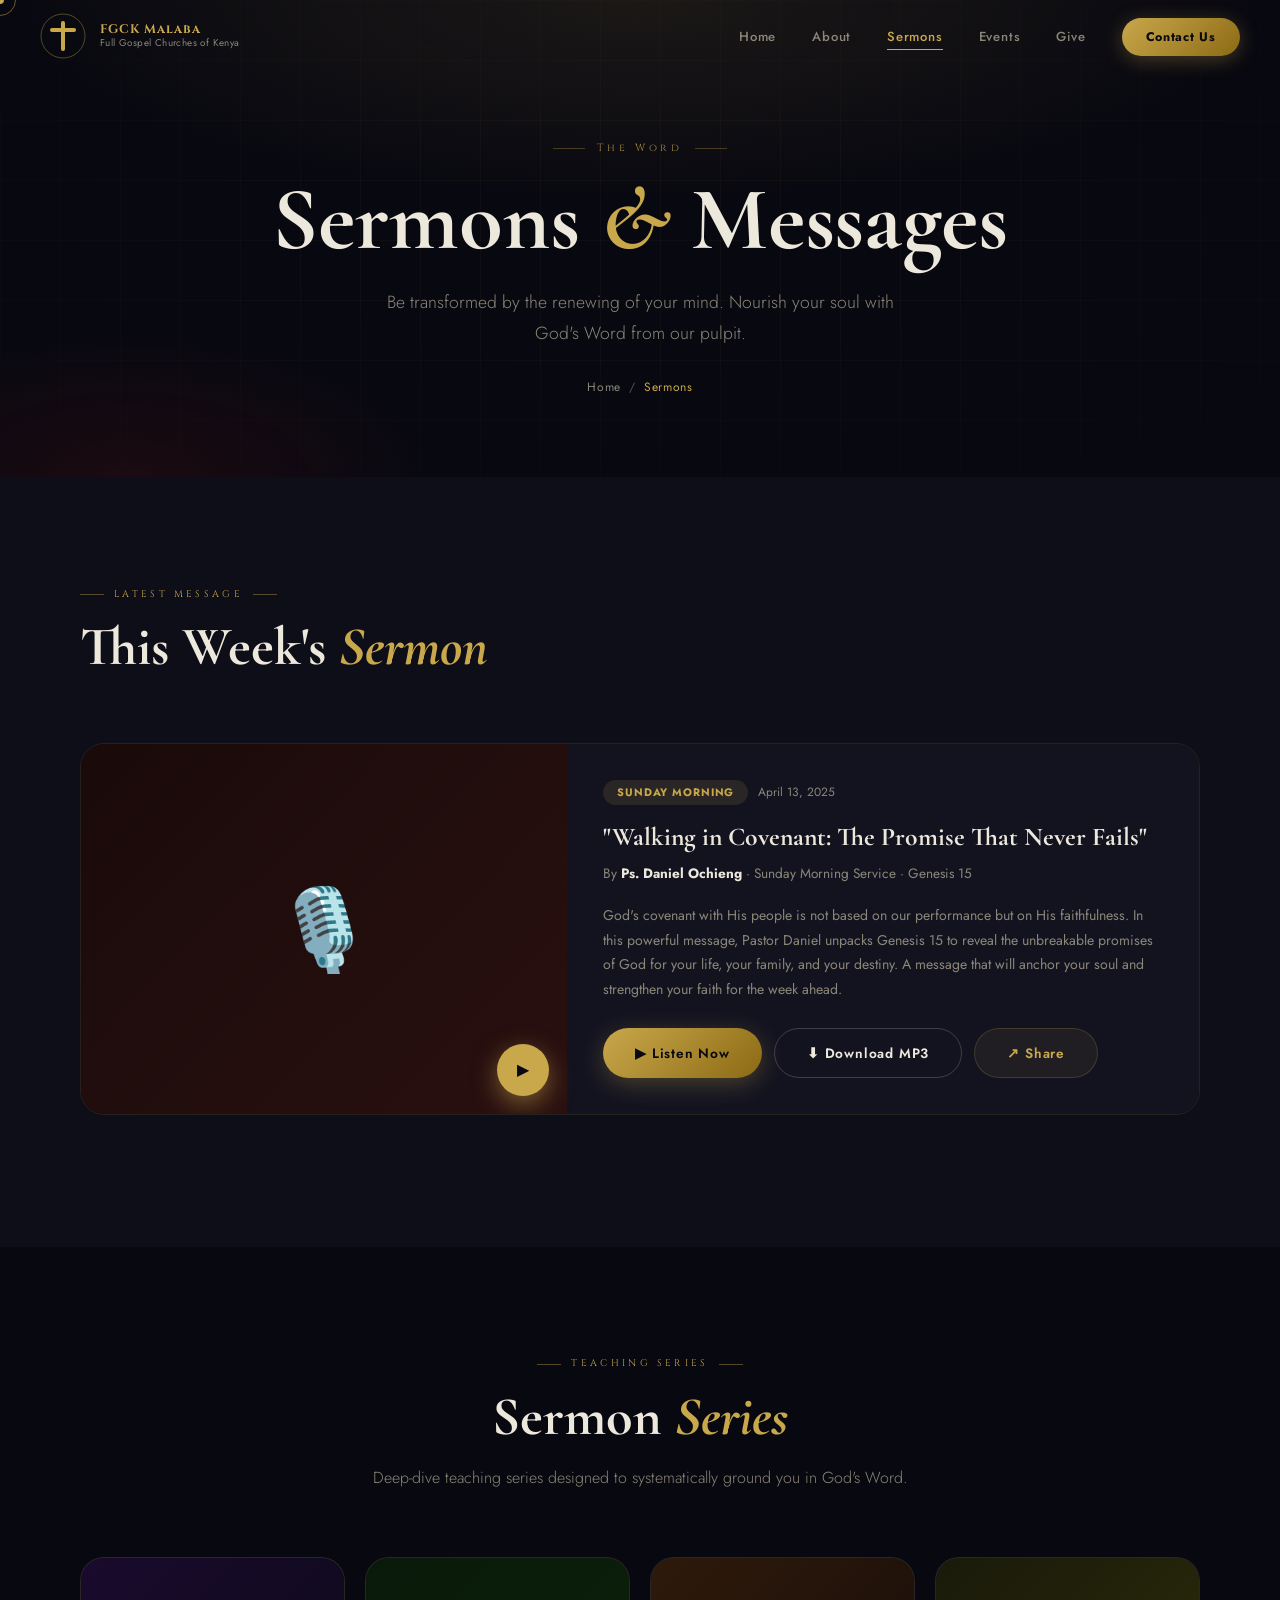
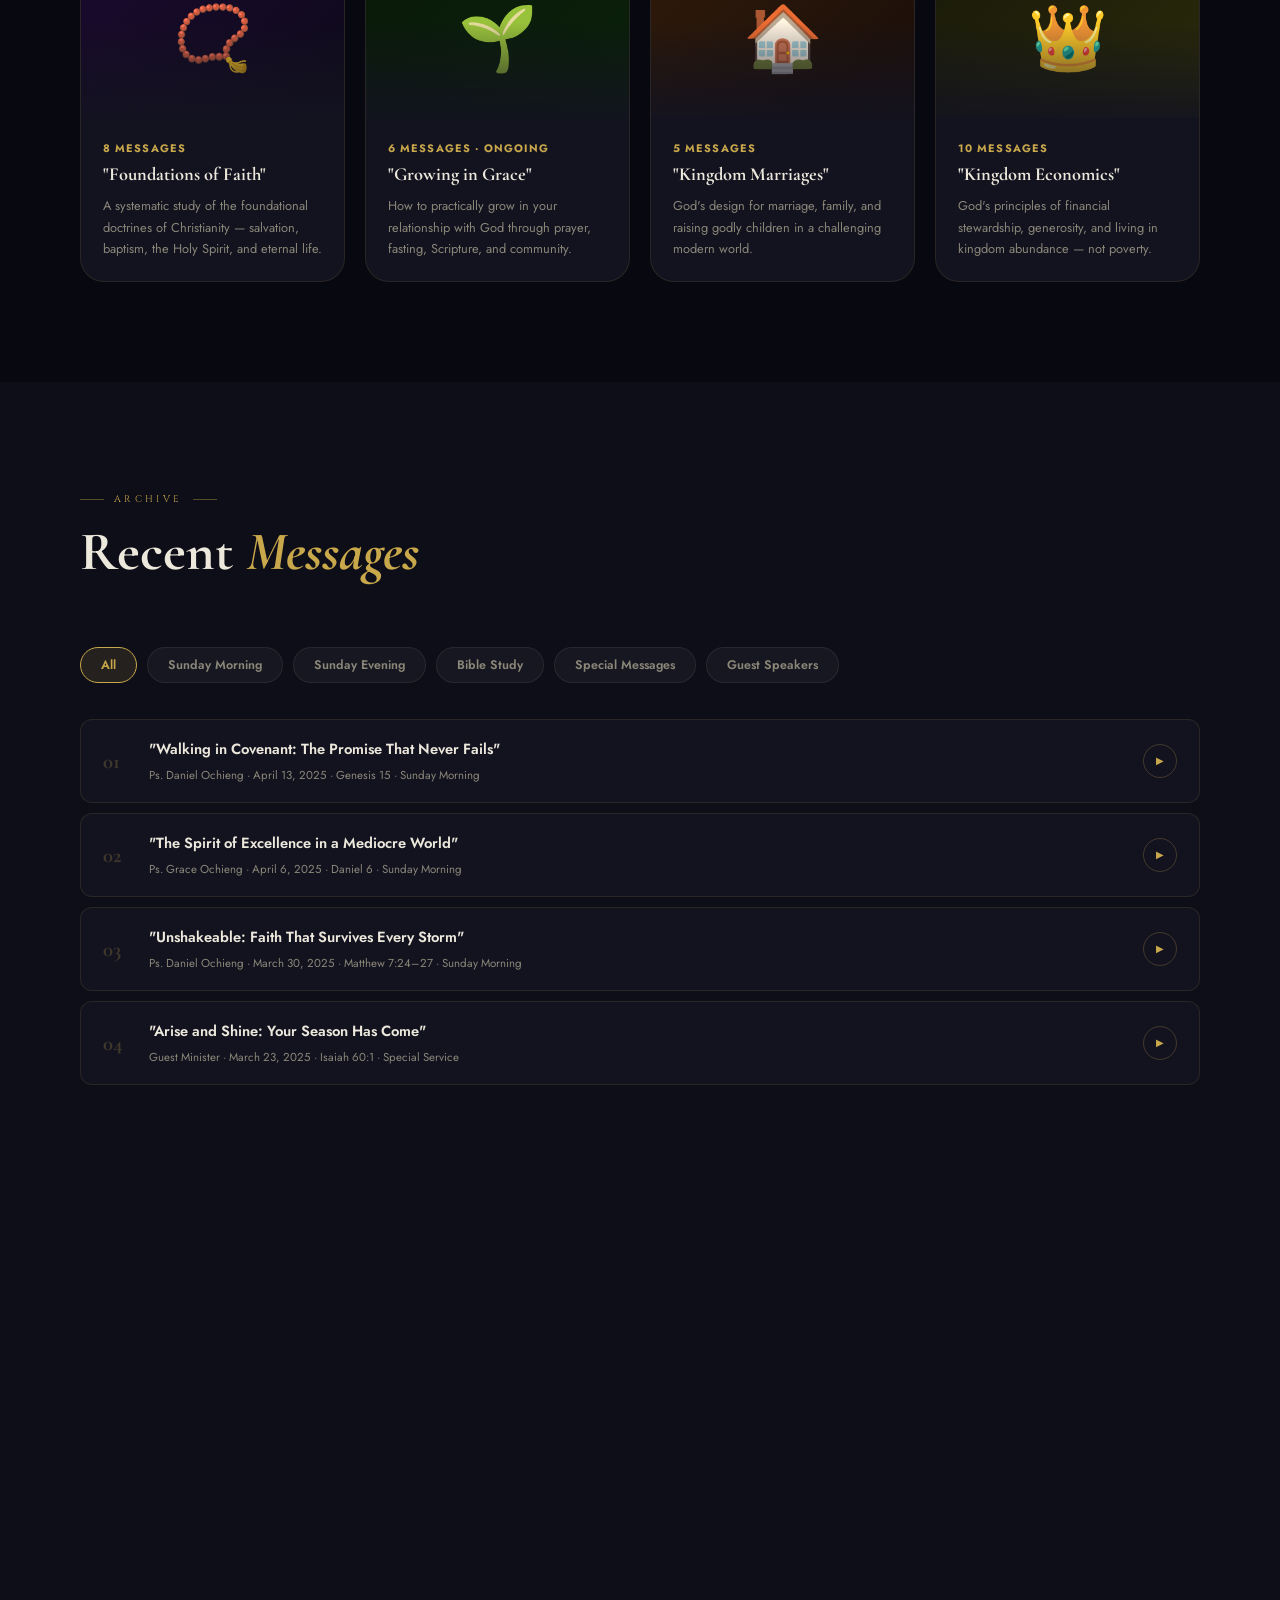
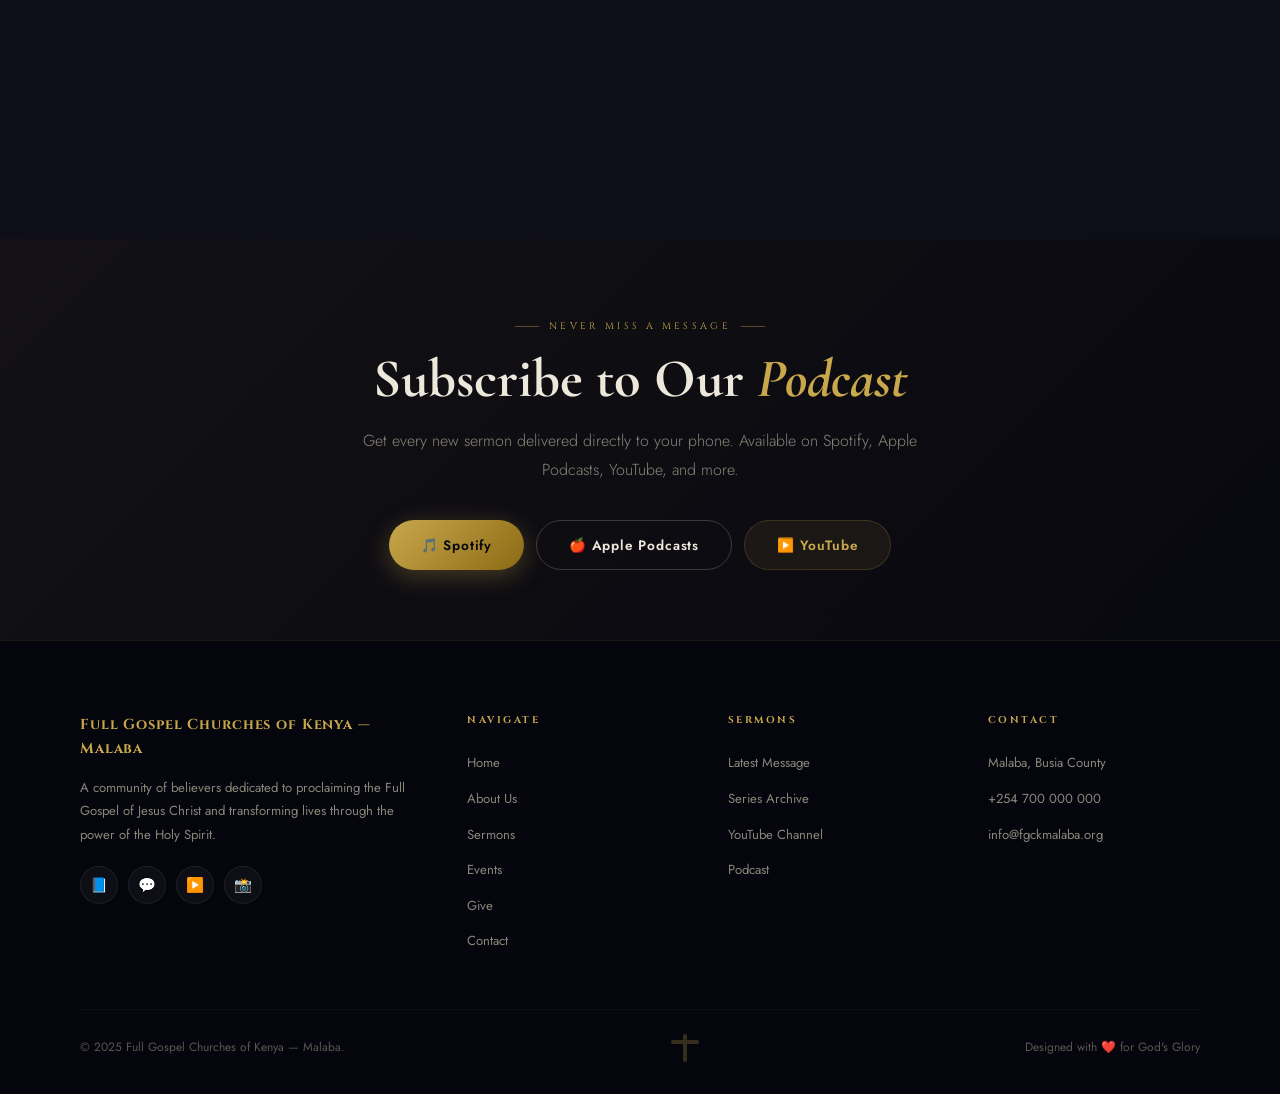
<file: sermons.html>
<!DOCTYPE html>
<html lang="en">
<head>
<meta charset="UTF-8">
<meta name="viewport" content="width=device-width,initial-scale=1">
<meta name="description" content="Listen to powerful sermons from FGCK Malaba — Sunday messages, teaching series, and special messages.">
<title>Sermons | FGCK Malaba</title>
<link rel="stylesheet" href="style.css">
<style>
.series-grid { display:grid; grid-template-columns:repeat(auto-fit,minmax(260px,1fr)); gap:20px; }
.series-card {
  background:var(--card); border:1px solid var(--border);
  border-radius:var(--radius-lg); overflow:hidden;
  transition:all 0.4s var(--ease); cursor:pointer;
}
.series-card:hover { border-color:var(--border-h); transform:translateY(-6px); box-shadow:0 24px 60px rgba(0,0,0,0.5); }
.series-thumb {
  height:160px; display:flex; align-items:center; justify-content:center;
  font-size:4rem; position:relative;
}
.series-thumb::after {
  content:''; position:absolute; inset:0;
  background:linear-gradient(to bottom,transparent 40%,rgba(19,19,32,0.9));
}
.series-body { padding:22px; }
.series-count { font-size:0.68rem; color:var(--gold); letter-spacing:0.1em; text-transform:uppercase; font-weight:700; margin-bottom:6px; }
.series-name { font-family:'Cormorant Garamond',serif; font-size:1.15rem; font-weight:700; margin-bottom:8px; line-height:1.3; }
.series-desc { font-size:0.8rem; color:var(--text-muted); line-height:1.65; }
.filter-bar {
  display:flex; gap:10px; flex-wrap:wrap;
  margin-bottom:36px;
}
.filter-btn {
  background:rgba(255,255,255,0.04);
  border:1px solid rgba(255,255,255,0.07);
  border-radius:50px;
  padding:8px 20px;
  font-size:0.78rem; font-weight:600;
  color:var(--text-muted);
  cursor:pointer; transition:all 0.3s;
  font-family:'Jost',sans-serif;
}
.filter-btn.active,
.filter-btn:hover { background:rgba(201,168,76,0.12); border-color:var(--gold); color:var(--gold); }
</style>
</head>
<body>
<div id="page-loader"><div class="loader-mark"><div class="loader-ring"></div></div><span class="loader-label">SERMONS</span></div>
<div class="cursor-dot"></div><div class="cursor-ring"></div>

<nav class="site-nav" id="navbar">
  <a href="index.html" class="nav-logo">
    <div class="nav-logo-emblem"><svg viewBox="0 0 46 46" fill="none"><circle cx="23" cy="23" r="22" stroke="#C9A84C" stroke-width="1" opacity="0.4"/><rect x="21" y="8" width="4" height="30" rx="2" fill="#C9A84C"/><rect x="10" y="15" width="26" height="4" rx="2" fill="#C9A84C"/></svg></div>
    <div class="nav-logo-text"><div class="l1">FGCK Malaba</div><div class="l2">Full Gospel Churches of Kenya</div></div>
  </a>
  <ul class="nav-links">
    <li><a href="index.html">Home</a></li><li><a href="about.html">About</a></li>
    <li><a href="sermons.html" class="active">Sermons</a></li><li><a href="events.html">Events</a></li>
    <li><a href="give.html">Give</a></li><li><a href="contact.html" class="nav-cta">Contact Us</a></li>
  </ul>
  <button class="nav-hamburger" aria-label="Open menu"><span></span><span></span><span></span></button>
</nav>
<nav class="mobile-nav"><a href="index.html">Home</a><div class="mobile-nav-divider"></div><a href="about.html">About Us</a><a href="sermons.html">Sermons</a><a href="events.html">Events</a><a href="give.html">Give</a><a href="contact.html">Contact</a></nav>

<div class="page-hero">
  <div class="page-hero-bg"></div><div class="page-hero-grid"></div>
  <div class="page-hero-content">
    <div class="page-hero-eyebrow">The Word</div>
    <h1>Sermons <em>&</em> Messages</h1>
    <p>Be transformed by the renewing of your mind. Nourish your soul with God's Word from our pulpit.</p>
    <div class="breadcrumb"><a href="index.html">Home</a><span class="sep">/</span><span class="current">Sermons</span></div>
  </div>
</div>

<!-- FEATURED SERMON -->
<section class="section section-dark">
  <div class="container">
    <div class="section-head reveal"><div class="stag">Latest Message</div><h2 class="stitle">This Week's <em>Sermon</em></h2></div>
    <div class="sermon-featured-grid reveal">
      <div class="sf-thumb">🎙️<div class="sf-play" onclick="showModal('playModal')">▶</div></div>
      <div class="sf-info">
        <div class="sf-meta"><span class="tag tag-gold">Sunday Morning</span><span style="font-size:0.75rem;color:var(--text-muted);">April 13, 2025</span></div>
        <div class="sf-title">"Walking in Covenant: The Promise That Never Fails"</div>
        <div class="sf-speaker">By <strong>Ps. Daniel Ochieng</strong> · Sunday Morning Service · Genesis 15</div>
        <div class="sf-excerpt">God's covenant with His people is not based on our performance but on His faithfulness. In this powerful message, Pastor Daniel unpacks Genesis 15 to reveal the unbreakable promises of God for your life, your family, and your destiny. A message that will anchor your soul and strengthen your faith for the week ahead.</div>
        <div style="display:flex;gap:12px;flex-wrap:wrap;">
          <button class="btn btn-gold" onclick="showModal('playModal')">▶ Listen Now</button>
          <button class="btn btn-outline" onclick="showModal('downloadModal')">⬇ Download MP3</button>
          <button class="btn btn-ghost" onclick="showModal('shareModal')">↗ Share</button>
        </div>
      </div>
    </div>
  </div>
</section>

<!-- SERMON SERIES -->
<section class="section section-deep">
  <div class="container">
    <div class="section-head center reveal">
      <div class="stag">Teaching Series</div>
      <h2 class="stitle">Sermon <em>Series</em></h2>
      <p class="sdesc">Deep-dive teaching series designed to systematically ground you in God's Word.</p>
    </div>
    <div class="series-grid">
      <div class="series-card reveal">
        <div class="series-thumb" style="background:linear-gradient(135deg,#1a0a2e,#0e0a1a);">📿</div>
        <div class="series-body">
          <div class="series-count">8 Messages</div>
          <div class="series-name">"Foundations of Faith"</div>
          <div class="series-desc">A systematic study of the foundational doctrines of Christianity — salvation, baptism, the Holy Spirit, and eternal life.</div>
        </div>
      </div>
      <div class="series-card reveal">
        <div class="series-thumb" style="background:linear-gradient(135deg,#0a1a0a,#0a200a);">🌱</div>
        <div class="series-body">
          <div class="series-count">6 Messages · Ongoing</div>
          <div class="series-name">"Growing in Grace"</div>
          <div class="series-desc">How to practically grow in your relationship with God through prayer, fasting, Scripture, and community.</div>
        </div>
      </div>
      <div class="series-card reveal">
        <div class="series-thumb" style="background:linear-gradient(135deg,#2e1a0a,#1a0e0a);">🏠</div>
        <div class="series-body">
          <div class="series-count">5 Messages</div>
          <div class="series-name">"Kingdom Marriages"</div>
          <div class="series-desc">God's design for marriage, family, and raising godly children in a challenging modern world.</div>
        </div>
      </div>
      <div class="series-card reveal">
        <div class="series-thumb" style="background:linear-gradient(135deg,#1a1a0a,#2a2a0a);">👑</div>
        <div class="series-body">
          <div class="series-count">10 Messages</div>
          <div class="series-name">"Kingdom Economics"</div>
          <div class="series-desc">God's principles of financial stewardship, generosity, and living in kingdom abundance — not poverty.</div>
        </div>
      </div>
    </div>
  </div>
</section>

<!-- ALL SERMONS LIST -->
<section class="section section-dark">
  <div class="container">
    <div class="section-head reveal">
      <div class="stag">Archive</div>
      <h2 class="stitle">Recent <em>Messages</em></h2>
    </div>
    <div class="filter-bar reveal">
      <button class="filter-btn active">All</button>
      <button class="filter-btn">Sunday Morning</button>
      <button class="filter-btn">Sunday Evening</button>
      <button class="filter-btn">Bible Study</button>
      <button class="filter-btn">Special Messages</button>
      <button class="filter-btn">Guest Speakers</button>
    </div>
    <div class="sermon-list">
      <div class="sl-item reveal"><div class="sl-num">01</div><div class="sl-info"><div class="sl-title">"Walking in Covenant: The Promise That Never Fails"</div><div class="sl-meta">Ps. Daniel Ochieng · April 13, 2025 · Genesis 15 · Sunday Morning</div></div><div class="sl-play" onclick="showModal('playModal')">▶</div></div>
      <div class="sl-item reveal"><div class="sl-num">02</div><div class="sl-info"><div class="sl-title">"The Spirit of Excellence in a Mediocre World"</div><div class="sl-meta">Ps. Grace Ochieng · April 6, 2025 · Daniel 6 · Sunday Morning</div></div><div class="sl-play" onclick="showModal('playModal')">▶</div></div>
      <div class="sl-item reveal"><div class="sl-num">03</div><div class="sl-info"><div class="sl-title">"Unshakeable: Faith That Survives Every Storm"</div><div class="sl-meta">Ps. Daniel Ochieng · March 30, 2025 · Matthew 7:24–27 · Sunday Morning</div></div><div class="sl-play" onclick="showModal('playModal')">▶</div></div>
      <div class="sl-item reveal"><div class="sl-num">04</div><div class="sl-info"><div class="sl-title">"Arise and Shine: Your Season Has Come"</div><div class="sl-meta">Guest Minister · March 23, 2025 · Isaiah 60:1 · Special Service</div></div><div class="sl-play" onclick="showModal('playModal')">▶</div></div>
      <div class="sl-item reveal"><div class="sl-num">05</div><div class="sl-info"><div class="sl-title">"Breaking the Chains: Freedom Through the Cross"</div><div class="sl-meta">Ps. Daniel Ochieng · March 16, 2025 · Galatians 5:1 · Sunday Morning</div></div><div class="sl-play" onclick="showModal('playModal')">▶</div></div>
      <div class="sl-item reveal"><div class="sl-num">06</div><div class="sl-info"><div class="sl-title">"The Power of a Praying Church"</div><div class="sl-meta">Ps. Grace Ochieng · March 9, 2025 · Acts 4:24–31 · Sunday Evening</div></div><div class="sl-play" onclick="showModal('playModal')">▶</div></div>
      <div class="sl-item reveal"><div class="sl-num">07</div><div class="sl-info"><div class="sl-title">"Kingdom Economics: You Are Blessed to Be a Blessing"</div><div class="sl-meta">Ps. Daniel Ochieng · March 2, 2025 · Deuteronomy 8 · Sunday Morning</div></div><div class="sl-play" onclick="showModal('playModal')">▶</div></div>
      <div class="sl-item reveal"><div class="sl-num">08</div><div class="sl-info"><div class="sl-title">"New Wine, New Wineskins: Embracing God's Move"</div><div class="sl-meta">Guest Minister · Feb 23, 2025 · Mark 2:22 · Special Service</div></div><div class="sl-play" onclick="showModal('playModal')">▶</div></div>
      <div class="sl-item reveal"><div class="sl-num">09</div><div class="sl-info"><div class="sl-title">"The Battle Is the Lord's"</div><div class="sl-meta">Ps. Daniel Ochieng · Feb 16, 2025 · 2 Chronicles 20 · Sunday Morning</div></div><div class="sl-play" onclick="showModal('playModal')">▶</div></div>
      <div class="sl-item reveal"><div class="sl-num">10</div><div class="sl-info"><div class="sl-title">"From Glory to Glory: Continuous Transformation"</div><div class="sl-meta">Ps. Grace Ochieng · Feb 9, 2025 · 2 Corinthians 3:18 · Sunday Morning</div></div><div class="sl-play" onclick="showModal('playModal')">▶</div></div>
    </div>
    <div style="text-align:center;margin-top:40px;" class="reveal">
      <button class="btn btn-outline" onclick="showModal('loadMoreModal')">Load More Sermons</button>
    </div>
  </div>
</section>

<!-- SUBSCRIBE / PODCAST -->
<section class="section-sm section-deep" style="background:linear-gradient(135deg,rgba(201,168,76,0.06),transparent);padding:70px 24px;">
  <div class="container-sm" style="text-align:center;">
    <div class="stag reveal" style="justify-content:center;">Never Miss a Message</div>
    <h2 class="stitle reveal" style="margin-bottom:16px;">Subscribe to Our <em>Podcast</em></h2>
    <p class="sdesc reveal" style="margin:0 auto 36px;">Get every new sermon delivered directly to your phone. Available on Spotify, Apple Podcasts, YouTube, and more.</p>
    <div class="reveal" style="display:flex;gap:12px;justify-content:center;flex-wrap:wrap;">
      <button class="btn btn-gold">🎵 Spotify</button>
      <button class="btn btn-outline">🍎 Apple Podcasts</button>
      <button class="btn btn-ghost">▶️ YouTube</button>
    </div>
  </div>
</section>

<footer class="site-footer">
  <div class="footer-inner">
    <div class="footer-brand"><h3>Full Gospel Churches of Kenya — Malaba</h3><p>A community of believers dedicated to proclaiming the Full Gospel of Jesus Christ and transforming lives through the power of the Holy Spirit.</p><div class="footer-socials"><div class="footer-social">📘</div><div class="footer-social">💬</div><div class="footer-social">▶️</div><div class="footer-social">📸</div></div></div>
    <div class="footer-col"><h4>Navigate</h4><ul><li><a href="index.html">Home</a></li><li><a href="about.html">About Us</a></li><li><a href="sermons.html">Sermons</a></li><li><a href="events.html">Events</a></li><li><a href="give.html">Give</a></li><li><a href="contact.html">Contact</a></li></ul></div>
    <div class="footer-col"><h4>Sermons</h4><ul><li><a href="#">Latest Message</a></li><li><a href="#">Series Archive</a></li><li><a href="#">YouTube Channel</a></li><li><a href="#">Podcast</a></li></ul></div>
    <div class="footer-col"><h4>Contact</h4><ul><li><a href="#">Malaba, Busia County</a></li><li><a href="tel:+254700000000">+254 700 000 000</a></li><li><a href="mailto:info@fgckmalaba.org">info@fgckmalaba.org</a></li></ul></div>
  </div>
  <div class="footer-bar"><p>© 2025 Full Gospel Churches of Kenya — Malaba.</p><div class="footer-cross"></div><p>Designed with ❤️ for God's Glory</p></div>
</footer>
<button id="btt" aria-label="Back to top">↑</button>

<!-- MODALS -->
<div class="overlay" id="playModal"><div class="modal"><button class="modal-x" onclick="hideModal('playModal')">✕</button><div class="modal-icon">🎙️</div><h3>Sermon Player</h3><p>Our full audio and video library is available on our YouTube channel and podcast platforms. Subscribe to never miss a message from FGCK Malaba.</p><button class="btn btn-gold btn-block" onclick="hideModal('playModal')">Got it — Amen!</button></div></div>
<div class="overlay" id="downloadModal"><div class="modal"><button class="modal-x" onclick="hideModal('downloadModal')">✕</button><div class="modal-icon">⬇️</div><h3>Download Sermon</h3><p>All sermon MP3s are available on our podcast and via WhatsApp broadcast. Join our WhatsApp group on <strong style="color:var(--gold)">+254 700 000 000</strong> to receive weekly sermon downloads.</p><button class="btn btn-gold btn-block" onclick="hideModal('downloadModal')">Close</button></div></div>
<div class="overlay" id="shareModal"><div class="modal"><button class="modal-x" onclick="hideModal('shareModal')">✕</button><div class="modal-icon">↗️</div><h3>Share This Sermon</h3><p>Share God's Word with your friends and family on WhatsApp, Facebook, or any platform. The Gospel is for everyone!</p><button class="btn btn-gold btn-block" onclick="hideModal('shareModal')">Close</button></div></div>
<div class="overlay" id="loadMoreModal"><div class="modal"><button class="modal-x" onclick="hideModal('loadMoreModal')">✕</button><div class="modal-icon">📚</div><h3>Full Archive Coming Soon</h3><p>We are digitising our full sermon archive. For older messages, contact us on WhatsApp and we will send them directly to you.</p><button class="btn btn-gold btn-block" onclick="hideModal('loadMoreModal')">Close</button></div></div>
<script src="main.js"></script>
<script>
  // Filter buttons
  document.querySelectorAll('.filter-btn').forEach(btn => {
    btn.addEventListener('click', () => {
      document.querySelectorAll('.filter-btn').forEach(b => b.classList.remove('active'));
      btn.classList.add('active');
    });
  });
</script>
</body>
</html>
</file>
<file: style.css>
/* ============================================================
   FGCK MALABA — MASTER STYLESHEET
   Full Gospel Churches of Kenya, Malaba
   Premium Church Website — 100,000 KSH Build
   ============================================================ */

@import url('https://fonts.googleapis.com/css2?family=Cormorant+Garamond:ital,wght@0,300;0,400;0,600;0,700;1,300;1,400;1,600&family=Jost:wght@300;400;500;600;700&family=Cinzel:wght@400;600;700;900&display=swap');

/* ── CSS VARIABLES ─────────────────────────────────────────── */
:root {
  --gold:        #C9A84C;
  --gold-lt:     #E8C97A;
  --gold-dk:     #8B6A14;
  --gold-glow:   rgba(201,168,76,0.25);
  --crimson:     #8B1A1A;
  --crimson-lt:  #B22222;
  --deep:        #080810;
  --dark:        #0E0E18;
  --card:        #131320;
  --card2:       #1A1A2A;
  --border:      rgba(201,168,76,0.12);
  --border-h:    rgba(201,168,76,0.4);
  --text:        #EDE8DC;
  --text-muted:  #8A8678;
  --text-dim:    #5A5650;
  --white:       #FFFFFF;
  --nav-h:       72px;
  --radius-sm:   8px;
  --radius:      16px;
  --radius-lg:   24px;
  --ease:        cubic-bezier(0.25, 0.46, 0.45, 0.94);
  --spring:      cubic-bezier(0.34, 1.56, 0.64, 1);
}

/* ── RESET ──────────────────────────────────────────────────── */
*, *::before, *::after { margin:0; padding:0; box-sizing:border-box; }
html { scroll-behavior:smooth; font-size:16px; -webkit-font-smoothing:antialiased; }
body { font-family:'Jost',sans-serif; background:var(--deep); color:var(--text); overflow-x:hidden; line-height:1.6; }
img { max-width:100%; display:block; }
a { text-decoration:none; color:inherit; }
ul { list-style:none; }
button { font-family:'Jost',sans-serif; }
input, textarea, select { font-family:'Jost',sans-serif; }

/* ── SCROLLBAR ───────────────────────────────────────────────── */
::-webkit-scrollbar { width:3px; }
::-webkit-scrollbar-track { background:var(--deep); }
::-webkit-scrollbar-thumb { background:var(--gold-dk); border-radius:2px; }
::selection { background:var(--gold-glow); color:var(--gold-lt); }

/* ── PAGE LOADER ─────────────────────────────────────────────── */
#page-loader {
  position:fixed; inset:0; z-index:9999;
  background:var(--deep);
  display:flex; flex-direction:column; align-items:center; justify-content:center;
  gap:20px;
  transition:opacity 0.9s var(--ease), visibility 0.9s;
}
#page-loader.out { opacity:0; visibility:hidden; }
.loader-mark {
  width:64px; height:64px;
  position:relative;
  animation:markSpin 2s var(--ease) infinite;
}
@keyframes markSpin {
  0%,100% { transform:rotate(0deg) scale(1); }
  50%      { transform:rotate(360deg) scale(1.1); }
}
.loader-mark::before,
.loader-mark::after {
  content:''; position:absolute; background:var(--gold); border-radius:3px;
}
.loader-mark::before { width:6px; height:64px; left:50%; transform:translateX(-50%); }
.loader-mark::after  { width:64px; height:6px; top:30%; transform:translateY(-50%); }
.loader-ring {
  position:absolute; inset:-10px;
  border:1px solid transparent;
  border-top-color:var(--gold);
  border-radius:50%;
  animation:ring 1.2s linear infinite;
}
@keyframes ring { to { transform:rotate(360deg); } }
.loader-label {
  font-family:'Cinzel',serif;
  font-size:0.65rem;
  letter-spacing:0.45em;
  color:var(--gold);
  animation:breathe 1.5s ease infinite;
}
@keyframes breathe { 0%,100%{opacity:0.3;} 50%{opacity:1;} }

/* ── CURSOR (desktop) ───────────────────────────────────────── */
@media (pointer:fine) {
  body { cursor:none; }
  .cursor-dot {
    position:fixed; z-index:9998; pointer-events:none;
    width:8px; height:8px;
    background:var(--gold);
    border-radius:50%;
    transform:translate(-50%,-50%);
    transition:width 0.2s,height 0.2s,background 0.2s;
  }
  .cursor-ring {
    position:fixed; z-index:9997; pointer-events:none;
    width:32px; height:32px;
    border:1px solid rgba(201,168,76,0.5);
    border-radius:50%;
    transform:translate(-50%,-50%);
    transition:all 0.12s var(--ease);
  }
  body.cursor-hover .cursor-dot  { width:12px; height:12px; background:var(--gold-lt); }
  body.cursor-hover .cursor-ring { width:48px; height:48px; border-color:var(--gold); }
}

/* ── NAVBAR ──────────────────────────────────────────────────── */
.site-nav {
  position:fixed; top:0; left:0; right:0; z-index:1000;
  height:var(--nav-h);
  padding:0 40px;
  display:flex; align-items:center; justify-content:space-between;
  transition:background 0.5s, border-color 0.5s, box-shadow 0.5s;
}
.site-nav.scrolled {
  background:rgba(8,8,16,0.94);
  backdrop-filter:blur(24px);
  -webkit-backdrop-filter:blur(24px);
  border-bottom:1px solid var(--border);
  box-shadow:0 4px 40px rgba(0,0,0,0.6);
}
/* Logo */
.nav-logo { display:flex; align-items:center; gap:14px; }
.nav-logo-emblem {
  width:46px; height:46px;
  position:relative;
  flex-shrink:0;
}
.nav-logo-emblem svg { width:100%; height:100%; }
.nav-logo-text { line-height:1.15; }
.nav-logo-text .l1 {
  font-family:'Cinzel',serif;
  font-size:0.78rem; font-weight:700;
  letter-spacing:0.08em;
  color:var(--gold);
}
.nav-logo-text .l2 {
  font-size:0.62rem;
  color:var(--text-muted);
  letter-spacing:0.04em;
}
/* Nav links */
.nav-links {
  display:flex; align-items:center; gap:36px;
}
.nav-links a {
  font-size:0.82rem; font-weight:500;
  color:var(--text-muted);
  letter-spacing:0.06em;
  position:relative;
  transition:color 0.3s;
}
.nav-links a::after {
  content:'';
  position:absolute; bottom:-4px; left:0; right:0;
  height:1px; background:var(--gold);
  transform:scaleX(0); transform-origin:right;
  transition:transform 0.35s var(--ease);
}
.nav-links a:hover,
.nav-links a.active { color:var(--text); }
.nav-links a:hover::after,
.nav-links a.active::after { transform:scaleX(1); transform-origin:left; }
.nav-links a.active { color:var(--gold); }
/* Nav CTA */
.nav-cta {
  background:linear-gradient(135deg,var(--gold),var(--gold-dk));
  color:var(--deep) !important;
  padding:10px 24px;
  border-radius:50px;
  font-weight:700 !important;
  font-size:0.78rem !important;
  letter-spacing:0.06em;
  transition:all 0.3s !important;
  box-shadow:0 4px 20px rgba(201,168,76,0.3);
}
.nav-cta::after { display:none !important; }
.nav-cta:hover {
  transform:translateY(-2px);
  box-shadow:0 8px 30px rgba(201,168,76,0.5) !important;
  color:var(--deep) !important;
}
/* Hamburger */
.nav-hamburger {
  display:none; flex-direction:column;
  gap:5px; cursor:pointer;
  background:none; border:none;
  padding:6px; z-index:10;
}
.nav-hamburger span {
  display:block; width:22px; height:2px;
  background:var(--gold); border-radius:2px;
  transition:all 0.4s var(--ease);
}
.nav-hamburger.open span:nth-child(1) { transform:rotate(45deg) translate(5px,5px); }
.nav-hamburger.open span:nth-child(2) { opacity:0; transform:scaleX(0); }
.nav-hamburger.open span:nth-child(3) { transform:rotate(-45deg) translate(5px,-5px); }

/* Mobile drawer */
.mobile-nav {
  position:fixed; inset:0; z-index:990;
  background:rgba(8,8,16,0.98);
  backdrop-filter:blur(30px);
  display:flex; flex-direction:column;
  align-items:center; justify-content:center;
  gap:28px;
  transform:translateY(-100%);
  transition:transform 0.6s var(--ease);
  pointer-events:none;
}
.mobile-nav.open { transform:translateY(0); pointer-events:all; }
.mobile-nav a {
  font-family:'Cinzel',serif;
  font-size:clamp(1.2rem,4vw,1.6rem);
  color:var(--text-muted);
  letter-spacing:0.12em;
  transition:color 0.3s, transform 0.3s;
  text-align:center;
}
.mobile-nav a:hover { color:var(--gold); transform:scale(1.04); }
.mobile-nav-divider {
  width:1px; height:40px;
  background:linear-gradient(to bottom, var(--gold), transparent);
  opacity:0.3;
}

/* ── ANNOUNCEMENT TICKER ────────────────────────────────────── */
.ticker {
  height:36px;
  background:rgba(201,168,76,0.07);
  border-bottom:1px solid var(--border);
  overflow:hidden;
  display:flex; align-items:center;
}
.ticker-track {
  display:inline-flex; gap:60px;
  white-space:nowrap;
  animation:tickerMove 40s linear infinite;
}
.ticker-track:hover { animation-play-state:paused; }
@keyframes tickerMove { 0%{transform:translateX(0)} 100%{transform:translateX(-50%)} }
.ticker-item {
  font-size:0.72rem; color:var(--gold);
  letter-spacing:0.08em;
  display:inline-flex; align-items:center; gap:10px;
}
.ticker-item::before { content:'✦'; font-size:0.45rem; opacity:0.6; }

/* ── PAGE HERO (inner pages) ─────────────────────────────────── */
.page-hero {
  min-height:52vh;
  display:flex; flex-direction:column;
  align-items:center; justify-content:center;
  text-align:center;
  padding:140px 24px 80px;
  position:relative;
  overflow:hidden;
}
.page-hero-bg {
  position:absolute; inset:0;
  background:
    radial-gradient(ellipse 70% 60% at 50% 0%, rgba(201,168,76,0.1) 0%, transparent 70%),
    radial-gradient(ellipse 40% 50% at 10% 100%, rgba(139,26,26,0.15) 0%, transparent 60%),
    var(--deep);
}
.page-hero-grid {
  position:absolute; inset:0;
  background-image:
    linear-gradient(rgba(201,168,76,0.04) 1px, transparent 1px),
    linear-gradient(90deg, rgba(201,168,76,0.04) 1px, transparent 1px);
  background-size:60px 60px;
  mask-image:radial-gradient(ellipse 80% 80% at 50% 50%, black 30%, transparent 100%);
}
.page-hero-content { position:relative; z-index:1; }
.page-hero-eyebrow {
  font-family:'Cinzel',serif;
  font-size:0.65rem; letter-spacing:0.35em;
  color:var(--gold); opacity:0.8;
  margin-bottom:16px;
  display:flex; align-items:center; justify-content:center; gap:12px;
}
.page-hero-eyebrow::before,
.page-hero-eyebrow::after {
  content:''; width:32px; height:1px;
  background:var(--gold); opacity:0.4;
}
.page-hero h1 {
  font-family:'Cormorant Garamond',serif;
  font-size:clamp(2.8rem,7vw,6rem);
  font-weight:700;
  line-height:1.05;
  margin-bottom:20px;
}
.page-hero h1 em { font-style:italic; color:var(--gold); }
.page-hero p {
  font-size:clamp(0.95rem,2.5vw,1.1rem);
  color:var(--text-muted); font-weight:300;
  max-width:540px; margin:0 auto;
  line-height:1.8;
}
/* Breadcrumb */
.breadcrumb {
  display:flex; align-items:center; gap:8px;
  justify-content:center;
  margin-top:28px;
  font-size:0.75rem; color:var(--text-dim);
  letter-spacing:0.06em;
}
.breadcrumb a { color:var(--text-muted); transition:color 0.3s; }
.breadcrumb a:hover { color:var(--gold); }
.breadcrumb .sep { color:var(--text-dim); }
.breadcrumb .current { color:var(--gold); }

/* ── SECTION LAYOUT ──────────────────────────────────────────── */
.section { padding:100px 24px; }
.section-sm { padding:60px 24px; }
.container { max-width:1120px; margin:0 auto; }
.container-sm { max-width:820px; margin:0 auto; }
.section-dark  { background:var(--dark); }
.section-card  { background:var(--card); }
.section-deep  { background:var(--deep); }
/* Section tag */
.stag {
  display:inline-flex; align-items:center; gap:10px;
  font-family:'Cinzel',serif;
  font-size:0.6rem; letter-spacing:0.35em;
  color:var(--gold); text-transform:uppercase;
  margin-bottom:14px;
}
.stag::before,
.stag::after { content:''; width:24px; height:1px; background:rgba(201,168,76,0.4); }
/* Section title */
.stitle {
  font-family:'Cormorant Garamond',serif;
  font-size:clamp(2rem,5vw,3.4rem);
  font-weight:700; line-height:1.15;
  margin-bottom:16px;
}
.stitle em { font-style:italic; color:var(--gold); }
/* Section desc */
.sdesc {
  font-size:1rem; color:var(--text-muted);
  font-weight:300; line-height:1.8;
  max-width:560px;
}
.center { text-align:center; }
.center .sdesc { margin:0 auto; }
.section-head { margin-bottom:64px; }

/* ── GOLD RULE ────────────────────────────────────────────────── */
.gold-rule {
  display:flex; align-items:center; gap:14px;
  margin:20px 0;
}
.gold-rule::before,
.gold-rule::after {
  content:''; flex:1;
  height:1px;
  background:linear-gradient(to right, transparent, var(--gold), transparent);
}
.gold-rule span { font-size:0.6rem; color:var(--gold); opacity:0.5; }

/* ── BUTTONS ──────────────────────────────────────────────────── */
.btn {
  display:inline-flex; align-items:center; gap:10px;
  padding:14px 32px; border-radius:50px;
  font-size:0.85rem; font-weight:600;
  letter-spacing:0.06em; cursor:pointer;
  border:none; transition:all 0.35s var(--ease);
}
.btn-gold {
  background:linear-gradient(135deg,var(--gold),var(--gold-dk));
  color:var(--deep);
  box-shadow:0 6px 24px rgba(201,168,76,0.3);
}
.btn-gold:hover { transform:translateY(-3px); box-shadow:0 12px 36px rgba(201,168,76,0.5); }
.btn-outline {
  background:transparent;
  color:var(--text);
  border:1px solid rgba(240,234,220,0.2);
}
.btn-outline:hover { border-color:var(--gold); color:var(--gold); transform:translateY(-3px); }
.btn-ghost {
  background:rgba(201,168,76,0.08);
  color:var(--gold);
  border:1px solid rgba(201,168,76,0.2);
}
.btn-ghost:hover { background:var(--gold); color:var(--deep); }
.btn-sm { padding:10px 22px; font-size:0.78rem; }
.btn-lg { padding:18px 44px; font-size:0.95rem; }
.btn-block { width:100%; justify-content:center; }

/* ── CARDS ───────────────────────────────────────────────────── */
.card {
  background:var(--card);
  border:1px solid var(--border);
  border-radius:var(--radius-lg);
  overflow:hidden;
  transition:border-color 0.4s, transform 0.4s var(--ease), box-shadow 0.4s;
}
.card:hover {
  border-color:var(--border-h);
  transform:translateY(-6px);
  box-shadow:0 24px 60px rgba(0,0,0,0.5);
}
.card-pad { padding:32px; }
.card-pad-sm { padding:24px; }

/* ── FORM ELEMENTS ──────────────────────────────────────────── */
.field { margin-bottom:20px; }
.field label {
  display:block; margin-bottom:8px;
  font-size:0.75rem; font-weight:600;
  letter-spacing:0.08em; color:var(--text-muted);
  text-transform:uppercase;
}
.field input,
.field textarea,
.field select {
  width:100%;
  background:rgba(255,255,255,0.03);
  border:1px solid rgba(255,255,255,0.07);
  border-radius:var(--radius-sm);
  padding:14px 18px;
  color:var(--text);
  font-size:0.9rem;
  transition:all 0.3s;
  outline:none;
  appearance:none;
}
.field input:focus,
.field textarea:focus,
.field select:focus {
  border-color:rgba(201,168,76,0.5);
  background:rgba(201,168,76,0.03);
  box-shadow:0 0 0 3px rgba(201,168,76,0.08);
}
.field textarea { resize:vertical; min-height:120px; }
.field select {
  background-image:url("data:image/svg+xml,%3Csvg xmlns='http://www.w3.org/2000/svg' width='10' height='6'%3E%3Cpath fill='%23C9A84C' d='M0 0l5 6 5-6z'/%3E%3C/svg%3E");
  background-repeat:no-repeat;
  background-position:right 16px center;
  cursor:pointer;
}
.field-row { display:grid; grid-template-columns:1fr 1fr; gap:16px; }

/* ── VERSE BLOCK ─────────────────────────────────────────────── */
.verse-block {
  border-left:3px solid var(--gold);
  padding:18px 22px;
  background:rgba(201,168,76,0.04);
  border-radius:0 var(--radius-sm) var(--radius-sm) 0;
  font-family:'Cormorant Garamond',serif;
  font-style:italic;
  font-size:1.05rem;
  color:var(--text-muted);
  line-height:1.8;
  margin:24px 0;
}
.verse-block cite {
  display:block; margin-top:10px;
  font-style:normal;
  font-size:0.75rem;
  color:var(--gold);
  font-family:'Jost',sans-serif;
  font-weight:600;
  letter-spacing:0.06em;
}

/* ── TAG PILL ────────────────────────────────────────────────── */
.tag {
  display:inline-block;
  padding:4px 14px;
  border-radius:50px;
  font-size:0.68rem;
  font-weight:700;
  letter-spacing:0.08em;
  text-transform:uppercase;
}
.tag-gold { background:rgba(201,168,76,0.12); color:var(--gold); }
.tag-crimson { background:rgba(139,26,26,0.2); color:#E87A7A; }
.tag-teal { background:rgba(76,168,168,0.12); color:#7AC9C9; }
.tag-green { background:rgba(76,168,76,0.12); color:#7AC97A; }

/* ── SCROLL REVEAL ───────────────────────────────────────────── */
.reveal {
  opacity:0; transform:translateY(36px);
  transition:opacity 0.75s var(--ease), transform 0.75s var(--ease);
}
.reveal.up   { transform:translateY(36px); }
.reveal.left  { transform:translateX(-40px); }
.reveal.right { transform:translateX(40px); }
.reveal.scale { transform:scale(0.92); }
.reveal.in { opacity:1 !important; transform:none !important; }

/* ── BACK TO TOP ─────────────────────────────────────────────── */
#btt {
  position:fixed; bottom:28px; right:24px; z-index:800;
  width:46px; height:46px;
  background:linear-gradient(135deg,var(--gold),var(--gold-dk));
  border-radius:50%; border:none;
  display:flex; align-items:center; justify-content:center;
  color:var(--deep); font-size:1rem; cursor:pointer;
  opacity:0; visibility:hidden;
  transform:translateY(16px);
  transition:all 0.4s var(--ease);
  box-shadow:0 8px 24px rgba(201,168,76,0.4);
}
#btt.show { opacity:1; visibility:visible; transform:translateY(0); }
#btt:hover { transform:translateY(-4px); box-shadow:0 16px 36px rgba(201,168,76,0.6); }

/* ── MODAL ───────────────────────────────────────────────────── */
.overlay {
  position:fixed; inset:0; z-index:2000;
  background:rgba(0,0,0,0.88);
  backdrop-filter:blur(12px);
  display:flex; align-items:center; justify-content:center;
  padding:24px;
  opacity:0; visibility:hidden;
  transition:all 0.35s;
}
.overlay.show { opacity:1; visibility:visible; }
.modal {
  background:var(--card2);
  border:1px solid var(--border-h);
  border-radius:var(--radius-lg);
  padding:44px 40px;
  max-width:460px; width:100%;
  text-align:center;
  position:relative;
  transform:scale(0.88);
  transition:transform 0.35s var(--spring);
}
.overlay.show .modal { transform:scale(1); }
.modal-x {
  position:absolute; top:16px; right:16px;
  width:32px; height:32px;
  background:rgba(255,255,255,0.06);
  border-radius:50%; border:none;
  display:flex; align-items:center; justify-content:center;
  cursor:pointer; color:var(--text-muted); font-size:0.85rem;
  transition:all 0.3s;
}
.modal-x:hover { background:rgba(201,168,76,0.15); color:var(--gold); }
.modal-icon { font-size:2.8rem; margin-bottom:14px; }
.modal h3 {
  font-family:'Cormorant Garamond',serif;
  font-size:1.7rem; font-weight:700;
  margin-bottom:12px;
}
.modal p { font-size:0.88rem; color:var(--text-muted); line-height:1.75; margin-bottom:28px; }

/* ── FOOTER ──────────────────────────────────────────────────── */
.site-footer {
  background:#05050D;
  border-top:1px solid var(--border);
  padding:72px 24px 32px;
}
.footer-inner {
  max-width:1120px; margin:0 auto;
  display:grid;
  grid-template-columns:1.6fr 1fr 1fr 1fr;
  gap:48px;
  margin-bottom:56px;
}
.footer-brand h3 {
  font-family:'Cinzel',serif;
  font-size:0.9rem; color:var(--gold);
  letter-spacing:0.06em; margin-bottom:16px;
}
.footer-brand p {
  font-size:0.82rem; color:var(--text-muted);
  line-height:1.8; margin-bottom:20px;
}
.footer-col h4 {
  font-family:'Cinzel',serif;
  font-size:0.62rem; letter-spacing:0.25em;
  color:var(--gold); margin-bottom:20px;
  text-transform:uppercase;
}
.footer-col ul { display:grid; gap:10px; }
.footer-col a {
  font-size:0.82rem; color:var(--text-muted);
  transition:color 0.3s, transform 0.3s;
  display:inline-block;
}
.footer-col a:hover { color:var(--gold); transform:translateX(4px); }
.footer-socials { display:flex; gap:10px; margin-top:20px; }
.footer-social {
  width:38px; height:38px;
  border-radius:50%;
  background:rgba(255,255,255,0.04);
  border:1px solid rgba(255,255,255,0.07);
  display:flex; align-items:center; justify-content:center;
  font-size:0.9rem; cursor:pointer;
  transition:all 0.3s;
}
.footer-social:hover {
  background:rgba(201,168,76,0.1);
  border-color:var(--gold);
  transform:translateY(-3px);
}
.footer-bar {
  max-width:1120px; margin:0 auto;
  border-top:1px solid rgba(255,255,255,0.04);
  padding-top:24px;
  display:flex; align-items:center;
  justify-content:space-between; flex-wrap:wrap; gap:16px;
}
.footer-bar p { font-size:0.75rem; color:var(--text-dim); }
.footer-cross {
  width:28px; height:28px;
  position:relative; opacity:0.25;
}
.footer-cross::before,
.footer-cross::after {
  content:''; position:absolute;
  background:var(--gold); border-radius:2px;
}
.footer-cross::before { width:4px; height:28px; left:50%; transform:translateX(-50%); }
.footer-cross::after  { width:28px; height:4px; top:30%; transform:translateY(-50%); }

/* ── HERO HOME ───────────────────────────────────────────────── */
.home-hero {
  min-height:100vh;
  display:flex; flex-direction:column;
  align-items:center; justify-content:center;
  text-align:center;
  padding:var(--nav-h) 24px 60px;
  position:relative; overflow:hidden;
}
.home-hero-bg {
  position:absolute; inset:0;
  background:
    radial-gradient(ellipse 100% 70% at 50% -10%, rgba(201,168,76,0.14) 0%, transparent 65%),
    radial-gradient(ellipse 50% 80% at 0% 100%, rgba(139,26,26,0.18) 0%, transparent 55%),
    radial-gradient(ellipse 40% 60% at 100% 80%, rgba(201,168,76,0.07) 0%, transparent 55%),
    var(--deep);
}
.home-hero-grid {
  position:absolute; inset:0;
  background-image:
    linear-gradient(rgba(201,168,76,0.03) 1px, transparent 1px),
    linear-gradient(90deg, rgba(201,168,76,0.03) 1px, transparent 1px);
  background-size:80px 80px;
  mask-image:radial-gradient(ellipse 90% 90% at 50% 50%, black 20%, transparent 80%);
}
.home-hero-particles { position:absolute; inset:0; pointer-events:none; }
.h-particle {
  position:absolute; border-radius:50%;
  background:var(--gold); opacity:0;
  animation:hpFloat var(--hd) ease-in-out var(--hd2) infinite;
}
@keyframes hpFloat {
  0%   { opacity:0; transform:translateY(100px) scale(0); }
  15%  { opacity:0.7; }
  85%  { opacity:0.2; }
  100% { opacity:0; transform:translateY(-200px) scale(1.5); }
}
.home-hero-rings {
  position:absolute; top:50%; left:50%;
  transform:translate(-50%,-50%);
  pointer-events:none;
}
.h-ring {
  position:absolute;
  border:1px solid rgba(201,168,76,0.07);
  border-radius:50%;
  top:50%; left:50%;
  transform:translate(-50%,-50%);
}
.home-hero-content { position:relative; z-index:2; }
.hero-badge {
  display:inline-flex; align-items:center; gap:10px;
  background:rgba(201,168,76,0.08);
  border:1px solid rgba(201,168,76,0.25);
  border-radius:50px;
  padding:8px 22px;
  font-family:'Cinzel',serif;
  font-size:0.62rem; letter-spacing:0.22em;
  color:var(--gold);
  margin-bottom:32px;
  animation:fadeUp 1s var(--ease) 0.4s both;
}
.hero-live-dot {
  width:7px; height:7px;
  background:var(--gold); border-radius:50%;
  animation:livePulse 1.5s ease infinite;
}
@keyframes livePulse { 0%,100%{opacity:1;transform:scale(1);} 50%{opacity:0.3;transform:scale(0.7);} }
.home-hero h1 {
  font-family:'Cormorant Garamond',serif;
  font-size:clamp(3rem,9vw,7.5rem);
  font-weight:700; line-height:0.95;
  margin-bottom:18px;
  animation:fadeUp 1s var(--ease) 0.6s both;
}
.home-hero h1 .line-gold { color:var(--gold); font-style:italic; }
.home-hero h1 .line-outline {
  -webkit-text-stroke:1.5px rgba(237,232,220,0.2);
  color:transparent;
}
.hero-sub {
  font-family:'Cinzel',serif;
  font-size:clamp(0.7rem,2vw,0.9rem);
  letter-spacing:0.5em;
  color:var(--gold);
  opacity:0.7;
  margin-bottom:24px;
  animation:fadeUp 1s var(--ease) 0.8s both;
}
.hero-desc {
  font-size:clamp(0.95rem,2.5vw,1.1rem);
  color:var(--text-muted); font-weight:300;
  max-width:520px; margin:0 auto 44px;
  line-height:1.85;
  animation:fadeUp 1s var(--ease) 1s both;
}
.hero-btns {
  display:flex; gap:14px;
  justify-content:center; flex-wrap:wrap;
  animation:fadeUp 1s var(--ease) 1.2s both;
}
.hero-scroll {
  position:absolute; bottom:32px; left:50%;
  transform:translateX(-50%);
  display:flex; flex-direction:column;
  align-items:center; gap:8px;
  cursor:pointer;
  animation:fadeIn 1s ease 1.8s both;
}
.hero-scroll-label {
  font-size:0.6rem; letter-spacing:0.3em;
  color:var(--text-dim); text-transform:uppercase;
}
.hero-scroll-bar {
  width:1px; height:48px;
  background:linear-gradient(to bottom, var(--gold), transparent);
  animation:scrollDrop 2s ease infinite;
}
@keyframes scrollDrop {
  0%   { transform:scaleY(0); transform-origin:top; }
  50%  { transform:scaleY(1); transform-origin:top; }
  51%  { transform:scaleY(1); transform-origin:bottom; }
  100% { transform:scaleY(0); transform-origin:bottom; }
}
.hero-stats {
  display:flex; justify-content:center;
  border-top:1px solid rgba(201,168,76,0.12);
  padding-top:44px; margin-top:64px;
  width:100%; max-width:680px; margin-left:auto; margin-right:auto;
  animation:fadeUp 1s var(--ease) 1.4s both;
}
.hstat {
  flex:1; padding:0 20px; text-align:center;
  border-right:1px solid rgba(201,168,76,0.08);
}
.hstat:last-child { border-right:none; }
.hstat-n {
  font-family:'Cormorant Garamond',serif;
  font-size:clamp(2rem,5vw,2.8rem);
  font-weight:700; color:var(--gold);
  line-height:1;
}
.hstat-l {
  font-size:0.68rem; color:var(--text-dim);
  letter-spacing:0.1em; margin-top:6px;
  text-transform:uppercase;
}

@keyframes fadeUp  { from{opacity:0;transform:translateY(28px);}  to{opacity:1;transform:none;} }
@keyframes fadeIn  { from{opacity:0;}                              to{opacity:1;} }

/* ── ABOUT SECTION ──────────────────────────────────────────── */
.about-two-col {
  display:grid;
  grid-template-columns:1fr 1fr;
  gap:72px; align-items:center;
}
.about-visual { position:relative; }
.about-frame {
  aspect-ratio:4/5;
  border-radius:var(--radius-lg);
  background:linear-gradient(135deg,var(--card),var(--card2));
  border:1px solid var(--border);
  overflow:hidden;
  display:flex; align-items:center; justify-content:center;
  font-size:7rem;
  position:relative;
}
.about-frame::before {
  content:'';
  position:absolute; inset:0;
  background:radial-gradient(ellipse at center, rgba(201,168,76,0.08), transparent 70%);
}
.about-corner {
  position:absolute;
  width:48px; height:48px;
  border-color:var(--gold); border-style:solid;
  opacity:0.4;
}
.about-corner.tl { top:20px; left:20px; border-width:2px 0 0 2px; border-radius:4px 0 0 0; }
.about-corner.tr { top:20px; right:20px; border-width:2px 2px 0 0; border-radius:0 4px 0 0; }
.about-corner.bl { bottom:20px; left:20px; border-width:0 0 2px 2px; border-radius:0 0 0 4px; }
.about-corner.br { bottom:20px; right:20px; border-width:0 2px 2px 0; border-radius:0 0 4px 0; }
.about-float-badge {
  position:absolute; bottom:-24px; right:-24px;
  background:linear-gradient(135deg,var(--gold),var(--gold-dk));
  border-radius:var(--radius);
  padding:22px 26px;
  box-shadow:0 24px 48px rgba(0,0,0,0.6);
}
.afb-year {
  font-family:'Cormorant Garamond',serif;
  font-size:2.4rem; font-weight:700;
  color:var(--deep); line-height:1;
}
.afb-label { font-size:0.65rem; font-weight:700; color:var(--deep); opacity:0.65; letter-spacing:0.06em; }
.about-copy h2 {
  font-family:'Cormorant Garamond',serif;
  font-size:clamp(2rem,4vw,3rem); font-weight:700;
  line-height:1.2; margin-bottom:24px;
}
.about-copy h2 em { font-style:italic; color:var(--gold); }
.about-copy p {
  font-size:0.95rem; color:var(--text-muted);
  line-height:1.85; margin-bottom:18px;
}
.about-pillars {
  display:grid; grid-template-columns:1fr 1fr;
  gap:10px; margin-top:28px;
}
.pillar {
  display:flex; align-items:center; gap:12px;
  background:rgba(201,168,76,0.04);
  border:1px solid var(--border);
  border-radius:10px; padding:14px 16px;
  font-size:0.82rem; color:var(--text-muted);
  font-weight:500; transition:all 0.3s;
}
.pillar:hover { border-color:var(--border-h); color:var(--text); }
.pillar-icon { font-size:1.1rem; flex-shrink:0; }

/* ── SERVICE CARDS ───────────────────────────────────────────── */
.services-grid {
  display:grid;
  grid-template-columns:repeat(auto-fit,minmax(290px,1fr));
  gap:20px;
}
.svc-card {
  background:var(--card);
  border:1px solid var(--border);
  border-radius:var(--radius-lg);
  padding:34px 28px;
  position:relative; overflow:hidden;
  transition:all 0.4s var(--ease);
  cursor:pointer;
}
.svc-card:hover {
  border-color:var(--border-h);
  transform:translateY(-8px);
  box-shadow:0 28px 70px rgba(0,0,0,0.5);
}
.svc-card::after {
  content:'';
  position:absolute; top:0; left:0; right:0;
  height:2px;
  background:linear-gradient(90deg,var(--gold),var(--crimson-lt));
  transform:scaleX(0); transform-origin:left;
  transition:transform 0.5s var(--ease);
}
.svc-card:hover::after { transform:scaleX(1); }
.svc-icon {
  width:58px; height:58px;
  background:rgba(201,168,76,0.07);
  border:1px solid rgba(201,168,76,0.15);
  border-radius:14px;
  display:flex; align-items:center; justify-content:center;
  font-size:1.5rem; margin-bottom:22px;
  transition:all 0.4s;
}
.svc-card:hover .svc-icon { background:rgba(201,168,76,0.14); transform:scale(1.1) rotate(-5deg); }
.svc-name {
  font-family:'Cormorant Garamond',serif;
  font-size:1.3rem; font-weight:700; margin-bottom:6px;
}
.svc-time {
  font-family:'Cinzel',serif;
  font-size:1.5rem; font-weight:700;
  color:var(--gold); line-height:1; margin-bottom:4px;
}
.svc-day { font-size:0.72rem; color:var(--text-dim); letter-spacing:0.12em; text-transform:uppercase; }
.svc-desc {
  margin-top:16px; padding-top:16px;
  border-top:1px solid rgba(255,255,255,0.04);
  font-size:0.85rem; color:var(--text-muted); line-height:1.7;
}

/* ── SERMON ITEMS ────────────────────────────────────────────── */
.sermon-featured-grid {
  display:grid;
  grid-template-columns:1fr 1.3fr;
  gap:0;
  border-radius:var(--radius-lg); overflow:hidden;
  border:1px solid var(--border);
  margin-bottom:32px;
}
.sf-thumb {
  background:linear-gradient(135deg,#1a0a0a,#2a1010);
  display:flex; align-items:center; justify-content:center;
  font-size:5rem; min-height:240px;
  position:relative;
}
.sf-play {
  position:absolute; bottom:18px; right:18px;
  width:52px; height:52px;
  background:var(--gold); border-radius:50%;
  display:flex; align-items:center; justify-content:center;
  font-size:1rem; color:var(--deep);
  cursor:pointer; transition:all 0.3s;
  box-shadow:0 8px 24px rgba(201,168,76,0.5);
}
.sf-play:hover { transform:scale(1.12); box-shadow:0 12px 36px rgba(201,168,76,0.7); }
.sf-info { background:var(--card); padding:36px; }
.sf-meta { display:flex; gap:10px; align-items:center; flex-wrap:wrap; margin-bottom:16px; }
.sf-title { font-family:'Cormorant Garamond',serif; font-size:1.6rem; font-weight:700; line-height:1.25; margin-bottom:10px; }
.sf-speaker { font-size:0.85rem; color:var(--text-muted); margin-bottom:18px; }
.sf-speaker strong { color:var(--text); }
.sf-excerpt { font-size:0.88rem; color:var(--text-muted); line-height:1.75; margin-bottom:26px; }
.sermon-list { display:grid; gap:10px; }
.sl-item {
  display:flex; align-items:center; gap:18px;
  background:var(--card); border:1px solid var(--border);
  border-radius:12px; padding:18px 22px;
  cursor:pointer; transition:all 0.3s;
}
.sl-item:hover { border-color:var(--border-h); transform:translateX(6px); }
.sl-num {
  font-family:'Cormorant Garamond',serif;
  font-size:1.3rem; color:rgba(201,168,76,0.25);
  min-width:28px; font-weight:700;
}
.sl-info { flex:1; }
.sl-title { font-size:0.92rem; font-weight:600; margin-bottom:4px; }
.sl-meta  { font-size:0.72rem; color:var(--text-muted); }
.sl-play {
  width:34px; height:34px;
  border:1px solid rgba(201,168,76,0.25);
  border-radius:50%; flex-shrink:0;
  display:flex; align-items:center; justify-content:center;
  font-size:0.65rem; color:var(--gold);
  transition:all 0.3s;
}
.sl-item:hover .sl-play { background:var(--gold); color:var(--deep); border-color:var(--gold); }

/* ── EVENT CARDS ─────────────────────────────────────────────── */
.events-grid {
  display:grid;
  grid-template-columns:repeat(auto-fit,minmax(300px,1fr));
  gap:20px;
}
.ev-card {
  background:var(--card);
  border:1px solid var(--border);
  border-radius:var(--radius-lg);
  overflow:hidden;
  display:flex; flex-direction:column;
  transition:all 0.4s var(--ease);
}
.ev-card:hover { border-color:var(--border-h); transform:translateY(-6px); box-shadow:0 24px 60px rgba(0,0,0,0.5); }
.ev-banner {
  height:150px; position:relative;
  display:flex; align-items:center; justify-content:center;
  font-size:3.5rem; overflow:hidden;
}
.ev-banner::after {
  content:'';
  position:absolute; inset:0;
  background:linear-gradient(to bottom, transparent 50%, rgba(19,19,32,0.9));
}
.ev-date-pill {
  position:absolute; top:14px; left:14px; z-index:1;
  background:var(--gold); border-radius:10px;
  padding:8px 12px; text-align:center; min-width:48px;
}
.ev-date-pill .d { font-size:1.5rem; font-weight:900; color:var(--deep); line-height:1; font-family:'Cormorant Garamond',serif; }
.ev-date-pill .m { font-size:0.55rem; font-weight:700; color:var(--deep); opacity:0.65; letter-spacing:0.1em; text-transform:uppercase; }
.ev-body { padding:24px; flex:1; display:flex; flex-direction:column; }
.ev-cat { font-size:0.65rem; color:var(--gold); letter-spacing:0.18em; text-transform:uppercase; font-weight:700; margin-bottom:8px; }
.ev-title { font-family:'Cormorant Garamond',serif; font-size:1.15rem; font-weight:700; line-height:1.3; margin-bottom:10px; }
.ev-desc { font-size:0.82rem; color:var(--text-muted); line-height:1.7; flex:1; margin-bottom:20px; }
.ev-footer {
  display:flex; align-items:center; justify-content:space-between;
  border-top:1px solid rgba(255,255,255,0.04);
  padding-top:16px;
}
.ev-time { font-size:0.75rem; color:var(--text-muted); display:flex; align-items:center; gap:6px; }

/* ── MINISTRY CARDS ─────────────────────────────────────────── */
.min-grid {
  display:grid;
  grid-template-columns:repeat(auto-fit,minmax(210px,1fr));
  gap:14px;
}
.min-card {
  background:var(--card);
  border:1px solid var(--border);
  border-radius:var(--radius);
  padding:28px 22px;
  cursor:pointer; position:relative; overflow:hidden;
  transition:all 0.4s var(--ease);
}
.min-card:hover { border-color:var(--border-h); transform:translateY(-6px); box-shadow:0 20px 50px rgba(0,0,0,0.5); }
.min-card::before {
  content:''; position:absolute;
  bottom:0; left:0; right:0; height:3px;
  background:var(--mc, var(--gold));
  transform:scaleX(0); transition:transform 0.4s;
}
.min-card:hover::before { transform:scaleX(1); }
.min-emoji { font-size:2.2rem; margin-bottom:14px; display:block; }
.min-name { font-family:'Cormorant Garamond',serif; font-size:1.1rem; font-weight:700; margin-bottom:8px; }
.min-desc { font-size:0.8rem; color:var(--text-muted); line-height:1.65; margin-bottom:16px; }
.min-cta { font-size:0.72rem; color:var(--gold); font-weight:600; display:flex; align-items:center; gap:6px; transition:gap 0.3s; }
.min-card:hover .min-cta { gap:10px; }

/* ── TESTIMONIAL CARDS ──────────────────────────────────────── */
.testi-grid {
  display:grid;
  grid-template-columns:repeat(auto-fit,minmax(280px,1fr));
  gap:20px;
}
.testi-card {
  background:var(--card2);
  border:1px solid var(--border);
  border-radius:var(--radius-lg);
  padding:30px;
  position:relative; overflow:hidden;
  transition:all 0.4s;
}
.testi-card:hover { border-color:var(--border-h); transform:translateY(-4px); }
.testi-quote-mark {
  font-family:'Cormorant Garamond',serif;
  font-size:5rem; line-height:0.7;
  color:rgba(201,168,76,0.15);
  margin-bottom:12px;
  display:block;
}
.testi-stars { color:var(--gold); font-size:0.8rem; margin-bottom:14px; }
.testi-text { font-size:0.88rem; color:var(--text-muted); line-height:1.85; font-style:italic; margin-bottom:22px; }
.testi-author { display:flex; align-items:center; gap:12px; }
.testi-avatar {
  width:42px; height:42px; border-radius:50%;
  background:linear-gradient(135deg,var(--gold-dk),var(--crimson));
  display:flex; align-items:center; justify-content:center;
  font-size:1rem; flex-shrink:0;
}
.testi-name { font-size:0.88rem; font-weight:700; }
.testi-role { font-size:0.7rem; color:var(--text-dim); }

/* ── LEADER CARDS ────────────────────────────────────────────── */
.leaders-grid {
  display:grid;
  grid-template-columns:repeat(auto-fit,minmax(240px,1fr));
  gap:24px;
}
.leader-card {
  background:var(--card2);
  border:1px solid var(--border);
  border-radius:var(--radius-lg);
  overflow:hidden;
  text-align:center;
  transition:all 0.4s var(--ease);
}
.leader-card:hover { border-color:var(--border-h); transform:translateY(-8px); box-shadow:0 28px 60px rgba(0,0,0,0.6); }
.leader-img {
  aspect-ratio:1; width:100%;
  background:linear-gradient(135deg,var(--card),#1e1e30);
  display:flex; align-items:center; justify-content:center;
  font-size:5rem; position:relative;
}
.leader-img::after {
  content:''; position:absolute; bottom:0; left:0; right:0;
  height:40%; background:linear-gradient(to top,var(--card2),transparent);
}
.leader-body { padding:20px 18px; }
.leader-name { font-family:'Cormorant Garamond',serif; font-size:1.1rem; font-weight:700; margin-bottom:4px; }
.leader-role { font-size:0.68rem; color:var(--gold); font-weight:700; letter-spacing:0.12em; text-transform:uppercase; margin-bottom:12px; }
.leader-bio { font-size:0.78rem; color:var(--text-muted); line-height:1.65; }

/* ── GIVE SECTION ────────────────────────────────────────────── */
.give-grid { display:grid; grid-template-columns:1fr 1fr; gap:64px; align-items:center; }
.give-methods { display:grid; grid-template-columns:1fr 1fr; gap:12px; margin-top:28px; }
.give-method {
  background:var(--card); border:1px solid var(--border);
  border-radius:var(--radius); padding:20px 16px;
  text-align:center; cursor:pointer; transition:all 0.3s;
}
.give-method:hover { border-color:var(--border-h); transform:translateY(-3px); }
.gm-icon { font-size:1.9rem; margin-bottom:10px; }
.gm-name { font-size:0.82rem; font-weight:700; margin-bottom:4px; }
.gm-detail { font-size:0.7rem; color:var(--text-muted); line-height:1.5; }
.give-card {
  background:linear-gradient(160deg,var(--card),var(--card2));
  border:1px solid var(--border-h);
  border-radius:var(--radius-lg); padding:40px;
  text-align:center;
  box-shadow:0 0 80px rgba(201,168,76,0.06);
}
.give-card-label { font-size:0.7rem; color:var(--text-muted); letter-spacing:0.12em; text-transform:uppercase; margin-bottom:8px; }
.give-card-amount {
  font-family:'Cormorant Garamond',serif;
  font-size:3rem; font-weight:700; color:var(--gold); line-height:1; margin-bottom:6px;
}
.give-card-sub { font-size:0.82rem; color:var(--text-muted); margin-bottom:28px; }
.progress-bg { background:rgba(255,255,255,0.05); border-radius:50px; height:7px; overflow:hidden; margin-bottom:10px; }
.progress-fill {
  height:100%; border-radius:50px;
  background:linear-gradient(90deg,var(--gold),var(--gold-dk));
  width:0%; transition:width 1.6s var(--ease) 0.3s;
}
.progress-fill.go { width:68%; }
.progress-note { font-size:0.75rem; color:var(--text-dim); margin-bottom:28px; }

/* ── CONTACT ─────────────────────────────────────────────────── */
.contact-grid { display:grid; grid-template-columns:1.2fr 1fr; gap:64px; align-items:start; }
.cinfo-grid { display:grid; grid-template-columns:1fr 1fr; gap:14px; margin-bottom:32px; }
.cinfo-card {
  background:var(--card); border:1px solid var(--border);
  border-radius:var(--radius); padding:22px 18px; transition:all 0.3s;
}
.cinfo-card:hover { border-color:var(--border-h); }
.cinfo-icon { font-size:1.5rem; margin-bottom:10px; }
.cinfo-lbl { font-size:0.65rem; color:var(--text-dim); letter-spacing:0.12em; text-transform:uppercase; margin-bottom:6px; }
.cinfo-val { font-size:0.87rem; font-weight:600; line-height:1.5; }
.map-box {
  background:var(--card); border:1px solid var(--border);
  border-radius:var(--radius); height:190px;
  display:flex; align-items:center; justify-content:center;
  font-size:3rem; cursor:pointer; position:relative; overflow:hidden; transition:all 0.3s;
}
.map-box:hover { border-color:var(--border-h); }
.map-overlay {
  position:absolute; inset:0;
  background:rgba(8,8,16,0.75);
  display:flex; align-items:center; justify-content:center;
  opacity:0; transition:opacity 0.3s;
}
.map-box:hover .map-overlay { opacity:1; }
.socials { display:flex; gap:10px; margin-top:22px; }
.social-btn {
  width:42px; height:42px; border-radius:50%;
  background:rgba(255,255,255,0.03);
  border:1px solid rgba(255,255,255,0.06);
  display:flex; align-items:center; justify-content:center;
  font-size:1rem; cursor:pointer; transition:all 0.3s;
}
.social-btn:hover { background:rgba(201,168,76,0.1); border-color:var(--gold); transform:translateY(-3px); }

/* ── GALLERY ─────────────────────────────────────────────────── */
.gallery-grid {
  display:grid;
  grid-template-columns:repeat(4,1fr);
  gap:10px;
}
.gal-item {
  border-radius:12px; overflow:hidden;
  aspect-ratio:1;
  background:var(--card);
  display:flex; align-items:center; justify-content:center;
  font-size:2.8rem;
  cursor:pointer; position:relative; transition:all 0.4s;
}
.gal-item.wide { grid-column:span 2; aspect-ratio:2/1; font-size:4rem; }
.gal-item.tall { grid-row:span 2; aspect-ratio:1/2; font-size:4rem; }
.gal-item:hover { transform:scale(1.03); z-index:1; }
.gal-overlay {
  position:absolute; inset:0;
  background:rgba(8,8,16,0.75);
  display:flex; align-items:center; justify-content:center;
  opacity:0; transition:opacity 0.3s;
  font-size:0.8rem; font-weight:700; color:var(--gold);
  text-align:center; padding:12px;
}
.gal-item:hover .gal-overlay { opacity:1; }

/* ── PROMISE CARDS ──────────────────────────────────────────── */
.promise-grid { display:grid; gap:14px; }
.promise-card {
  background:var(--card2); border:1px solid var(--border);
  border-left:3px solid var(--gold);
  border-radius:0 var(--radius-sm) var(--radius-sm) 0;
  padding:20px 22px;
}
.promise-text { font-style:italic; color:var(--text-muted); font-size:0.88rem; line-height:1.75; margin-bottom:8px; }
.promise-ref { font-size:0.7rem; color:var(--gold); font-weight:700; letter-spacing:0.06em; }

/* ── RESPONSIVE ──────────────────────────────────────────────── */
@media (max-width:960px) {
  .site-nav { padding:0 24px; }
  .nav-links { display:none; }
  .nav-hamburger { display:flex; }
  .about-two-col,
  .give-grid,
  .contact-grid { grid-template-columns:1fr; gap:44px; }
  .about-float-badge { right:0; }
  .sermon-featured-grid { grid-template-columns:1fr; }
  .footer-inner { grid-template-columns:1fr 1fr; }
  .gallery-grid { grid-template-columns:repeat(2,1fr); }
  .gal-item.tall { grid-row:span 1; aspect-ratio:1; }
}
@media (max-width:640px) {
  .section { padding:64px 20px; }
  .hero-stats, .hero-btns { flex-wrap:wrap; }
  .hstat { flex:1 1 45%; border-right:none; padding:12px 10px; }
  .field-row { grid-template-columns:1fr; }
  .about-pillars, .give-methods, .cinfo-grid { grid-template-columns:1fr; }
  .gallery-grid { grid-template-columns:repeat(2,1fr); }
  .footer-inner { grid-template-columns:1fr; gap:32px; }
  .footer-bar { flex-direction:column; text-align:center; }
  .page-hero { min-height:40vh; }
  .leaders-grid { grid-template-columns:1fr 1fr; }
}
@media (max-width:400px) {
  .leaders-grid { grid-template-columns:1fr; }
  .testi-grid { grid-template-columns:1fr; }
}
</file>
